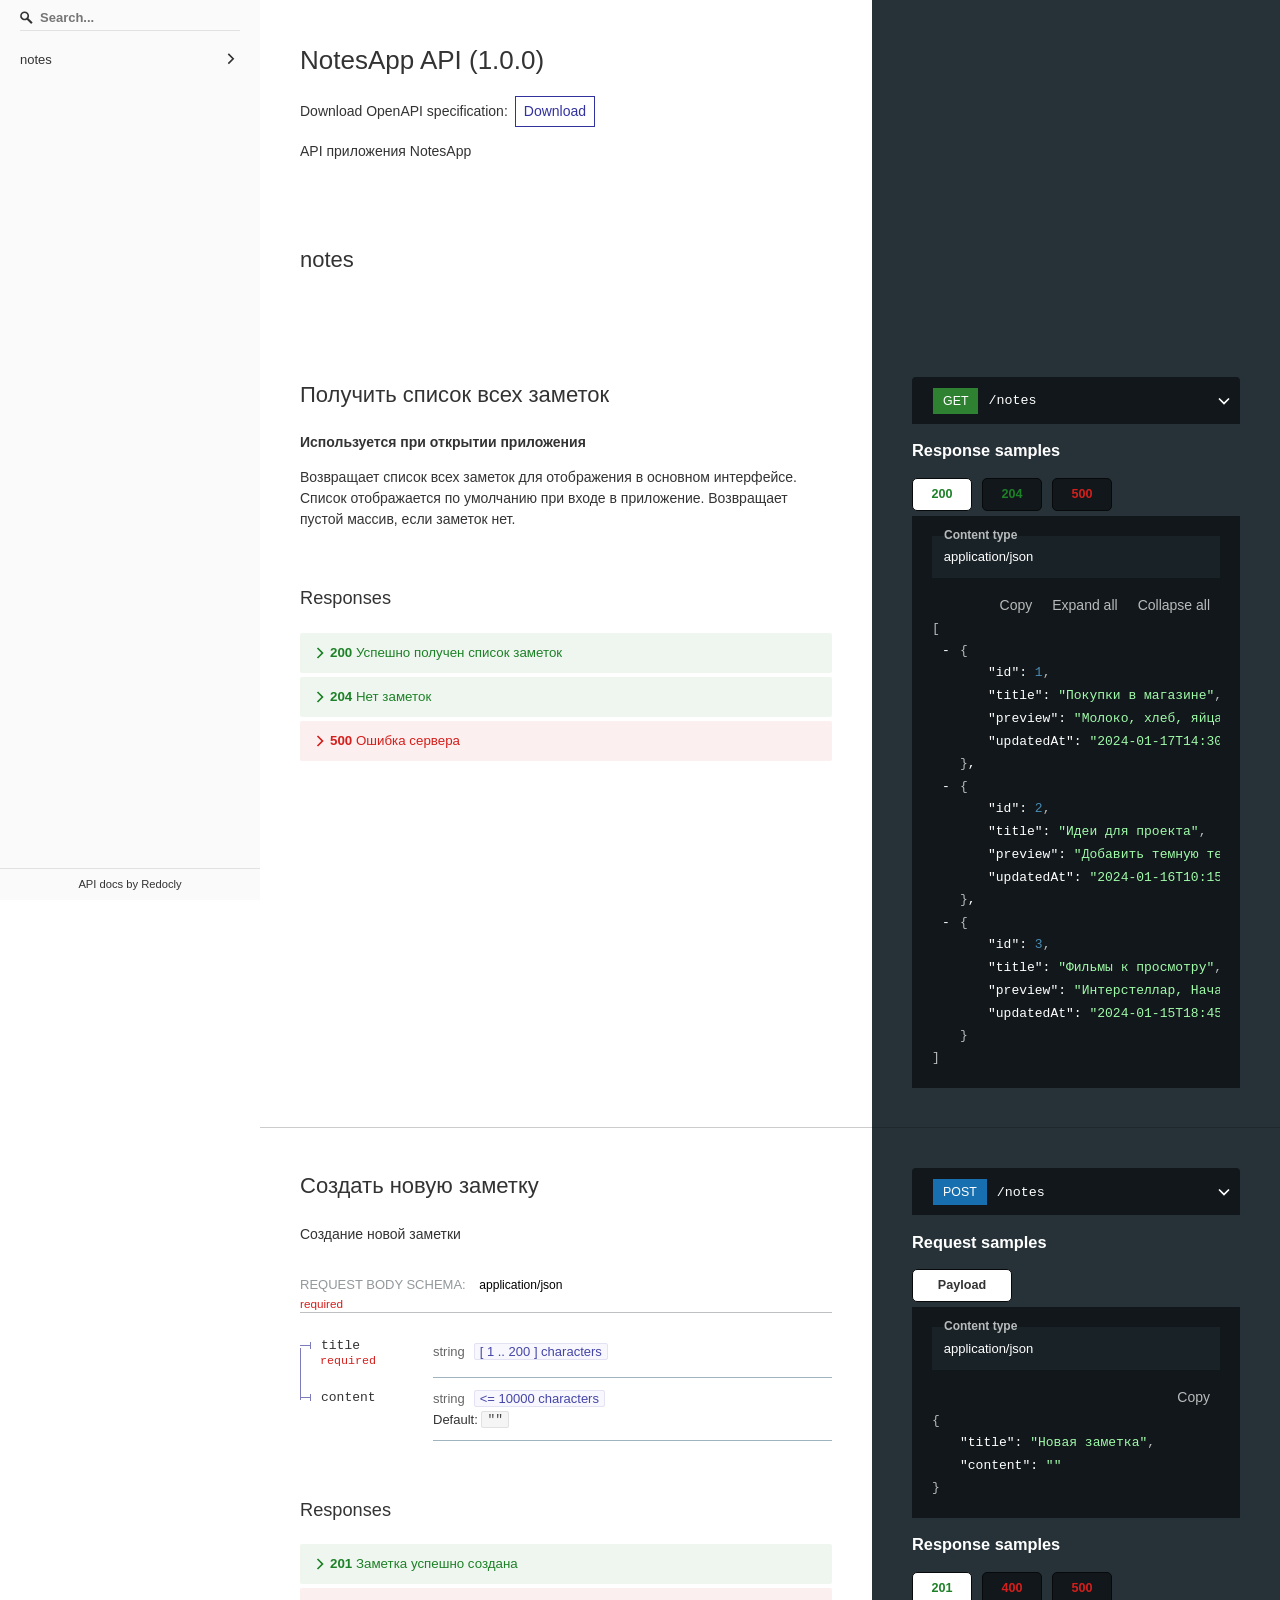
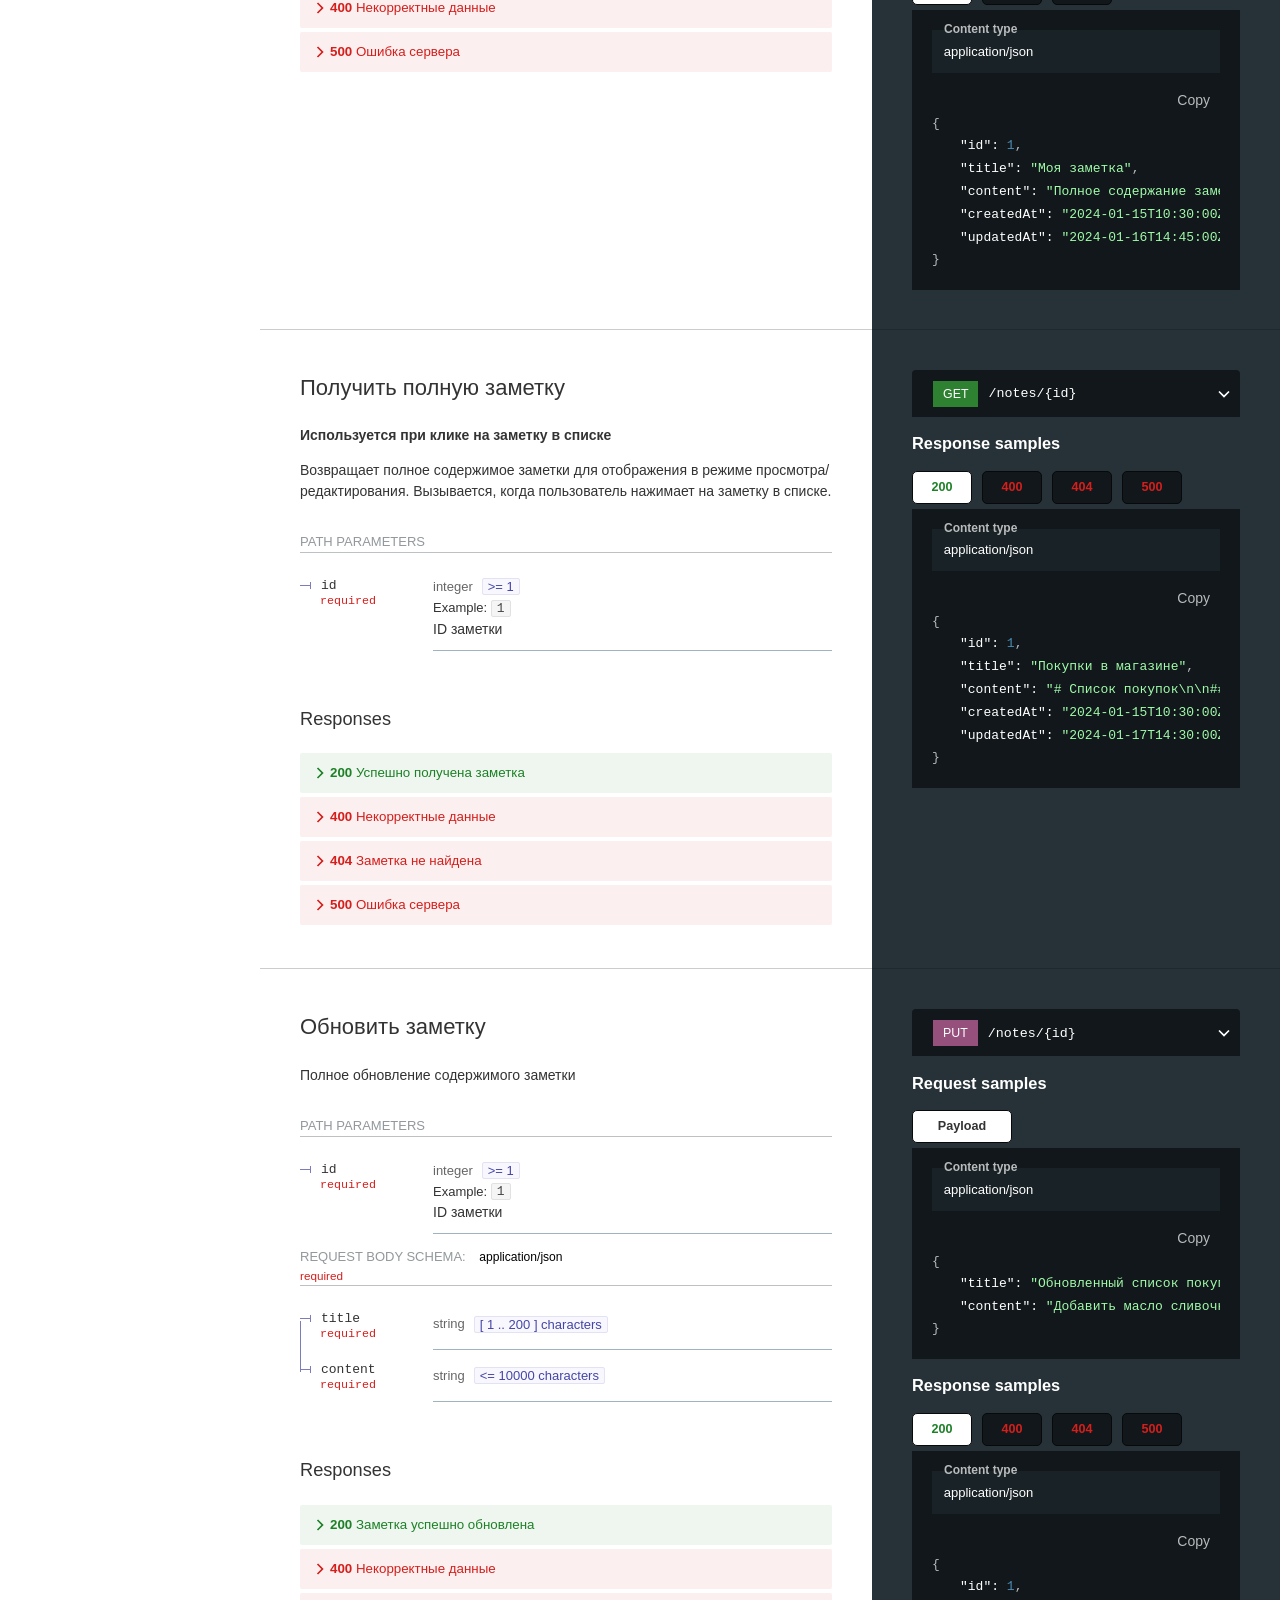
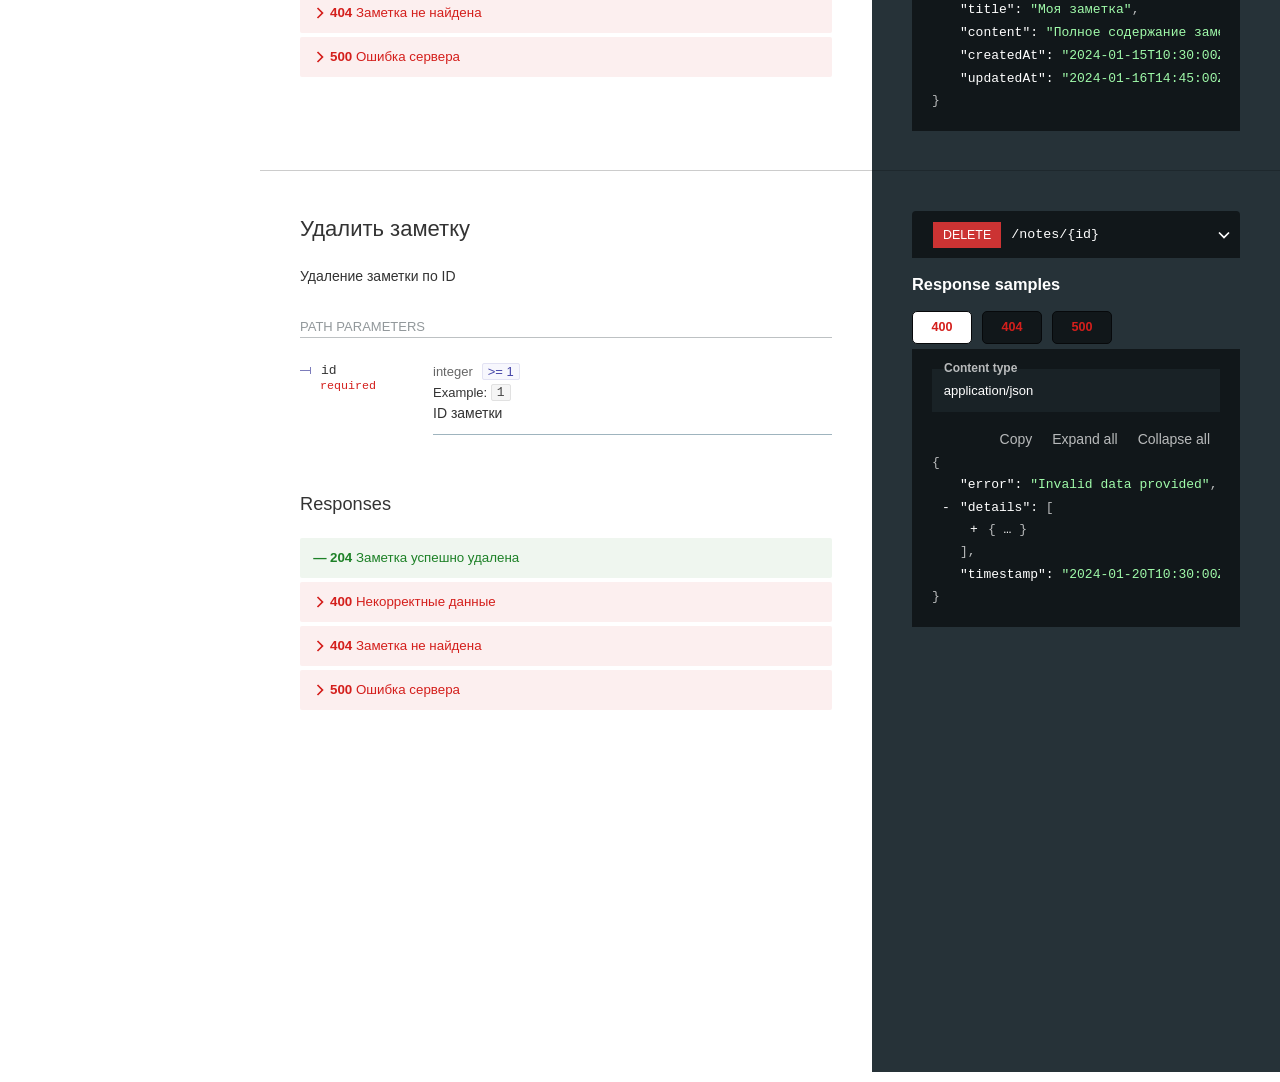
<file: api/redoc/redoc-124345ed.html>
<!DOCTYPE html>
<html lang="en">

<head>
  <meta charset="UTF-8">
  <title>Redoc</title>
  <link rel="stylesheet" type="text/css" id="slate-css" media="none" href="../../assets/stylesheets/redark.css" />
  <script src="../../assets/javascripts/redark.js" charset="UTF-8"> </script>
  <style>
    body {
      margin: 0;
      padding: 0;
    }
  </style>
</head>

<body style="background: ;">
  <div id="redoc-container"></div>
  <script src="../../assets/javascripts/redoc.standalone.js" charset="UTF-8"> </script>
  <script>
    const openapi_spec_url = "../openapi.yml";

    window.onload = function () {
      const parent_scheme = parent.scheme
      if (parent_scheme === "slate") {
        enable_dark_mode();
      } else {
        disable_dark_mode();
      }
    }

    enable_dark_mode = function(){
      document.getElementById("slate-css").media = ""
      Redoc.init(
        openapi_spec_url,
        { theme: redark },
        document.getElementById('redoc-container'),
      );
    }

    disable_dark_mode = function(){
      document.getElementById("slate-css").media = "none"
      Redoc.init(
        openapi_spec_url,
        {},
        document.getElementById('redoc-container'),
      );
    }
  </script>
</body>

</html>
</file>
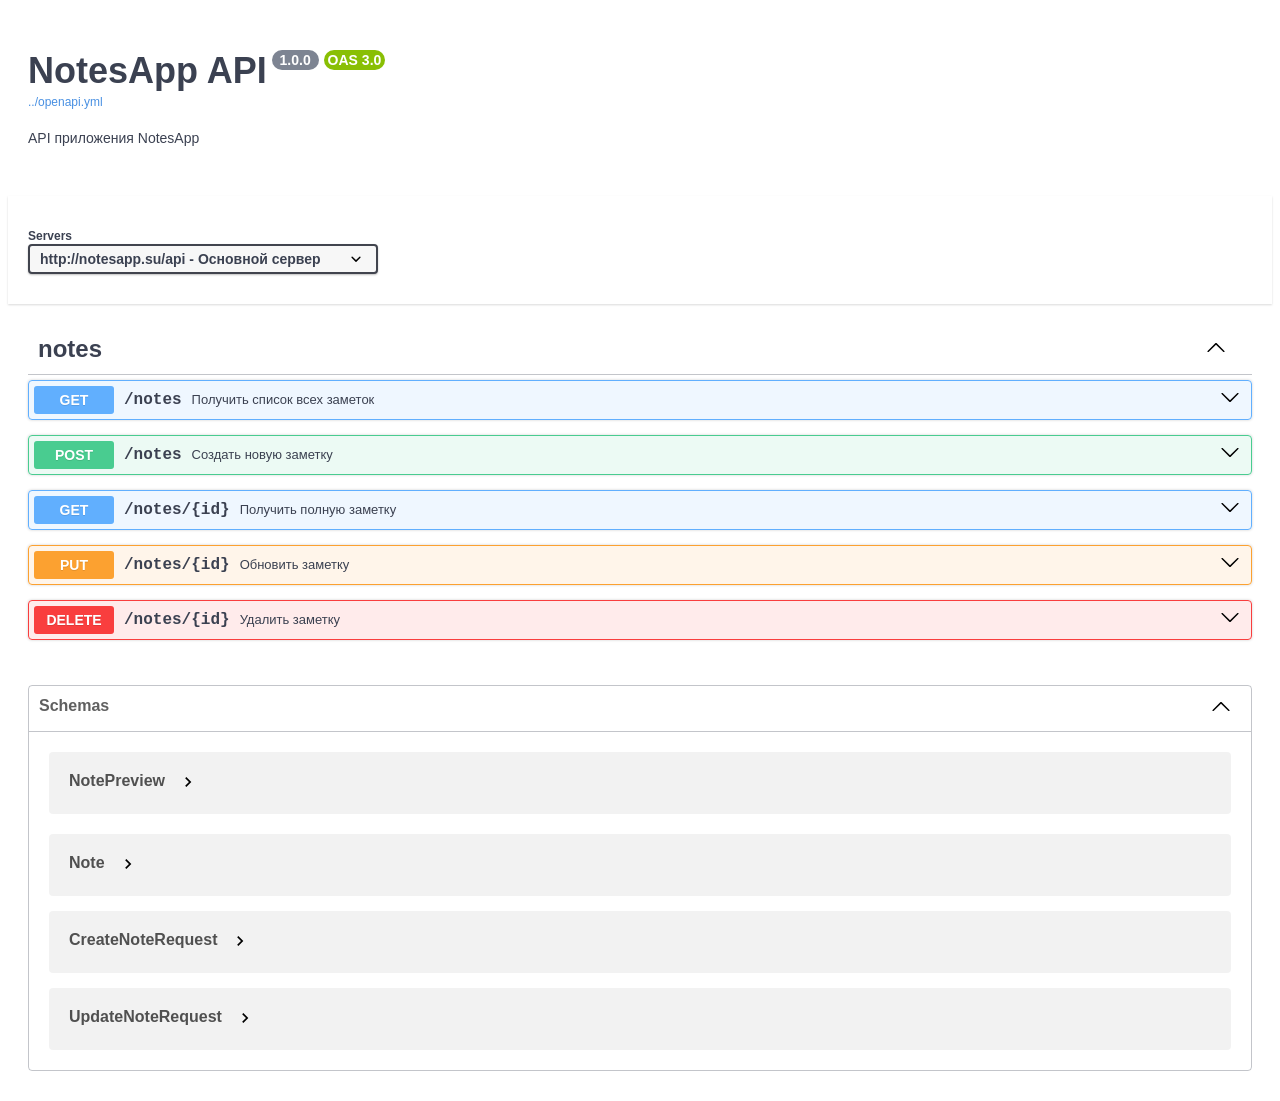
<file: api/swagger/swagger-39518cd5.html>
<!DOCTYPE html>
<html lang="en">

<head>
  <meta charset="UTF-8">
  <title>Swagger UI</title>
  <link rel="stylesheet" type="text/css" href="../../assets/stylesheets/swagger-ui.css" />
  
</head>

<body style="overflow:hidden;">
  <div id="swagger-ui"></div>
  <script src="../../assets/javascripts/swagger-ui-bundle.js" charset="UTF-8"> </script>
  <script src="../../assets/javascripts/swagger-ui-standalone-preset.js" charset="UTF-8"> </script>
  <script>
    window.onload = function () {
      
        var url = "../openapi.yml";
        
      
      window.ui = SwaggerUIBundle({
        dom_id: "#swagger-ui",
        onComplete: onComplete,
        presets: [
          SwaggerUIBundle.presets.apis,
          SwaggerUIStandalonePreset
        ],
        
        url,
        
        
        "oauth2RedirectUrl": new URL("../../assets/swagger-ui/oauth2-redirect.html",window.location.href).href,
        
        "validatorUrl": "none",
        
    "docExpansion": "list",
    "filter": false,
    "tryItOutEnabled": false,
    "supportedSubmitMethods": [
        "get",
        "put",
        "post",
        "delete",
        "options",
        "head",
        "patch",
        "trace"
    ],
    "validatorUrl": "none",
    "extra_css": [],
    "dark_scheme_name": "slate",
    "filter_files": [],
    "syntaxHighlight.theme": "agate"

      })

      

      if (parent.__init_is_dark_mode) {
          enable_dark_mode();
      }
    }

    enable_dark_mode = function(){
      document.documentElement.classList.add("dark-mode");
    }

    disable_dark_mode = function(){
      document.documentElement.classList.remove("dark-mode");
    }

    const resize_ob = new ResizeObserver(function(entries) {
      parent.update_swagger_ui_iframe_height("39518cd5");
    });

    // start observing for resizing
    resize_ob.observe(document.querySelector("body"));

    // authorize modal position
    var modal_top = 0;

    const mutation_ob = new MutationObserver(function (mutations) {
      if(mutations && mutations[0].addedNodes && mutations[0].addedNodes.length > 0){
        update_modal_top()
      }
    });

    onComplete = function(){
      // start observing for auth-wrapper after Swagger UI loaded
      const div = document.querySelector("div.auth-wrapper");
      if(div){
        mutation_ob.observe(div, {
          childList: true,
        });
      }
    }

    update_top_val = function(top){
      modal_top = top
      update_modal_top()
    }

    update_modal_top = function(){
      let modal_list = document.getElementsByClassName('modal-ux')
      if(modal_list.length > 0){
        let modal = modal_list.item(0)
        const modal_height = modal.offsetHeight
        const padding = 60
        min = parseInt(modal_height/2 + padding)
        max = document.body.scrollHeight - min + padding
        if (modal_top < min) {
          modal.style.top = `${min}px`
        } else if (modal_top > max) {
          modal.style.top = `${max}px`
        } else {
          modal.style.top = `${modal_top}px`
        }
      }
    }
  </script>
</body>

</html>
</file>
<file: assets/stylesheets/redark.css>
/* Source: https://github.com/dilanx/redark */

body {
  background-color: #1e2129;
}
  
.react-tabs__tab--selected {
  border: none !important;
  background-color: #3f3f46 !important;
}

:root {
  color-scheme: dark;
}
</file>
<file: assets/stylesheets/swagger-ui.css>
.swagger-ui{color:#3b4151;font-family:sans-serif}.swagger-ui html{line-height:1.15;-ms-text-size-adjust:100%;-webkit-text-size-adjust:100%}.swagger-ui body{margin:0}.swagger-ui article,.swagger-ui aside,.swagger-ui footer,.swagger-ui header,.swagger-ui nav,.swagger-ui section{display:block}.swagger-ui h1{font-size:2em;margin:.67em 0}.swagger-ui figcaption,.swagger-ui figure,.swagger-ui main{display:block}.swagger-ui figure{margin:1em 40px}.swagger-ui hr{box-sizing:content-box;height:0;overflow:visible}.swagger-ui pre{font-family:monospace,monospace;font-size:1em}.swagger-ui a{background-color:transparent;-webkit-text-decoration-skip:objects}.swagger-ui abbr[title]{border-bottom:none;text-decoration:underline;-webkit-text-decoration:underline dotted;text-decoration:underline dotted}.swagger-ui b,.swagger-ui strong{font-weight:inherit;font-weight:bolder}.swagger-ui code,.swagger-ui kbd,.swagger-ui samp{font-family:monospace,monospace;font-size:1em}.swagger-ui dfn{font-style:italic}.swagger-ui mark{background-color:#ff0;color:#000}.swagger-ui small{font-size:80%}.swagger-ui sub,.swagger-ui sup{font-size:75%;line-height:0;position:relative;vertical-align:baseline}.swagger-ui sub{bottom:-.25em}.swagger-ui sup{top:-.5em}.swagger-ui audio,.swagger-ui video{display:inline-block}.swagger-ui audio:not([controls]){display:none;height:0}.swagger-ui img{border-style:none}.swagger-ui svg:not(:root){overflow:hidden}.swagger-ui button,.swagger-ui input,.swagger-ui optgroup,.swagger-ui select,.swagger-ui textarea{font-family:sans-serif;font-size:100%;line-height:1.15;margin:0}.swagger-ui button,.swagger-ui input{overflow:visible}.swagger-ui button,.swagger-ui select{text-transform:none}.swagger-ui [type=reset],.swagger-ui [type=submit],.swagger-ui button,.swagger-ui html [type=button]{-webkit-appearance:button}.swagger-ui [type=button]::-moz-focus-inner,.swagger-ui [type=reset]::-moz-focus-inner,.swagger-ui [type=submit]::-moz-focus-inner,.swagger-ui button::-moz-focus-inner{border-style:none;padding:0}.swagger-ui [type=button]:-moz-focusring,.swagger-ui [type=reset]:-moz-focusring,.swagger-ui [type=submit]:-moz-focusring,.swagger-ui button:-moz-focusring{outline:1px dotted ButtonText}.swagger-ui fieldset{padding:.35em .75em .625em}.swagger-ui legend{box-sizing:border-box;color:inherit;display:table;max-width:100%;padding:0;white-space:normal}.swagger-ui progress{display:inline-block;vertical-align:baseline}.swagger-ui textarea{overflow:auto}.swagger-ui [type=checkbox],.swagger-ui [type=radio]{box-sizing:border-box;padding:0}.swagger-ui [type=number]::-webkit-inner-spin-button,.swagger-ui [type=number]::-webkit-outer-spin-button{height:auto}.swagger-ui [type=search]{-webkit-appearance:textfield;outline-offset:-2px}.swagger-ui [type=search]::-webkit-search-cancel-button,.swagger-ui [type=search]::-webkit-search-decoration{-webkit-appearance:none}.swagger-ui ::-webkit-file-upload-button{-webkit-appearance:button;font:inherit}.swagger-ui details,.swagger-ui menu{display:block}.swagger-ui summary{display:list-item}.swagger-ui canvas{display:inline-block}.swagger-ui [hidden],.swagger-ui template{display:none}.swagger-ui .debug *{outline:1px solid gold}.swagger-ui .debug-white *{outline:1px solid #fff}.swagger-ui .debug-black *{outline:1px solid #000}.swagger-ui .debug-grid{background:transparent url([data-uri]) repeat 0 0}.swagger-ui .debug-grid-16{background:transparent url([data-uri]) repeat 0 0}.swagger-ui .debug-grid-8-solid{background:#fff url([data-uri]) repeat 0 0}.swagger-ui .debug-grid-16-solid{background:#fff url([data-uri]) repeat 0 0}.swagger-ui .border-box,.swagger-ui a,.swagger-ui article,.swagger-ui body,.swagger-ui code,.swagger-ui dd,.swagger-ui div,.swagger-ui dl,.swagger-ui dt,.swagger-ui fieldset,.swagger-ui footer,.swagger-ui form,.swagger-ui h1,.swagger-ui h2,.swagger-ui h3,.swagger-ui h4,.swagger-ui h5,.swagger-ui h6,.swagger-ui header,.swagger-ui html,.swagger-ui input[type=email],.swagger-ui input[type=number],.swagger-ui input[type=password],.swagger-ui input[type=tel],.swagger-ui input[type=text],.swagger-ui input[type=url],.swagger-ui legend,.swagger-ui li,.swagger-ui main,.swagger-ui ol,.swagger-ui p,.swagger-ui pre,.swagger-ui section,.swagger-ui table,.swagger-ui td,.swagger-ui textarea,.swagger-ui th,.swagger-ui tr,.swagger-ui ul{box-sizing:border-box}.swagger-ui .aspect-ratio{height:0;position:relative}.swagger-ui .aspect-ratio--16x9{padding-bottom:56.25%}.swagger-ui .aspect-ratio--9x16{padding-bottom:177.77%}.swagger-ui .aspect-ratio--4x3{padding-bottom:75%}.swagger-ui .aspect-ratio--3x4{padding-bottom:133.33%}.swagger-ui .aspect-ratio--6x4{padding-bottom:66.6%}.swagger-ui .aspect-ratio--4x6{padding-bottom:150%}.swagger-ui .aspect-ratio--8x5{padding-bottom:62.5%}.swagger-ui .aspect-ratio--5x8{padding-bottom:160%}.swagger-ui .aspect-ratio--7x5{padding-bottom:71.42%}.swagger-ui .aspect-ratio--5x7{padding-bottom:140%}.swagger-ui .aspect-ratio--1x1{padding-bottom:100%}.swagger-ui .aspect-ratio--object{bottom:0;height:100%;left:0;position:absolute;right:0;top:0;width:100%;z-index:100}@media screen and (min-width:30em){.swagger-ui .aspect-ratio-ns{height:0;position:relative}.swagger-ui .aspect-ratio--16x9-ns{padding-bottom:56.25%}.swagger-ui .aspect-ratio--9x16-ns{padding-bottom:177.77%}.swagger-ui .aspect-ratio--4x3-ns{padding-bottom:75%}.swagger-ui .aspect-ratio--3x4-ns{padding-bottom:133.33%}.swagger-ui .aspect-ratio--6x4-ns{padding-bottom:66.6%}.swagger-ui .aspect-ratio--4x6-ns{padding-bottom:150%}.swagger-ui .aspect-ratio--8x5-ns{padding-bottom:62.5%}.swagger-ui .aspect-ratio--5x8-ns{padding-bottom:160%}.swagger-ui .aspect-ratio--7x5-ns{padding-bottom:71.42%}.swagger-ui .aspect-ratio--5x7-ns{padding-bottom:140%}.swagger-ui .aspect-ratio--1x1-ns{padding-bottom:100%}.swagger-ui .aspect-ratio--object-ns{bottom:0;height:100%;left:0;position:absolute;right:0;top:0;width:100%;z-index:100}}@media screen and (min-width:30em)and (max-width:60em){.swagger-ui .aspect-ratio-m{height:0;position:relative}.swagger-ui .aspect-ratio--16x9-m{padding-bottom:56.25%}.swagger-ui .aspect-ratio--9x16-m{padding-bottom:177.77%}.swagger-ui .aspect-ratio--4x3-m{padding-bottom:75%}.swagger-ui .aspect-ratio--3x4-m{padding-bottom:133.33%}.swagger-ui .aspect-ratio--6x4-m{padding-bottom:66.6%}.swagger-ui .aspect-ratio--4x6-m{padding-bottom:150%}.swagger-ui .aspect-ratio--8x5-m{padding-bottom:62.5%}.swagger-ui .aspect-ratio--5x8-m{padding-bottom:160%}.swagger-ui .aspect-ratio--7x5-m{padding-bottom:71.42%}.swagger-ui .aspect-ratio--5x7-m{padding-bottom:140%}.swagger-ui .aspect-ratio--1x1-m{padding-bottom:100%}.swagger-ui .aspect-ratio--object-m{bottom:0;height:100%;left:0;position:absolute;right:0;top:0;width:100%;z-index:100}}@media screen and (min-width:60em){.swagger-ui .aspect-ratio-l{height:0;position:relative}.swagger-ui .aspect-ratio--16x9-l{padding-bottom:56.25%}.swagger-ui .aspect-ratio--9x16-l{padding-bottom:177.77%}.swagger-ui .aspect-ratio--4x3-l{padding-bottom:75%}.swagger-ui .aspect-ratio--3x4-l{padding-bottom:133.33%}.swagger-ui .aspect-ratio--6x4-l{padding-bottom:66.6%}.swagger-ui .aspect-ratio--4x6-l{padding-bottom:150%}.swagger-ui .aspect-ratio--8x5-l{padding-bottom:62.5%}.swagger-ui .aspect-ratio--5x8-l{padding-bottom:160%}.swagger-ui .aspect-ratio--7x5-l{padding-bottom:71.42%}.swagger-ui .aspect-ratio--5x7-l{padding-bottom:140%}.swagger-ui .aspect-ratio--1x1-l{padding-bottom:100%}.swagger-ui .aspect-ratio--object-l{bottom:0;height:100%;left:0;position:absolute;right:0;top:0;width:100%;z-index:100}}.swagger-ui img{max-width:100%}.swagger-ui .cover{background-size:cover!important}.swagger-ui .contain{background-size:contain!important}@media screen and (min-width:30em){.swagger-ui .cover-ns{background-size:cover!important}.swagger-ui .contain-ns{background-size:contain!important}}@media screen and (min-width:30em)and (max-width:60em){.swagger-ui .cover-m{background-size:cover!important}.swagger-ui .contain-m{background-size:contain!important}}@media screen and (min-width:60em){.swagger-ui .cover-l{background-size:cover!important}.swagger-ui .contain-l{background-size:contain!important}}.swagger-ui .bg-center{background-position:50%;background-repeat:no-repeat}.swagger-ui .bg-top{background-position:top;background-repeat:no-repeat}.swagger-ui .bg-right{background-position:100%;background-repeat:no-repeat}.swagger-ui .bg-bottom{background-position:bottom;background-repeat:no-repeat}.swagger-ui .bg-left{background-position:0;background-repeat:no-repeat}@media screen and (min-width:30em){.swagger-ui .bg-center-ns{background-position:50%;background-repeat:no-repeat}.swagger-ui .bg-top-ns{background-position:top;background-repeat:no-repeat}.swagger-ui .bg-right-ns{background-position:100%;background-repeat:no-repeat}.swagger-ui .bg-bottom-ns{background-position:bottom;background-repeat:no-repeat}.swagger-ui .bg-left-ns{background-position:0;background-repeat:no-repeat}}@media screen and (min-width:30em)and (max-width:60em){.swagger-ui .bg-center-m{background-position:50%;background-repeat:no-repeat}.swagger-ui .bg-top-m{background-position:top;background-repeat:no-repeat}.swagger-ui .bg-right-m{background-position:100%;background-repeat:no-repeat}.swagger-ui .bg-bottom-m{background-position:bottom;background-repeat:no-repeat}.swagger-ui .bg-left-m{background-position:0;background-repeat:no-repeat}}@media screen and (min-width:60em){.swagger-ui .bg-center-l{background-position:50%;background-repeat:no-repeat}.swagger-ui .bg-top-l{background-position:top;background-repeat:no-repeat}.swagger-ui .bg-right-l{background-position:100%;background-repeat:no-repeat}.swagger-ui .bg-bottom-l{background-position:bottom;background-repeat:no-repeat}.swagger-ui .bg-left-l{background-position:0;background-repeat:no-repeat}}.swagger-ui .outline{outline:1px solid}.swagger-ui .outline-transparent{outline:1px solid transparent}.swagger-ui .outline-0{outline:0}@media screen and (min-width:30em){.swagger-ui .outline-ns{outline:1px solid}.swagger-ui .outline-transparent-ns{outline:1px solid transparent}.swagger-ui .outline-0-ns{outline:0}}@media screen and (min-width:30em)and (max-width:60em){.swagger-ui .outline-m{outline:1px solid}.swagger-ui .outline-transparent-m{outline:1px solid transparent}.swagger-ui .outline-0-m{outline:0}}@media screen and (min-width:60em){.swagger-ui .outline-l{outline:1px solid}.swagger-ui .outline-transparent-l{outline:1px solid transparent}.swagger-ui .outline-0-l{outline:0}}.swagger-ui .ba{border-style:solid;border-width:1px}.swagger-ui .bt{border-top-style:solid;border-top-width:1px}.swagger-ui .br{border-right-style:solid;border-right-width:1px}.swagger-ui .bb{border-bottom-style:solid;border-bottom-width:1px}.swagger-ui .bl{border-left-style:solid;border-left-width:1px}.swagger-ui .bn{border-style:none;border-width:0}@media screen and (min-width:30em){.swagger-ui .ba-ns{border-style:solid;border-width:1px}.swagger-ui .bt-ns{border-top-style:solid;border-top-width:1px}.swagger-ui .br-ns{border-right-style:solid;border-right-width:1px}.swagger-ui .bb-ns{border-bottom-style:solid;border-bottom-width:1px}.swagger-ui .bl-ns{border-left-style:solid;border-left-width:1px}.swagger-ui .bn-ns{border-style:none;border-width:0}}@media screen and (min-width:30em)and (max-width:60em){.swagger-ui .ba-m{border-style:solid;border-width:1px}.swagger-ui .bt-m{border-top-style:solid;border-top-width:1px}.swagger-ui .br-m{border-right-style:solid;border-right-width:1px}.swagger-ui .bb-m{border-bottom-style:solid;border-bottom-width:1px}.swagger-ui .bl-m{border-left-style:solid;border-left-width:1px}.swagger-ui .bn-m{border-style:none;border-width:0}}@media screen and (min-width:60em){.swagger-ui .ba-l{border-style:solid;border-width:1px}.swagger-ui .bt-l{border-top-style:solid;border-top-width:1px}.swagger-ui .br-l{border-right-style:solid;border-right-width:1px}.swagger-ui .bb-l{border-bottom-style:solid;border-bottom-width:1px}.swagger-ui .bl-l{border-left-style:solid;border-left-width:1px}.swagger-ui .bn-l{border-style:none;border-width:0}}.swagger-ui .b--black{border-color:#000}.swagger-ui .b--near-black{border-color:#111}.swagger-ui .b--dark-gray{border-color:#333}.swagger-ui .b--mid-gray{border-color:#555}.swagger-ui .b--gray{border-color:#777}.swagger-ui .b--silver{border-color:#999}.swagger-ui .b--light-silver{border-color:#aaa}.swagger-ui .b--moon-gray{border-color:#ccc}.swagger-ui .b--light-gray{border-color:#eee}.swagger-ui .b--near-white{border-color:#f4f4f4}.swagger-ui .b--white{border-color:#fff}.swagger-ui .b--white-90{border-color:hsla(0,0%,100%,.9)}.swagger-ui .b--white-80{border-color:hsla(0,0%,100%,.8)}.swagger-ui .b--white-70{border-color:hsla(0,0%,100%,.7)}.swagger-ui .b--white-60{border-color:hsla(0,0%,100%,.6)}.swagger-ui .b--white-50{border-color:hsla(0,0%,100%,.5)}.swagger-ui .b--white-40{border-color:hsla(0,0%,100%,.4)}.swagger-ui .b--white-30{border-color:hsla(0,0%,100%,.3)}.swagger-ui .b--white-20{border-color:hsla(0,0%,100%,.2)}.swagger-ui .b--white-10{border-color:hsla(0,0%,100%,.1)}.swagger-ui .b--white-05{border-color:hsla(0,0%,100%,.05)}.swagger-ui .b--white-025{border-color:hsla(0,0%,100%,.025)}.swagger-ui .b--white-0125{border-color:hsla(0,0%,100%,.013)}.swagger-ui .b--black-90{border-color:rgba(0,0,0,.9)}.swagger-ui .b--black-80{border-color:rgba(0,0,0,.8)}.swagger-ui .b--black-70{border-color:rgba(0,0,0,.7)}.swagger-ui .b--black-60{border-color:rgba(0,0,0,.6)}.swagger-ui .b--black-50{border-color:rgba(0,0,0,.5)}.swagger-ui .b--black-40{border-color:rgba(0,0,0,.4)}.swagger-ui .b--black-30{border-color:rgba(0,0,0,.3)}.swagger-ui .b--black-20{border-color:rgba(0,0,0,.2)}.swagger-ui .b--black-10{border-color:rgba(0,0,0,.1)}.swagger-ui .b--black-05{border-color:rgba(0,0,0,.05)}.swagger-ui .b--black-025{border-color:rgba(0,0,0,.025)}.swagger-ui .b--black-0125{border-color:rgba(0,0,0,.013)}.swagger-ui .b--dark-red{border-color:#e7040f}.swagger-ui .b--red{border-color:#ff4136}.swagger-ui .b--light-red{border-color:#ff725c}.swagger-ui .b--orange{border-color:#ff6300}.swagger-ui .b--gold{border-color:#ffb700}.swagger-ui .b--yellow{border-color:gold}.swagger-ui .b--light-yellow{border-color:#fbf1a9}.swagger-ui .b--purple{border-color:#5e2ca5}.swagger-ui .b--light-purple{border-color:#a463f2}.swagger-ui .b--dark-pink{border-color:#d5008f}.swagger-ui .b--hot-pink{border-color:#ff41b4}.swagger-ui .b--pink{border-color:#ff80cc}.swagger-ui .b--light-pink{border-color:#ffa3d7}.swagger-ui .b--dark-green{border-color:#137752}.swagger-ui .b--green{border-color:#19a974}.swagger-ui .b--light-green{border-color:#9eebcf}.swagger-ui .b--navy{border-color:#001b44}.swagger-ui .b--dark-blue{border-color:#00449e}.swagger-ui .b--blue{border-color:#357edd}.swagger-ui .b--light-blue{border-color:#96ccff}.swagger-ui .b--lightest-blue{border-color:#cdecff}.swagger-ui .b--washed-blue{border-color:#f6fffe}.swagger-ui .b--washed-green{border-color:#e8fdf5}.swagger-ui .b--washed-yellow{border-color:#fffceb}.swagger-ui .b--washed-red{border-color:#ffdfdf}.swagger-ui .b--transparent{border-color:transparent}.swagger-ui .b--inherit{border-color:inherit}.swagger-ui .br0{border-radius:0}.swagger-ui .br1{border-radius:.125rem}.swagger-ui .br2{border-radius:.25rem}.swagger-ui .br3{border-radius:.5rem}.swagger-ui .br4{border-radius:1rem}.swagger-ui .br-100{border-radius:100%}.swagger-ui .br-pill{border-radius:9999px}.swagger-ui .br--bottom{border-top-left-radius:0;border-top-right-radius:0}.swagger-ui .br--top{border-bottom-left-radius:0;border-bottom-right-radius:0}.swagger-ui .br--right{border-bottom-left-radius:0;border-top-left-radius:0}.swagger-ui .br--left{border-bottom-right-radius:0;border-top-right-radius:0}@media screen and (min-width:30em){.swagger-ui .br0-ns{border-radius:0}.swagger-ui .br1-ns{border-radius:.125rem}.swagger-ui .br2-ns{border-radius:.25rem}.swagger-ui .br3-ns{border-radius:.5rem}.swagger-ui .br4-ns{border-radius:1rem}.swagger-ui .br-100-ns{border-radius:100%}.swagger-ui .br-pill-ns{border-radius:9999px}.swagger-ui .br--bottom-ns{border-top-left-radius:0;border-top-right-radius:0}.swagger-ui .br--top-ns{border-bottom-left-radius:0;border-bottom-right-radius:0}.swagger-ui .br--right-ns{border-bottom-left-radius:0;border-top-left-radius:0}.swagger-ui .br--left-ns{border-bottom-right-radius:0;border-top-right-radius:0}}@media screen and (min-width:30em)and (max-width:60em){.swagger-ui .br0-m{border-radius:0}.swagger-ui .br1-m{border-radius:.125rem}.swagger-ui .br2-m{border-radius:.25rem}.swagger-ui .br3-m{border-radius:.5rem}.swagger-ui .br4-m{border-radius:1rem}.swagger-ui .br-100-m{border-radius:100%}.swagger-ui .br-pill-m{border-radius:9999px}.swagger-ui .br--bottom-m{border-top-left-radius:0;border-top-right-radius:0}.swagger-ui .br--top-m{border-bottom-left-radius:0;border-bottom-right-radius:0}.swagger-ui .br--right-m{border-bottom-left-radius:0;border-top-left-radius:0}.swagger-ui .br--left-m{border-bottom-right-radius:0;border-top-right-radius:0}}@media screen and (min-width:60em){.swagger-ui .br0-l{border-radius:0}.swagger-ui .br1-l{border-radius:.125rem}.swagger-ui .br2-l{border-radius:.25rem}.swagger-ui .br3-l{border-radius:.5rem}.swagger-ui .br4-l{border-radius:1rem}.swagger-ui .br-100-l{border-radius:100%}.swagger-ui .br-pill-l{border-radius:9999px}.swagger-ui .br--bottom-l{border-top-left-radius:0;border-top-right-radius:0}.swagger-ui .br--top-l{border-bottom-left-radius:0;border-bottom-right-radius:0}.swagger-ui .br--right-l{border-bottom-left-radius:0;border-top-left-radius:0}.swagger-ui .br--left-l{border-bottom-right-radius:0;border-top-right-radius:0}}.swagger-ui .b--dotted{border-style:dotted}.swagger-ui .b--dashed{border-style:dashed}.swagger-ui .b--solid{border-style:solid}.swagger-ui .b--none{border-style:none}@media screen and (min-width:30em){.swagger-ui .b--dotted-ns{border-style:dotted}.swagger-ui .b--dashed-ns{border-style:dashed}.swagger-ui .b--solid-ns{border-style:solid}.swagger-ui .b--none-ns{border-style:none}}@media screen and (min-width:30em)and (max-width:60em){.swagger-ui .b--dotted-m{border-style:dotted}.swagger-ui .b--dashed-m{border-style:dashed}.swagger-ui .b--solid-m{border-style:solid}.swagger-ui .b--none-m{border-style:none}}@media screen and (min-width:60em){.swagger-ui .b--dotted-l{border-style:dotted}.swagger-ui .b--dashed-l{border-style:dashed}.swagger-ui .b--solid-l{border-style:solid}.swagger-ui .b--none-l{border-style:none}}.swagger-ui .bw0{border-width:0}.swagger-ui .bw1{border-width:.125rem}.swagger-ui .bw2{border-width:.25rem}.swagger-ui .bw3{border-width:.5rem}.swagger-ui .bw4{border-width:1rem}.swagger-ui .bw5{border-width:2rem}.swagger-ui .bt-0{border-top-width:0}.swagger-ui .br-0{border-right-width:0}.swagger-ui .bb-0{border-bottom-width:0}.swagger-ui .bl-0{border-left-width:0}@media screen and (min-width:30em){.swagger-ui .bw0-ns{border-width:0}.swagger-ui .bw1-ns{border-width:.125rem}.swagger-ui .bw2-ns{border-width:.25rem}.swagger-ui .bw3-ns{border-width:.5rem}.swagger-ui .bw4-ns{border-width:1rem}.swagger-ui .bw5-ns{border-width:2rem}.swagger-ui .bt-0-ns{border-top-width:0}.swagger-ui .br-0-ns{border-right-width:0}.swagger-ui .bb-0-ns{border-bottom-width:0}.swagger-ui .bl-0-ns{border-left-width:0}}@media screen and (min-width:30em)and (max-width:60em){.swagger-ui .bw0-m{border-width:0}.swagger-ui .bw1-m{border-width:.125rem}.swagger-ui .bw2-m{border-width:.25rem}.swagger-ui .bw3-m{border-width:.5rem}.swagger-ui .bw4-m{border-width:1rem}.swagger-ui .bw5-m{border-width:2rem}.swagger-ui .bt-0-m{border-top-width:0}.swagger-ui .br-0-m{border-right-width:0}.swagger-ui .bb-0-m{border-bottom-width:0}.swagger-ui .bl-0-m{border-left-width:0}}@media screen and (min-width:60em){.swagger-ui .bw0-l{border-width:0}.swagger-ui .bw1-l{border-width:.125rem}.swagger-ui .bw2-l{border-width:.25rem}.swagger-ui .bw3-l{border-width:.5rem}.swagger-ui .bw4-l{border-width:1rem}.swagger-ui .bw5-l{border-width:2rem}.swagger-ui .bt-0-l{border-top-width:0}.swagger-ui .br-0-l{border-right-width:0}.swagger-ui .bb-0-l{border-bottom-width:0}.swagger-ui .bl-0-l{border-left-width:0}}.swagger-ui .shadow-1{box-shadow:0 0 4px 2px rgba(0,0,0,.2)}.swagger-ui .shadow-2{box-shadow:0 0 8px 2px rgba(0,0,0,.2)}.swagger-ui .shadow-3{box-shadow:2px 2px 4px 2px rgba(0,0,0,.2)}.swagger-ui .shadow-4{box-shadow:2px 2px 8px 0 rgba(0,0,0,.2)}.swagger-ui .shadow-5{box-shadow:4px 4px 8px 0 rgba(0,0,0,.2)}@media screen and (min-width:30em){.swagger-ui .shadow-1-ns{box-shadow:0 0 4px 2px rgba(0,0,0,.2)}.swagger-ui .shadow-2-ns{box-shadow:0 0 8px 2px rgba(0,0,0,.2)}.swagger-ui .shadow-3-ns{box-shadow:2px 2px 4px 2px rgba(0,0,0,.2)}.swagger-ui .shadow-4-ns{box-shadow:2px 2px 8px 0 rgba(0,0,0,.2)}.swagger-ui .shadow-5-ns{box-shadow:4px 4px 8px 0 rgba(0,0,0,.2)}}@media screen and (min-width:30em)and (max-width:60em){.swagger-ui .shadow-1-m{box-shadow:0 0 4px 2px rgba(0,0,0,.2)}.swagger-ui .shadow-2-m{box-shadow:0 0 8px 2px rgba(0,0,0,.2)}.swagger-ui .shadow-3-m{box-shadow:2px 2px 4px 2px rgba(0,0,0,.2)}.swagger-ui .shadow-4-m{box-shadow:2px 2px 8px 0 rgba(0,0,0,.2)}.swagger-ui .shadow-5-m{box-shadow:4px 4px 8px 0 rgba(0,0,0,.2)}}@media screen and (min-width:60em){.swagger-ui .shadow-1-l{box-shadow:0 0 4px 2px rgba(0,0,0,.2)}.swagger-ui .shadow-2-l{box-shadow:0 0 8px 2px rgba(0,0,0,.2)}.swagger-ui .shadow-3-l{box-shadow:2px 2px 4px 2px rgba(0,0,0,.2)}.swagger-ui .shadow-4-l{box-shadow:2px 2px 8px 0 rgba(0,0,0,.2)}.swagger-ui .shadow-5-l{box-shadow:4px 4px 8px 0 rgba(0,0,0,.2)}}.swagger-ui .pre{overflow-x:auto;overflow-y:hidden;overflow:scroll}.swagger-ui .top-0{top:0}.swagger-ui .right-0{right:0}.swagger-ui .bottom-0{bottom:0}.swagger-ui .left-0{left:0}.swagger-ui .top-1{top:1rem}.swagger-ui .right-1{right:1rem}.swagger-ui .bottom-1{bottom:1rem}.swagger-ui .left-1{left:1rem}.swagger-ui .top-2{top:2rem}.swagger-ui .right-2{right:2rem}.swagger-ui .bottom-2{bottom:2rem}.swagger-ui .left-2{left:2rem}.swagger-ui .top--1{top:-1rem}.swagger-ui .right--1{right:-1rem}.swagger-ui .bottom--1{bottom:-1rem}.swagger-ui .left--1{left:-1rem}.swagger-ui .top--2{top:-2rem}.swagger-ui .right--2{right:-2rem}.swagger-ui .bottom--2{bottom:-2rem}.swagger-ui .left--2{left:-2rem}.swagger-ui .absolute--fill{bottom:0;left:0;right:0;top:0}@media screen and (min-width:30em){.swagger-ui .top-0-ns{top:0}.swagger-ui .left-0-ns{left:0}.swagger-ui .right-0-ns{right:0}.swagger-ui .bottom-0-ns{bottom:0}.swagger-ui .top-1-ns{top:1rem}.swagger-ui .left-1-ns{left:1rem}.swagger-ui .right-1-ns{right:1rem}.swagger-ui .bottom-1-ns{bottom:1rem}.swagger-ui .top-2-ns{top:2rem}.swagger-ui .left-2-ns{left:2rem}.swagger-ui .right-2-ns{right:2rem}.swagger-ui .bottom-2-ns{bottom:2rem}.swagger-ui .top--1-ns{top:-1rem}.swagger-ui .right--1-ns{right:-1rem}.swagger-ui .bottom--1-ns{bottom:-1rem}.swagger-ui .left--1-ns{left:-1rem}.swagger-ui .top--2-ns{top:-2rem}.swagger-ui .right--2-ns{right:-2rem}.swagger-ui .bottom--2-ns{bottom:-2rem}.swagger-ui .left--2-ns{left:-2rem}.swagger-ui .absolute--fill-ns{bottom:0;left:0;right:0;top:0}}@media screen and (min-width:30em)and (max-width:60em){.swagger-ui .top-0-m{top:0}.swagger-ui .left-0-m{left:0}.swagger-ui .right-0-m{right:0}.swagger-ui .bottom-0-m{bottom:0}.swagger-ui .top-1-m{top:1rem}.swagger-ui .left-1-m{left:1rem}.swagger-ui .right-1-m{right:1rem}.swagger-ui .bottom-1-m{bottom:1rem}.swagger-ui .top-2-m{top:2rem}.swagger-ui .left-2-m{left:2rem}.swagger-ui .right-2-m{right:2rem}.swagger-ui .bottom-2-m{bottom:2rem}.swagger-ui .top--1-m{top:-1rem}.swagger-ui .right--1-m{right:-1rem}.swagger-ui .bottom--1-m{bottom:-1rem}.swagger-ui .left--1-m{left:-1rem}.swagger-ui .top--2-m{top:-2rem}.swagger-ui .right--2-m{right:-2rem}.swagger-ui .bottom--2-m{bottom:-2rem}.swagger-ui .left--2-m{left:-2rem}.swagger-ui .absolute--fill-m{bottom:0;left:0;right:0;top:0}}@media screen and (min-width:60em){.swagger-ui .top-0-l{top:0}.swagger-ui .left-0-l{left:0}.swagger-ui .right-0-l{right:0}.swagger-ui .bottom-0-l{bottom:0}.swagger-ui .top-1-l{top:1rem}.swagger-ui .left-1-l{left:1rem}.swagger-ui .right-1-l{right:1rem}.swagger-ui .bottom-1-l{bottom:1rem}.swagger-ui .top-2-l{top:2rem}.swagger-ui .left-2-l{left:2rem}.swagger-ui .right-2-l{right:2rem}.swagger-ui .bottom-2-l{bottom:2rem}.swagger-ui .top--1-l{top:-1rem}.swagger-ui .right--1-l{right:-1rem}.swagger-ui .bottom--1-l{bottom:-1rem}.swagger-ui .left--1-l{left:-1rem}.swagger-ui .top--2-l{top:-2rem}.swagger-ui .right--2-l{right:-2rem}.swagger-ui .bottom--2-l{bottom:-2rem}.swagger-ui .left--2-l{left:-2rem}.swagger-ui .absolute--fill-l{bottom:0;left:0;right:0;top:0}}.swagger-ui .cf:after,.swagger-ui .cf:before{content:" ";display:table}.swagger-ui .cf:after{clear:both}.swagger-ui .cf{zoom:1}.swagger-ui .cl{clear:left}.swagger-ui .cr{clear:right}.swagger-ui .cb{clear:both}.swagger-ui .cn{clear:none}@media screen and (min-width:30em){.swagger-ui .cl-ns{clear:left}.swagger-ui .cr-ns{clear:right}.swagger-ui .cb-ns{clear:both}.swagger-ui .cn-ns{clear:none}}@media screen and (min-width:30em)and (max-width:60em){.swagger-ui .cl-m{clear:left}.swagger-ui .cr-m{clear:right}.swagger-ui .cb-m{clear:both}.swagger-ui .cn-m{clear:none}}@media screen and (min-width:60em){.swagger-ui .cl-l{clear:left}.swagger-ui .cr-l{clear:right}.swagger-ui .cb-l{clear:both}.swagger-ui .cn-l{clear:none}}.swagger-ui .flex{display:flex}.swagger-ui .inline-flex{display:inline-flex}.swagger-ui .flex-auto{flex:1 1 auto;min-height:0;min-width:0}.swagger-ui .flex-none{flex:none}.swagger-ui .flex-column{flex-direction:column}.swagger-ui .flex-row{flex-direction:row}.swagger-ui .flex-wrap{flex-wrap:wrap}.swagger-ui .flex-nowrap{flex-wrap:nowrap}.swagger-ui .flex-wrap-reverse{flex-wrap:wrap-reverse}.swagger-ui .flex-column-reverse{flex-direction:column-reverse}.swagger-ui .flex-row-reverse{flex-direction:row-reverse}.swagger-ui .items-start{align-items:flex-start}.swagger-ui .items-end{align-items:flex-end}.swagger-ui .items-center{align-items:center}.swagger-ui .items-baseline{align-items:baseline}.swagger-ui .items-stretch{align-items:stretch}.swagger-ui .self-start{align-self:flex-start}.swagger-ui .self-end{align-self:flex-end}.swagger-ui .self-center{align-self:center}.swagger-ui .self-baseline{align-self:baseline}.swagger-ui .self-stretch{align-self:stretch}.swagger-ui .justify-start{justify-content:flex-start}.swagger-ui .justify-end{justify-content:flex-end}.swagger-ui .justify-center{justify-content:center}.swagger-ui .justify-between{justify-content:space-between}.swagger-ui .justify-around{justify-content:space-around}.swagger-ui .content-start{align-content:flex-start}.swagger-ui .content-end{align-content:flex-end}.swagger-ui .content-center{align-content:center}.swagger-ui .content-between{align-content:space-between}.swagger-ui .content-around{align-content:space-around}.swagger-ui .content-stretch{align-content:stretch}.swagger-ui .order-0{order:0}.swagger-ui .order-1{order:1}.swagger-ui .order-2{order:2}.swagger-ui .order-3{order:3}.swagger-ui .order-4{order:4}.swagger-ui .order-5{order:5}.swagger-ui .order-6{order:6}.swagger-ui .order-7{order:7}.swagger-ui .order-8{order:8}.swagger-ui .order-last{order:99999}.swagger-ui .flex-grow-0{flex-grow:0}.swagger-ui .flex-grow-1{flex-grow:1}.swagger-ui .flex-shrink-0{flex-shrink:0}.swagger-ui .flex-shrink-1{flex-shrink:1}@media screen and (min-width:30em){.swagger-ui .flex-ns{display:flex}.swagger-ui .inline-flex-ns{display:inline-flex}.swagger-ui .flex-auto-ns{flex:1 1 auto;min-height:0;min-width:0}.swagger-ui .flex-none-ns{flex:none}.swagger-ui .flex-column-ns{flex-direction:column}.swagger-ui .flex-row-ns{flex-direction:row}.swagger-ui .flex-wrap-ns{flex-wrap:wrap}.swagger-ui .flex-nowrap-ns{flex-wrap:nowrap}.swagger-ui .flex-wrap-reverse-ns{flex-wrap:wrap-reverse}.swagger-ui .flex-column-reverse-ns{flex-direction:column-reverse}.swagger-ui .flex-row-reverse-ns{flex-direction:row-reverse}.swagger-ui .items-start-ns{align-items:flex-start}.swagger-ui .items-end-ns{align-items:flex-end}.swagger-ui .items-center-ns{align-items:center}.swagger-ui .items-baseline-ns{align-items:baseline}.swagger-ui .items-stretch-ns{align-items:stretch}.swagger-ui .self-start-ns{align-self:flex-start}.swagger-ui .self-end-ns{align-self:flex-end}.swagger-ui .self-center-ns{align-self:center}.swagger-ui .self-baseline-ns{align-self:baseline}.swagger-ui .self-stretch-ns{align-self:stretch}.swagger-ui .justify-start-ns{justify-content:flex-start}.swagger-ui .justify-end-ns{justify-content:flex-end}.swagger-ui .justify-center-ns{justify-content:center}.swagger-ui .justify-between-ns{justify-content:space-between}.swagger-ui .justify-around-ns{justify-content:space-around}.swagger-ui .content-start-ns{align-content:flex-start}.swagger-ui .content-end-ns{align-content:flex-end}.swagger-ui .content-center-ns{align-content:center}.swagger-ui .content-between-ns{align-content:space-between}.swagger-ui .content-around-ns{align-content:space-around}.swagger-ui .content-stretch-ns{align-content:stretch}.swagger-ui .order-0-ns{order:0}.swagger-ui .order-1-ns{order:1}.swagger-ui .order-2-ns{order:2}.swagger-ui .order-3-ns{order:3}.swagger-ui .order-4-ns{order:4}.swagger-ui .order-5-ns{order:5}.swagger-ui .order-6-ns{order:6}.swagger-ui .order-7-ns{order:7}.swagger-ui .order-8-ns{order:8}.swagger-ui .order-last-ns{order:99999}.swagger-ui .flex-grow-0-ns{flex-grow:0}.swagger-ui .flex-grow-1-ns{flex-grow:1}.swagger-ui .flex-shrink-0-ns{flex-shrink:0}.swagger-ui .flex-shrink-1-ns{flex-shrink:1}}@media screen and (min-width:30em)and (max-width:60em){.swagger-ui .flex-m{display:flex}.swagger-ui .inline-flex-m{display:inline-flex}.swagger-ui .flex-auto-m{flex:1 1 auto;min-height:0;min-width:0}.swagger-ui .flex-none-m{flex:none}.swagger-ui .flex-column-m{flex-direction:column}.swagger-ui .flex-row-m{flex-direction:row}.swagger-ui .flex-wrap-m{flex-wrap:wrap}.swagger-ui .flex-nowrap-m{flex-wrap:nowrap}.swagger-ui .flex-wrap-reverse-m{flex-wrap:wrap-reverse}.swagger-ui .flex-column-reverse-m{flex-direction:column-reverse}.swagger-ui .flex-row-reverse-m{flex-direction:row-reverse}.swagger-ui .items-start-m{align-items:flex-start}.swagger-ui .items-end-m{align-items:flex-end}.swagger-ui .items-center-m{align-items:center}.swagger-ui .items-baseline-m{align-items:baseline}.swagger-ui .items-stretch-m{align-items:stretch}.swagger-ui .self-start-m{align-self:flex-start}.swagger-ui .self-end-m{align-self:flex-end}.swagger-ui .self-center-m{align-self:center}.swagger-ui .self-baseline-m{align-self:baseline}.swagger-ui .self-stretch-m{align-self:stretch}.swagger-ui .justify-start-m{justify-content:flex-start}.swagger-ui .justify-end-m{justify-content:flex-end}.swagger-ui .justify-center-m{justify-content:center}.swagger-ui .justify-between-m{justify-content:space-between}.swagger-ui .justify-around-m{justify-content:space-around}.swagger-ui .content-start-m{align-content:flex-start}.swagger-ui .content-end-m{align-content:flex-end}.swagger-ui .content-center-m{align-content:center}.swagger-ui .content-between-m{align-content:space-between}.swagger-ui .content-around-m{align-content:space-around}.swagger-ui .content-stretch-m{align-content:stretch}.swagger-ui .order-0-m{order:0}.swagger-ui .order-1-m{order:1}.swagger-ui .order-2-m{order:2}.swagger-ui .order-3-m{order:3}.swagger-ui .order-4-m{order:4}.swagger-ui .order-5-m{order:5}.swagger-ui .order-6-m{order:6}.swagger-ui .order-7-m{order:7}.swagger-ui .order-8-m{order:8}.swagger-ui .order-last-m{order:99999}.swagger-ui .flex-grow-0-m{flex-grow:0}.swagger-ui .flex-grow-1-m{flex-grow:1}.swagger-ui .flex-shrink-0-m{flex-shrink:0}.swagger-ui .flex-shrink-1-m{flex-shrink:1}}@media screen and (min-width:60em){.swagger-ui .flex-l{display:flex}.swagger-ui .inline-flex-l{display:inline-flex}.swagger-ui .flex-auto-l{flex:1 1 auto;min-height:0;min-width:0}.swagger-ui .flex-none-l{flex:none}.swagger-ui .flex-column-l{flex-direction:column}.swagger-ui .flex-row-l{flex-direction:row}.swagger-ui .flex-wrap-l{flex-wrap:wrap}.swagger-ui .flex-nowrap-l{flex-wrap:nowrap}.swagger-ui .flex-wrap-reverse-l{flex-wrap:wrap-reverse}.swagger-ui .flex-column-reverse-l{flex-direction:column-reverse}.swagger-ui .flex-row-reverse-l{flex-direction:row-reverse}.swagger-ui .items-start-l{align-items:flex-start}.swagger-ui .items-end-l{align-items:flex-end}.swagger-ui .items-center-l{align-items:center}.swagger-ui .items-baseline-l{align-items:baseline}.swagger-ui .items-stretch-l{align-items:stretch}.swagger-ui .self-start-l{align-self:flex-start}.swagger-ui .self-end-l{align-self:flex-end}.swagger-ui .self-center-l{align-self:center}.swagger-ui .self-baseline-l{align-self:baseline}.swagger-ui .self-stretch-l{align-self:stretch}.swagger-ui .justify-start-l{justify-content:flex-start}.swagger-ui .justify-end-l{justify-content:flex-end}.swagger-ui .justify-center-l{justify-content:center}.swagger-ui .justify-between-l{justify-content:space-between}.swagger-ui .justify-around-l{justify-content:space-around}.swagger-ui .content-start-l{align-content:flex-start}.swagger-ui .content-end-l{align-content:flex-end}.swagger-ui .content-center-l{align-content:center}.swagger-ui .content-between-l{align-content:space-between}.swagger-ui .content-around-l{align-content:space-around}.swagger-ui .content-stretch-l{align-content:stretch}.swagger-ui .order-0-l{order:0}.swagger-ui .order-1-l{order:1}.swagger-ui .order-2-l{order:2}.swagger-ui .order-3-l{order:3}.swagger-ui .order-4-l{order:4}.swagger-ui .order-5-l{order:5}.swagger-ui .order-6-l{order:6}.swagger-ui .order-7-l{order:7}.swagger-ui .order-8-l{order:8}.swagger-ui .order-last-l{order:99999}.swagger-ui .flex-grow-0-l{flex-grow:0}.swagger-ui .flex-grow-1-l{flex-grow:1}.swagger-ui .flex-shrink-0-l{flex-shrink:0}.swagger-ui .flex-shrink-1-l{flex-shrink:1}}.swagger-ui .dn{display:none}.swagger-ui .di{display:inline}.swagger-ui .db{display:block}.swagger-ui .dib{display:inline-block}.swagger-ui .dit{display:inline-table}.swagger-ui .dt{display:table}.swagger-ui .dtc{display:table-cell}.swagger-ui .dt-row{display:table-row}.swagger-ui .dt-row-group{display:table-row-group}.swagger-ui .dt-column{display:table-column}.swagger-ui .dt-column-group{display:table-column-group}.swagger-ui .dt--fixed{table-layout:fixed;width:100%}@media screen and (min-width:30em){.swagger-ui .dn-ns{display:none}.swagger-ui .di-ns{display:inline}.swagger-ui .db-ns{display:block}.swagger-ui .dib-ns{display:inline-block}.swagger-ui .dit-ns{display:inline-table}.swagger-ui .dt-ns{display:table}.swagger-ui .dtc-ns{display:table-cell}.swagger-ui .dt-row-ns{display:table-row}.swagger-ui .dt-row-group-ns{display:table-row-group}.swagger-ui .dt-column-ns{display:table-column}.swagger-ui .dt-column-group-ns{display:table-column-group}.swagger-ui .dt--fixed-ns{table-layout:fixed;width:100%}}@media screen and (min-width:30em)and (max-width:60em){.swagger-ui .dn-m{display:none}.swagger-ui .di-m{display:inline}.swagger-ui .db-m{display:block}.swagger-ui .dib-m{display:inline-block}.swagger-ui .dit-m{display:inline-table}.swagger-ui .dt-m{display:table}.swagger-ui .dtc-m{display:table-cell}.swagger-ui .dt-row-m{display:table-row}.swagger-ui .dt-row-group-m{display:table-row-group}.swagger-ui .dt-column-m{display:table-column}.swagger-ui .dt-column-group-m{display:table-column-group}.swagger-ui .dt--fixed-m{table-layout:fixed;width:100%}}@media screen and (min-width:60em){.swagger-ui .dn-l{display:none}.swagger-ui .di-l{display:inline}.swagger-ui .db-l{display:block}.swagger-ui .dib-l{display:inline-block}.swagger-ui .dit-l{display:inline-table}.swagger-ui .dt-l{display:table}.swagger-ui .dtc-l{display:table-cell}.swagger-ui .dt-row-l{display:table-row}.swagger-ui .dt-row-group-l{display:table-row-group}.swagger-ui .dt-column-l{display:table-column}.swagger-ui .dt-column-group-l{display:table-column-group}.swagger-ui .dt--fixed-l{table-layout:fixed;width:100%}}.swagger-ui .fl{_display:inline;float:left}.swagger-ui .fr{_display:inline;float:right}.swagger-ui .fn{float:none}@media screen and (min-width:30em){.swagger-ui .fl-ns{_display:inline;float:left}.swagger-ui .fr-ns{_display:inline;float:right}.swagger-ui .fn-ns{float:none}}@media screen and (min-width:30em)and (max-width:60em){.swagger-ui .fl-m{_display:inline;float:left}.swagger-ui .fr-m{_display:inline;float:right}.swagger-ui .fn-m{float:none}}@media screen and (min-width:60em){.swagger-ui .fl-l{_display:inline;float:left}.swagger-ui .fr-l{_display:inline;float:right}.swagger-ui .fn-l{float:none}}.swagger-ui .sans-serif{font-family:-apple-system,BlinkMacSystemFont,avenir next,avenir,helvetica,helvetica neue,ubuntu,roboto,noto,segoe ui,arial,sans-serif}.swagger-ui .serif{font-family:georgia,serif}.swagger-ui .system-sans-serif{font-family:sans-serif}.swagger-ui .system-serif{font-family:serif}.swagger-ui .code,.swagger-ui code{font-family:Consolas,monaco,monospace}.swagger-ui .courier{font-family:Courier Next,courier,monospace}.swagger-ui .helvetica{font-family:helvetica neue,helvetica,sans-serif}.swagger-ui .avenir{font-family:avenir next,avenir,sans-serif}.swagger-ui .athelas{font-family:athelas,georgia,serif}.swagger-ui .georgia{font-family:georgia,serif}.swagger-ui .times{font-family:times,serif}.swagger-ui .bodoni{font-family:Bodoni MT,serif}.swagger-ui .calisto{font-family:Calisto MT,serif}.swagger-ui .garamond{font-family:garamond,serif}.swagger-ui .baskerville{font-family:baskerville,serif}.swagger-ui .i{font-style:italic}.swagger-ui .fs-normal{font-style:normal}@media screen and (min-width:30em){.swagger-ui .i-ns{font-style:italic}.swagger-ui .fs-normal-ns{font-style:normal}}@media screen and (min-width:30em)and (max-width:60em){.swagger-ui .i-m{font-style:italic}.swagger-ui .fs-normal-m{font-style:normal}}@media screen and (min-width:60em){.swagger-ui .i-l{font-style:italic}.swagger-ui .fs-normal-l{font-style:normal}}.swagger-ui .normal{font-weight:400}.swagger-ui .b{font-weight:700}.swagger-ui .fw1{font-weight:100}.swagger-ui .fw2{font-weight:200}.swagger-ui .fw3{font-weight:300}.swagger-ui .fw4{font-weight:400}.swagger-ui .fw5{font-weight:500}.swagger-ui .fw6{font-weight:600}.swagger-ui .fw7{font-weight:700}.swagger-ui .fw8{font-weight:800}.swagger-ui .fw9{font-weight:900}@media screen and (min-width:30em){.swagger-ui .normal-ns{font-weight:400}.swagger-ui .b-ns{font-weight:700}.swagger-ui .fw1-ns{font-weight:100}.swagger-ui .fw2-ns{font-weight:200}.swagger-ui .fw3-ns{font-weight:300}.swagger-ui .fw4-ns{font-weight:400}.swagger-ui .fw5-ns{font-weight:500}.swagger-ui .fw6-ns{font-weight:600}.swagger-ui .fw7-ns{font-weight:700}.swagger-ui .fw8-ns{font-weight:800}.swagger-ui .fw9-ns{font-weight:900}}@media screen and (min-width:30em)and (max-width:60em){.swagger-ui .normal-m{font-weight:400}.swagger-ui .b-m{font-weight:700}.swagger-ui .fw1-m{font-weight:100}.swagger-ui .fw2-m{font-weight:200}.swagger-ui .fw3-m{font-weight:300}.swagger-ui .fw4-m{font-weight:400}.swagger-ui .fw5-m{font-weight:500}.swagger-ui .fw6-m{font-weight:600}.swagger-ui .fw7-m{font-weight:700}.swagger-ui .fw8-m{font-weight:800}.swagger-ui .fw9-m{font-weight:900}}@media screen and (min-width:60em){.swagger-ui .normal-l{font-weight:400}.swagger-ui .b-l{font-weight:700}.swagger-ui .fw1-l{font-weight:100}.swagger-ui .fw2-l{font-weight:200}.swagger-ui .fw3-l{font-weight:300}.swagger-ui .fw4-l{font-weight:400}.swagger-ui .fw5-l{font-weight:500}.swagger-ui .fw6-l{font-weight:600}.swagger-ui .fw7-l{font-weight:700}.swagger-ui .fw8-l{font-weight:800}.swagger-ui .fw9-l{font-weight:900}}.swagger-ui .input-reset{-webkit-appearance:none;-moz-appearance:none}.swagger-ui .button-reset::-moz-focus-inner,.swagger-ui .input-reset::-moz-focus-inner{border:0;padding:0}.swagger-ui .h1{height:1rem}.swagger-ui .h2{height:2rem}.swagger-ui .h3{height:4rem}.swagger-ui .h4{height:8rem}.swagger-ui .h5{height:16rem}.swagger-ui .h-25{height:25%}.swagger-ui .h-50{height:50%}.swagger-ui .h-75{height:75%}.swagger-ui .h-100{height:100%}.swagger-ui .min-h-100{min-height:100%}.swagger-ui .vh-25{height:25vh}.swagger-ui .vh-50{height:50vh}.swagger-ui .vh-75{height:75vh}.swagger-ui .vh-100{height:100vh}.swagger-ui .min-vh-100{min-height:100vh}.swagger-ui .h-auto{height:auto}.swagger-ui .h-inherit{height:inherit}@media screen and (min-width:30em){.swagger-ui .h1-ns{height:1rem}.swagger-ui .h2-ns{height:2rem}.swagger-ui .h3-ns{height:4rem}.swagger-ui .h4-ns{height:8rem}.swagger-ui .h5-ns{height:16rem}.swagger-ui .h-25-ns{height:25%}.swagger-ui .h-50-ns{height:50%}.swagger-ui .h-75-ns{height:75%}.swagger-ui .h-100-ns{height:100%}.swagger-ui .min-h-100-ns{min-height:100%}.swagger-ui .vh-25-ns{height:25vh}.swagger-ui .vh-50-ns{height:50vh}.swagger-ui .vh-75-ns{height:75vh}.swagger-ui .vh-100-ns{height:100vh}.swagger-ui .min-vh-100-ns{min-height:100vh}.swagger-ui .h-auto-ns{height:auto}.swagger-ui .h-inherit-ns{height:inherit}}@media screen and (min-width:30em)and (max-width:60em){.swagger-ui .h1-m{height:1rem}.swagger-ui .h2-m{height:2rem}.swagger-ui .h3-m{height:4rem}.swagger-ui .h4-m{height:8rem}.swagger-ui .h5-m{height:16rem}.swagger-ui .h-25-m{height:25%}.swagger-ui .h-50-m{height:50%}.swagger-ui .h-75-m{height:75%}.swagger-ui .h-100-m{height:100%}.swagger-ui .min-h-100-m{min-height:100%}.swagger-ui .vh-25-m{height:25vh}.swagger-ui .vh-50-m{height:50vh}.swagger-ui .vh-75-m{height:75vh}.swagger-ui .vh-100-m{height:100vh}.swagger-ui .min-vh-100-m{min-height:100vh}.swagger-ui .h-auto-m{height:auto}.swagger-ui .h-inherit-m{height:inherit}}@media screen and (min-width:60em){.swagger-ui .h1-l{height:1rem}.swagger-ui .h2-l{height:2rem}.swagger-ui .h3-l{height:4rem}.swagger-ui .h4-l{height:8rem}.swagger-ui .h5-l{height:16rem}.swagger-ui .h-25-l{height:25%}.swagger-ui .h-50-l{height:50%}.swagger-ui .h-75-l{height:75%}.swagger-ui .h-100-l{height:100%}.swagger-ui .min-h-100-l{min-height:100%}.swagger-ui .vh-25-l{height:25vh}.swagger-ui .vh-50-l{height:50vh}.swagger-ui .vh-75-l{height:75vh}.swagger-ui .vh-100-l{height:100vh}.swagger-ui .min-vh-100-l{min-height:100vh}.swagger-ui .h-auto-l{height:auto}.swagger-ui .h-inherit-l{height:inherit}}.swagger-ui .tracked{letter-spacing:.1em}.swagger-ui .tracked-tight{letter-spacing:-.05em}.swagger-ui .tracked-mega{letter-spacing:.25em}@media screen and (min-width:30em){.swagger-ui .tracked-ns{letter-spacing:.1em}.swagger-ui .tracked-tight-ns{letter-spacing:-.05em}.swagger-ui .tracked-mega-ns{letter-spacing:.25em}}@media screen and (min-width:30em)and (max-width:60em){.swagger-ui .tracked-m{letter-spacing:.1em}.swagger-ui .tracked-tight-m{letter-spacing:-.05em}.swagger-ui .tracked-mega-m{letter-spacing:.25em}}@media screen and (min-width:60em){.swagger-ui .tracked-l{letter-spacing:.1em}.swagger-ui .tracked-tight-l{letter-spacing:-.05em}.swagger-ui .tracked-mega-l{letter-spacing:.25em}}.swagger-ui .lh-solid{line-height:1}.swagger-ui .lh-title{line-height:1.25}.swagger-ui .lh-copy{line-height:1.5}@media screen and (min-width:30em){.swagger-ui .lh-solid-ns{line-height:1}.swagger-ui .lh-title-ns{line-height:1.25}.swagger-ui .lh-copy-ns{line-height:1.5}}@media screen and (min-width:30em)and (max-width:60em){.swagger-ui .lh-solid-m{line-height:1}.swagger-ui .lh-title-m{line-height:1.25}.swagger-ui .lh-copy-m{line-height:1.5}}@media screen and (min-width:60em){.swagger-ui .lh-solid-l{line-height:1}.swagger-ui .lh-title-l{line-height:1.25}.swagger-ui .lh-copy-l{line-height:1.5}}.swagger-ui .link{-webkit-text-decoration:none;text-decoration:none}.swagger-ui .link,.swagger-ui .link:active,.swagger-ui .link:focus,.swagger-ui .link:hover,.swagger-ui .link:link,.swagger-ui .link:visited{transition:color .15s ease-in}.swagger-ui .link:focus{outline:1px dotted currentColor}.swagger-ui .list{list-style-type:none}.swagger-ui .mw-100{max-width:100%}.swagger-ui .mw1{max-width:1rem}.swagger-ui .mw2{max-width:2rem}.swagger-ui .mw3{max-width:4rem}.swagger-ui .mw4{max-width:8rem}.swagger-ui .mw5{max-width:16rem}.swagger-ui .mw6{max-width:32rem}.swagger-ui .mw7{max-width:48rem}.swagger-ui .mw8{max-width:64rem}.swagger-ui .mw9{max-width:96rem}.swagger-ui .mw-none{max-width:none}@media screen and (min-width:30em){.swagger-ui .mw-100-ns{max-width:100%}.swagger-ui .mw1-ns{max-width:1rem}.swagger-ui .mw2-ns{max-width:2rem}.swagger-ui .mw3-ns{max-width:4rem}.swagger-ui .mw4-ns{max-width:8rem}.swagger-ui .mw5-ns{max-width:16rem}.swagger-ui .mw6-ns{max-width:32rem}.swagger-ui .mw7-ns{max-width:48rem}.swagger-ui .mw8-ns{max-width:64rem}.swagger-ui .mw9-ns{max-width:96rem}.swagger-ui .mw-none-ns{max-width:none}}@media screen and (min-width:30em)and (max-width:60em){.swagger-ui .mw-100-m{max-width:100%}.swagger-ui .mw1-m{max-width:1rem}.swagger-ui .mw2-m{max-width:2rem}.swagger-ui .mw3-m{max-width:4rem}.swagger-ui .mw4-m{max-width:8rem}.swagger-ui .mw5-m{max-width:16rem}.swagger-ui .mw6-m{max-width:32rem}.swagger-ui .mw7-m{max-width:48rem}.swagger-ui .mw8-m{max-width:64rem}.swagger-ui .mw9-m{max-width:96rem}.swagger-ui .mw-none-m{max-width:none}}@media screen and (min-width:60em){.swagger-ui .mw-100-l{max-width:100%}.swagger-ui .mw1-l{max-width:1rem}.swagger-ui .mw2-l{max-width:2rem}.swagger-ui .mw3-l{max-width:4rem}.swagger-ui .mw4-l{max-width:8rem}.swagger-ui .mw5-l{max-width:16rem}.swagger-ui .mw6-l{max-width:32rem}.swagger-ui .mw7-l{max-width:48rem}.swagger-ui .mw8-l{max-width:64rem}.swagger-ui .mw9-l{max-width:96rem}.swagger-ui .mw-none-l{max-width:none}}.swagger-ui .w1{width:1rem}.swagger-ui .w2{width:2rem}.swagger-ui .w3{width:4rem}.swagger-ui .w4{width:8rem}.swagger-ui .w5{width:16rem}.swagger-ui .w-10{width:10%}.swagger-ui .w-20{width:20%}.swagger-ui .w-25{width:25%}.swagger-ui .w-30{width:30%}.swagger-ui .w-33{width:33%}.swagger-ui .w-34{width:34%}.swagger-ui .w-40{width:40%}.swagger-ui .w-50{width:50%}.swagger-ui .w-60{width:60%}.swagger-ui .w-70{width:70%}.swagger-ui .w-75{width:75%}.swagger-ui .w-80{width:80%}.swagger-ui .w-90{width:90%}.swagger-ui .w-100{width:100%}.swagger-ui .w-third{width:33.3333333333%}.swagger-ui .w-two-thirds{width:66.6666666667%}.swagger-ui .w-auto{width:auto}@media screen and (min-width:30em){.swagger-ui .w1-ns{width:1rem}.swagger-ui .w2-ns{width:2rem}.swagger-ui .w3-ns{width:4rem}.swagger-ui .w4-ns{width:8rem}.swagger-ui .w5-ns{width:16rem}.swagger-ui .w-10-ns{width:10%}.swagger-ui .w-20-ns{width:20%}.swagger-ui .w-25-ns{width:25%}.swagger-ui .w-30-ns{width:30%}.swagger-ui .w-33-ns{width:33%}.swagger-ui .w-34-ns{width:34%}.swagger-ui .w-40-ns{width:40%}.swagger-ui .w-50-ns{width:50%}.swagger-ui .w-60-ns{width:60%}.swagger-ui .w-70-ns{width:70%}.swagger-ui .w-75-ns{width:75%}.swagger-ui .w-80-ns{width:80%}.swagger-ui .w-90-ns{width:90%}.swagger-ui .w-100-ns{width:100%}.swagger-ui .w-third-ns{width:33.3333333333%}.swagger-ui .w-two-thirds-ns{width:66.6666666667%}.swagger-ui .w-auto-ns{width:auto}}@media screen and (min-width:30em)and (max-width:60em){.swagger-ui .w1-m{width:1rem}.swagger-ui .w2-m{width:2rem}.swagger-ui .w3-m{width:4rem}.swagger-ui .w4-m{width:8rem}.swagger-ui .w5-m{width:16rem}.swagger-ui .w-10-m{width:10%}.swagger-ui .w-20-m{width:20%}.swagger-ui .w-25-m{width:25%}.swagger-ui .w-30-m{width:30%}.swagger-ui .w-33-m{width:33%}.swagger-ui .w-34-m{width:34%}.swagger-ui .w-40-m{width:40%}.swagger-ui .w-50-m{width:50%}.swagger-ui .w-60-m{width:60%}.swagger-ui .w-70-m{width:70%}.swagger-ui .w-75-m{width:75%}.swagger-ui .w-80-m{width:80%}.swagger-ui .w-90-m{width:90%}.swagger-ui .w-100-m{width:100%}.swagger-ui .w-third-m{width:33.3333333333%}.swagger-ui .w-two-thirds-m{width:66.6666666667%}.swagger-ui .w-auto-m{width:auto}}@media screen and (min-width:60em){.swagger-ui .w1-l{width:1rem}.swagger-ui .w2-l{width:2rem}.swagger-ui .w3-l{width:4rem}.swagger-ui .w4-l{width:8rem}.swagger-ui .w5-l{width:16rem}.swagger-ui .w-10-l{width:10%}.swagger-ui .w-20-l{width:20%}.swagger-ui .w-25-l{width:25%}.swagger-ui .w-30-l{width:30%}.swagger-ui .w-33-l{width:33%}.swagger-ui .w-34-l{width:34%}.swagger-ui .w-40-l{width:40%}.swagger-ui .w-50-l{width:50%}.swagger-ui .w-60-l{width:60%}.swagger-ui .w-70-l{width:70%}.swagger-ui .w-75-l{width:75%}.swagger-ui .w-80-l{width:80%}.swagger-ui .w-90-l{width:90%}.swagger-ui .w-100-l{width:100%}.swagger-ui .w-third-l{width:33.3333333333%}.swagger-ui .w-two-thirds-l{width:66.6666666667%}.swagger-ui .w-auto-l{width:auto}}.swagger-ui .overflow-visible{overflow:visible}.swagger-ui .overflow-hidden{overflow:hidden}.swagger-ui .overflow-scroll{overflow:scroll}.swagger-ui .overflow-auto{overflow:auto}.swagger-ui .overflow-x-visible{overflow-x:visible}.swagger-ui .overflow-x-hidden{overflow-x:hidden}.swagger-ui .overflow-x-scroll{overflow-x:scroll}.swagger-ui .overflow-x-auto{overflow-x:auto}.swagger-ui .overflow-y-visible{overflow-y:visible}.swagger-ui .overflow-y-hidden{overflow-y:hidden}.swagger-ui .overflow-y-scroll{overflow-y:scroll}.swagger-ui .overflow-y-auto{overflow-y:auto}@media screen and (min-width:30em){.swagger-ui .overflow-visible-ns{overflow:visible}.swagger-ui .overflow-hidden-ns{overflow:hidden}.swagger-ui .overflow-scroll-ns{overflow:scroll}.swagger-ui .overflow-auto-ns{overflow:auto}.swagger-ui .overflow-x-visible-ns{overflow-x:visible}.swagger-ui .overflow-x-hidden-ns{overflow-x:hidden}.swagger-ui .overflow-x-scroll-ns{overflow-x:scroll}.swagger-ui .overflow-x-auto-ns{overflow-x:auto}.swagger-ui .overflow-y-visible-ns{overflow-y:visible}.swagger-ui .overflow-y-hidden-ns{overflow-y:hidden}.swagger-ui .overflow-y-scroll-ns{overflow-y:scroll}.swagger-ui .overflow-y-auto-ns{overflow-y:auto}}@media screen and (min-width:30em)and (max-width:60em){.swagger-ui .overflow-visible-m{overflow:visible}.swagger-ui .overflow-hidden-m{overflow:hidden}.swagger-ui .overflow-scroll-m{overflow:scroll}.swagger-ui .overflow-auto-m{overflow:auto}.swagger-ui .overflow-x-visible-m{overflow-x:visible}.swagger-ui .overflow-x-hidden-m{overflow-x:hidden}.swagger-ui .overflow-x-scroll-m{overflow-x:scroll}.swagger-ui .overflow-x-auto-m{overflow-x:auto}.swagger-ui .overflow-y-visible-m{overflow-y:visible}.swagger-ui .overflow-y-hidden-m{overflow-y:hidden}.swagger-ui .overflow-y-scroll-m{overflow-y:scroll}.swagger-ui .overflow-y-auto-m{overflow-y:auto}}@media screen and (min-width:60em){.swagger-ui .overflow-visible-l{overflow:visible}.swagger-ui .overflow-hidden-l{overflow:hidden}.swagger-ui .overflow-scroll-l{overflow:scroll}.swagger-ui .overflow-auto-l{overflow:auto}.swagger-ui .overflow-x-visible-l{overflow-x:visible}.swagger-ui .overflow-x-hidden-l{overflow-x:hidden}.swagger-ui .overflow-x-scroll-l{overflow-x:scroll}.swagger-ui .overflow-x-auto-l{overflow-x:auto}.swagger-ui .overflow-y-visible-l{overflow-y:visible}.swagger-ui .overflow-y-hidden-l{overflow-y:hidden}.swagger-ui .overflow-y-scroll-l{overflow-y:scroll}.swagger-ui .overflow-y-auto-l{overflow-y:auto}}.swagger-ui .static{position:static}.swagger-ui .relative{position:relative}.swagger-ui .absolute{position:absolute}.swagger-ui .fixed{position:fixed}@media screen and (min-width:30em){.swagger-ui .static-ns{position:static}.swagger-ui .relative-ns{position:relative}.swagger-ui .absolute-ns{position:absolute}.swagger-ui .fixed-ns{position:fixed}}@media screen and (min-width:30em)and (max-width:60em){.swagger-ui .static-m{position:static}.swagger-ui .relative-m{position:relative}.swagger-ui .absolute-m{position:absolute}.swagger-ui .fixed-m{position:fixed}}@media screen and (min-width:60em){.swagger-ui .static-l{position:static}.swagger-ui .relative-l{position:relative}.swagger-ui .absolute-l{position:absolute}.swagger-ui .fixed-l{position:fixed}}.swagger-ui .o-100{opacity:1}.swagger-ui .o-90{opacity:.9}.swagger-ui .o-80{opacity:.8}.swagger-ui .o-70{opacity:.7}.swagger-ui .o-60{opacity:.6}.swagger-ui .o-50{opacity:.5}.swagger-ui .o-40{opacity:.4}.swagger-ui .o-30{opacity:.3}.swagger-ui .o-20{opacity:.2}.swagger-ui .o-10{opacity:.1}.swagger-ui .o-05{opacity:.05}.swagger-ui .o-025{opacity:.025}.swagger-ui .o-0{opacity:0}.swagger-ui .rotate-45{transform:rotate(45deg)}.swagger-ui .rotate-90{transform:rotate(90deg)}.swagger-ui .rotate-135{transform:rotate(135deg)}.swagger-ui .rotate-180{transform:rotate(180deg)}.swagger-ui .rotate-225{transform:rotate(225deg)}.swagger-ui .rotate-270{transform:rotate(270deg)}.swagger-ui .rotate-315{transform:rotate(315deg)}@media screen and (min-width:30em){.swagger-ui .rotate-45-ns{transform:rotate(45deg)}.swagger-ui .rotate-90-ns{transform:rotate(90deg)}.swagger-ui .rotate-135-ns{transform:rotate(135deg)}.swagger-ui .rotate-180-ns{transform:rotate(180deg)}.swagger-ui .rotate-225-ns{transform:rotate(225deg)}.swagger-ui .rotate-270-ns{transform:rotate(270deg)}.swagger-ui .rotate-315-ns{transform:rotate(315deg)}}@media screen and (min-width:30em)and (max-width:60em){.swagger-ui .rotate-45-m{transform:rotate(45deg)}.swagger-ui .rotate-90-m{transform:rotate(90deg)}.swagger-ui .rotate-135-m{transform:rotate(135deg)}.swagger-ui .rotate-180-m{transform:rotate(180deg)}.swagger-ui .rotate-225-m{transform:rotate(225deg)}.swagger-ui .rotate-270-m{transform:rotate(270deg)}.swagger-ui .rotate-315-m{transform:rotate(315deg)}}@media screen and (min-width:60em){.swagger-ui .rotate-45-l{transform:rotate(45deg)}.swagger-ui .rotate-90-l{transform:rotate(90deg)}.swagger-ui .rotate-135-l{transform:rotate(135deg)}.swagger-ui .rotate-180-l{transform:rotate(180deg)}.swagger-ui .rotate-225-l{transform:rotate(225deg)}.swagger-ui .rotate-270-l{transform:rotate(270deg)}.swagger-ui .rotate-315-l{transform:rotate(315deg)}}.swagger-ui .black-90{color:rgba(0,0,0,.9)}.swagger-ui .black-80{color:rgba(0,0,0,.8)}.swagger-ui .black-70{color:rgba(0,0,0,.7)}.swagger-ui .black-60{color:rgba(0,0,0,.6)}.swagger-ui .black-50{color:rgba(0,0,0,.5)}.swagger-ui .black-40{color:rgba(0,0,0,.4)}.swagger-ui .black-30{color:rgba(0,0,0,.3)}.swagger-ui .black-20{color:rgba(0,0,0,.2)}.swagger-ui .black-10{color:rgba(0,0,0,.1)}.swagger-ui .black-05{color:rgba(0,0,0,.05)}.swagger-ui .white-90{color:hsla(0,0%,100%,.9)}.swagger-ui .white-80{color:hsla(0,0%,100%,.8)}.swagger-ui .white-70{color:hsla(0,0%,100%,.7)}.swagger-ui .white-60{color:hsla(0,0%,100%,.6)}.swagger-ui .white-50{color:hsla(0,0%,100%,.5)}.swagger-ui .white-40{color:hsla(0,0%,100%,.4)}.swagger-ui .white-30{color:hsla(0,0%,100%,.3)}.swagger-ui .white-20{color:hsla(0,0%,100%,.2)}.swagger-ui .white-10{color:hsla(0,0%,100%,.1)}.swagger-ui .black{color:#000}.swagger-ui .near-black{color:#111}.swagger-ui .dark-gray{color:#333}.swagger-ui .mid-gray{color:#555}.swagger-ui .gray{color:#777}.swagger-ui .silver{color:#999}.swagger-ui .light-silver{color:#aaa}.swagger-ui .moon-gray{color:#ccc}.swagger-ui .light-gray{color:#eee}.swagger-ui .near-white{color:#f4f4f4}.swagger-ui .white{color:#fff}.swagger-ui .dark-red{color:#e7040f}.swagger-ui .red{color:#ff4136}.swagger-ui .light-red{color:#ff725c}.swagger-ui .orange{color:#ff6300}.swagger-ui .gold{color:#ffb700}.swagger-ui .yellow{color:gold}.swagger-ui .light-yellow{color:#fbf1a9}.swagger-ui .purple{color:#5e2ca5}.swagger-ui .light-purple{color:#a463f2}.swagger-ui .dark-pink{color:#d5008f}.swagger-ui .hot-pink{color:#ff41b4}.swagger-ui .pink{color:#ff80cc}.swagger-ui .light-pink{color:#ffa3d7}.swagger-ui .dark-green{color:#137752}.swagger-ui .green{color:#19a974}.swagger-ui .light-green{color:#9eebcf}.swagger-ui .navy{color:#001b44}.swagger-ui .dark-blue{color:#00449e}.swagger-ui .blue{color:#357edd}.swagger-ui .light-blue{color:#96ccff}.swagger-ui .lightest-blue{color:#cdecff}.swagger-ui .washed-blue{color:#f6fffe}.swagger-ui .washed-green{color:#e8fdf5}.swagger-ui .washed-yellow{color:#fffceb}.swagger-ui .washed-red{color:#ffdfdf}.swagger-ui .color-inherit{color:inherit}.swagger-ui .bg-black-90{background-color:rgba(0,0,0,.9)}.swagger-ui .bg-black-80{background-color:rgba(0,0,0,.8)}.swagger-ui .bg-black-70{background-color:rgba(0,0,0,.7)}.swagger-ui .bg-black-60{background-color:rgba(0,0,0,.6)}.swagger-ui .bg-black-50{background-color:rgba(0,0,0,.5)}.swagger-ui .bg-black-40{background-color:rgba(0,0,0,.4)}.swagger-ui .bg-black-30{background-color:rgba(0,0,0,.3)}.swagger-ui .bg-black-20{background-color:rgba(0,0,0,.2)}.swagger-ui .bg-black-10{background-color:rgba(0,0,0,.1)}.swagger-ui .bg-black-05{background-color:rgba(0,0,0,.05)}.swagger-ui .bg-white-90{background-color:hsla(0,0%,100%,.9)}.swagger-ui .bg-white-80{background-color:hsla(0,0%,100%,.8)}.swagger-ui .bg-white-70{background-color:hsla(0,0%,100%,.7)}.swagger-ui .bg-white-60{background-color:hsla(0,0%,100%,.6)}.swagger-ui .bg-white-50{background-color:hsla(0,0%,100%,.5)}.swagger-ui .bg-white-40{background-color:hsla(0,0%,100%,.4)}.swagger-ui .bg-white-30{background-color:hsla(0,0%,100%,.3)}.swagger-ui .bg-white-20{background-color:hsla(0,0%,100%,.2)}.swagger-ui .bg-white-10{background-color:hsla(0,0%,100%,.1)}.swagger-ui .bg-black{background-color:#000}.swagger-ui .bg-near-black{background-color:#111}.swagger-ui .bg-dark-gray{background-color:#333}.swagger-ui .bg-mid-gray{background-color:#555}.swagger-ui .bg-gray{background-color:#777}.swagger-ui .bg-silver{background-color:#999}.swagger-ui .bg-light-silver{background-color:#aaa}.swagger-ui .bg-moon-gray{background-color:#ccc}.swagger-ui .bg-light-gray{background-color:#eee}.swagger-ui .bg-near-white{background-color:#f4f4f4}.swagger-ui .bg-white{background-color:#fff}.swagger-ui .bg-transparent{background-color:transparent}.swagger-ui .bg-dark-red{background-color:#e7040f}.swagger-ui .bg-red{background-color:#ff4136}.swagger-ui .bg-light-red{background-color:#ff725c}.swagger-ui .bg-orange{background-color:#ff6300}.swagger-ui .bg-gold{background-color:#ffb700}.swagger-ui .bg-yellow{background-color:gold}.swagger-ui .bg-light-yellow{background-color:#fbf1a9}.swagger-ui .bg-purple{background-color:#5e2ca5}.swagger-ui .bg-light-purple{background-color:#a463f2}.swagger-ui .bg-dark-pink{background-color:#d5008f}.swagger-ui .bg-hot-pink{background-color:#ff41b4}.swagger-ui .bg-pink{background-color:#ff80cc}.swagger-ui .bg-light-pink{background-color:#ffa3d7}.swagger-ui .bg-dark-green{background-color:#137752}.swagger-ui .bg-green{background-color:#19a974}.swagger-ui .bg-light-green{background-color:#9eebcf}.swagger-ui .bg-navy{background-color:#001b44}.swagger-ui .bg-dark-blue{background-color:#00449e}.swagger-ui .bg-blue{background-color:#357edd}.swagger-ui .bg-light-blue{background-color:#96ccff}.swagger-ui .bg-lightest-blue{background-color:#cdecff}.swagger-ui .bg-washed-blue{background-color:#f6fffe}.swagger-ui .bg-washed-green{background-color:#e8fdf5}.swagger-ui .bg-washed-yellow{background-color:#fffceb}.swagger-ui .bg-washed-red{background-color:#ffdfdf}.swagger-ui .bg-inherit{background-color:inherit}.swagger-ui .hover-black:focus,.swagger-ui .hover-black:hover{color:#000}.swagger-ui .hover-near-black:focus,.swagger-ui .hover-near-black:hover{color:#111}.swagger-ui .hover-dark-gray:focus,.swagger-ui .hover-dark-gray:hover{color:#333}.swagger-ui .hover-mid-gray:focus,.swagger-ui .hover-mid-gray:hover{color:#555}.swagger-ui .hover-gray:focus,.swagger-ui .hover-gray:hover{color:#777}.swagger-ui .hover-silver:focus,.swagger-ui .hover-silver:hover{color:#999}.swagger-ui .hover-light-silver:focus,.swagger-ui .hover-light-silver:hover{color:#aaa}.swagger-ui .hover-moon-gray:focus,.swagger-ui .hover-moon-gray:hover{color:#ccc}.swagger-ui .hover-light-gray:focus,.swagger-ui .hover-light-gray:hover{color:#eee}.swagger-ui .hover-near-white:focus,.swagger-ui .hover-near-white:hover{color:#f4f4f4}.swagger-ui .hover-white:focus,.swagger-ui .hover-white:hover{color:#fff}.swagger-ui .hover-black-90:focus,.swagger-ui .hover-black-90:hover{color:rgba(0,0,0,.9)}.swagger-ui .hover-black-80:focus,.swagger-ui .hover-black-80:hover{color:rgba(0,0,0,.8)}.swagger-ui .hover-black-70:focus,.swagger-ui .hover-black-70:hover{color:rgba(0,0,0,.7)}.swagger-ui .hover-black-60:focus,.swagger-ui .hover-black-60:hover{color:rgba(0,0,0,.6)}.swagger-ui .hover-black-50:focus,.swagger-ui .hover-black-50:hover{color:rgba(0,0,0,.5)}.swagger-ui .hover-black-40:focus,.swagger-ui .hover-black-40:hover{color:rgba(0,0,0,.4)}.swagger-ui .hover-black-30:focus,.swagger-ui .hover-black-30:hover{color:rgba(0,0,0,.3)}.swagger-ui .hover-black-20:focus,.swagger-ui .hover-black-20:hover{color:rgba(0,0,0,.2)}.swagger-ui .hover-black-10:focus,.swagger-ui .hover-black-10:hover{color:rgba(0,0,0,.1)}.swagger-ui .hover-white-90:focus,.swagger-ui .hover-white-90:hover{color:hsla(0,0%,100%,.9)}.swagger-ui .hover-white-80:focus,.swagger-ui .hover-white-80:hover{color:hsla(0,0%,100%,.8)}.swagger-ui .hover-white-70:focus,.swagger-ui .hover-white-70:hover{color:hsla(0,0%,100%,.7)}.swagger-ui .hover-white-60:focus,.swagger-ui .hover-white-60:hover{color:hsla(0,0%,100%,.6)}.swagger-ui .hover-white-50:focus,.swagger-ui .hover-white-50:hover{color:hsla(0,0%,100%,.5)}.swagger-ui .hover-white-40:focus,.swagger-ui .hover-white-40:hover{color:hsla(0,0%,100%,.4)}.swagger-ui .hover-white-30:focus,.swagger-ui .hover-white-30:hover{color:hsla(0,0%,100%,.3)}.swagger-ui .hover-white-20:focus,.swagger-ui .hover-white-20:hover{color:hsla(0,0%,100%,.2)}.swagger-ui .hover-white-10:focus,.swagger-ui .hover-white-10:hover{color:hsla(0,0%,100%,.1)}.swagger-ui .hover-inherit:focus,.swagger-ui .hover-inherit:hover{color:inherit}.swagger-ui .hover-bg-black:focus,.swagger-ui .hover-bg-black:hover{background-color:#000}.swagger-ui .hover-bg-near-black:focus,.swagger-ui .hover-bg-near-black:hover{background-color:#111}.swagger-ui .hover-bg-dark-gray:focus,.swagger-ui .hover-bg-dark-gray:hover{background-color:#333}.swagger-ui .hover-bg-mid-gray:focus,.swagger-ui .hover-bg-mid-gray:hover{background-color:#555}.swagger-ui .hover-bg-gray:focus,.swagger-ui .hover-bg-gray:hover{background-color:#777}.swagger-ui .hover-bg-silver:focus,.swagger-ui .hover-bg-silver:hover{background-color:#999}.swagger-ui .hover-bg-light-silver:focus,.swagger-ui .hover-bg-light-silver:hover{background-color:#aaa}.swagger-ui .hover-bg-moon-gray:focus,.swagger-ui .hover-bg-moon-gray:hover{background-color:#ccc}.swagger-ui .hover-bg-light-gray:focus,.swagger-ui .hover-bg-light-gray:hover{background-color:#eee}.swagger-ui .hover-bg-near-white:focus,.swagger-ui .hover-bg-near-white:hover{background-color:#f4f4f4}.swagger-ui .hover-bg-white:focus,.swagger-ui .hover-bg-white:hover{background-color:#fff}.swagger-ui .hover-bg-transparent:focus,.swagger-ui .hover-bg-transparent:hover{background-color:transparent}.swagger-ui .hover-bg-black-90:focus,.swagger-ui .hover-bg-black-90:hover{background-color:rgba(0,0,0,.9)}.swagger-ui .hover-bg-black-80:focus,.swagger-ui .hover-bg-black-80:hover{background-color:rgba(0,0,0,.8)}.swagger-ui .hover-bg-black-70:focus,.swagger-ui .hover-bg-black-70:hover{background-color:rgba(0,0,0,.7)}.swagger-ui .hover-bg-black-60:focus,.swagger-ui .hover-bg-black-60:hover{background-color:rgba(0,0,0,.6)}.swagger-ui .hover-bg-black-50:focus,.swagger-ui .hover-bg-black-50:hover{background-color:rgba(0,0,0,.5)}.swagger-ui .hover-bg-black-40:focus,.swagger-ui .hover-bg-black-40:hover{background-color:rgba(0,0,0,.4)}.swagger-ui .hover-bg-black-30:focus,.swagger-ui .hover-bg-black-30:hover{background-color:rgba(0,0,0,.3)}.swagger-ui .hover-bg-black-20:focus,.swagger-ui .hover-bg-black-20:hover{background-color:rgba(0,0,0,.2)}.swagger-ui .hover-bg-black-10:focus,.swagger-ui .hover-bg-black-10:hover{background-color:rgba(0,0,0,.1)}.swagger-ui .hover-bg-white-90:focus,.swagger-ui .hover-bg-white-90:hover{background-color:hsla(0,0%,100%,.9)}.swagger-ui .hover-bg-white-80:focus,.swagger-ui .hover-bg-white-80:hover{background-color:hsla(0,0%,100%,.8)}.swagger-ui .hover-bg-white-70:focus,.swagger-ui .hover-bg-white-70:hover{background-color:hsla(0,0%,100%,.7)}.swagger-ui .hover-bg-white-60:focus,.swagger-ui .hover-bg-white-60:hover{background-color:hsla(0,0%,100%,.6)}.swagger-ui .hover-bg-white-50:focus,.swagger-ui .hover-bg-white-50:hover{background-color:hsla(0,0%,100%,.5)}.swagger-ui .hover-bg-white-40:focus,.swagger-ui .hover-bg-white-40:hover{background-color:hsla(0,0%,100%,.4)}.swagger-ui .hover-bg-white-30:focus,.swagger-ui .hover-bg-white-30:hover{background-color:hsla(0,0%,100%,.3)}.swagger-ui .hover-bg-white-20:focus,.swagger-ui .hover-bg-white-20:hover{background-color:hsla(0,0%,100%,.2)}.swagger-ui .hover-bg-white-10:focus,.swagger-ui .hover-bg-white-10:hover{background-color:hsla(0,0%,100%,.1)}.swagger-ui .hover-dark-red:focus,.swagger-ui .hover-dark-red:hover{color:#e7040f}.swagger-ui .hover-red:focus,.swagger-ui .hover-red:hover{color:#ff4136}.swagger-ui .hover-light-red:focus,.swagger-ui .hover-light-red:hover{color:#ff725c}.swagger-ui .hover-orange:focus,.swagger-ui .hover-orange:hover{color:#ff6300}.swagger-ui .hover-gold:focus,.swagger-ui .hover-gold:hover{color:#ffb700}.swagger-ui .hover-yellow:focus,.swagger-ui .hover-yellow:hover{color:gold}.swagger-ui .hover-light-yellow:focus,.swagger-ui .hover-light-yellow:hover{color:#fbf1a9}.swagger-ui .hover-purple:focus,.swagger-ui .hover-purple:hover{color:#5e2ca5}.swagger-ui .hover-light-purple:focus,.swagger-ui .hover-light-purple:hover{color:#a463f2}.swagger-ui .hover-dark-pink:focus,.swagger-ui .hover-dark-pink:hover{color:#d5008f}.swagger-ui .hover-hot-pink:focus,.swagger-ui .hover-hot-pink:hover{color:#ff41b4}.swagger-ui .hover-pink:focus,.swagger-ui .hover-pink:hover{color:#ff80cc}.swagger-ui .hover-light-pink:focus,.swagger-ui .hover-light-pink:hover{color:#ffa3d7}.swagger-ui .hover-dark-green:focus,.swagger-ui .hover-dark-green:hover{color:#137752}.swagger-ui .hover-green:focus,.swagger-ui .hover-green:hover{color:#19a974}.swagger-ui .hover-light-green:focus,.swagger-ui .hover-light-green:hover{color:#9eebcf}.swagger-ui .hover-navy:focus,.swagger-ui .hover-navy:hover{color:#001b44}.swagger-ui .hover-dark-blue:focus,.swagger-ui .hover-dark-blue:hover{color:#00449e}.swagger-ui .hover-blue:focus,.swagger-ui .hover-blue:hover{color:#357edd}.swagger-ui .hover-light-blue:focus,.swagger-ui .hover-light-blue:hover{color:#96ccff}.swagger-ui .hover-lightest-blue:focus,.swagger-ui .hover-lightest-blue:hover{color:#cdecff}.swagger-ui .hover-washed-blue:focus,.swagger-ui .hover-washed-blue:hover{color:#f6fffe}.swagger-ui .hover-washed-green:focus,.swagger-ui .hover-washed-green:hover{color:#e8fdf5}.swagger-ui .hover-washed-yellow:focus,.swagger-ui .hover-washed-yellow:hover{color:#fffceb}.swagger-ui .hover-washed-red:focus,.swagger-ui .hover-washed-red:hover{color:#ffdfdf}.swagger-ui .hover-bg-dark-red:focus,.swagger-ui .hover-bg-dark-red:hover{background-color:#e7040f}.swagger-ui .hover-bg-red:focus,.swagger-ui .hover-bg-red:hover{background-color:#ff4136}.swagger-ui .hover-bg-light-red:focus,.swagger-ui .hover-bg-light-red:hover{background-color:#ff725c}.swagger-ui .hover-bg-orange:focus,.swagger-ui .hover-bg-orange:hover{background-color:#ff6300}.swagger-ui .hover-bg-gold:focus,.swagger-ui .hover-bg-gold:hover{background-color:#ffb700}.swagger-ui .hover-bg-yellow:focus,.swagger-ui .hover-bg-yellow:hover{background-color:gold}.swagger-ui .hover-bg-light-yellow:focus,.swagger-ui .hover-bg-light-yellow:hover{background-color:#fbf1a9}.swagger-ui .hover-bg-purple:focus,.swagger-ui .hover-bg-purple:hover{background-color:#5e2ca5}.swagger-ui .hover-bg-light-purple:focus,.swagger-ui .hover-bg-light-purple:hover{background-color:#a463f2}.swagger-ui .hover-bg-dark-pink:focus,.swagger-ui .hover-bg-dark-pink:hover{background-color:#d5008f}.swagger-ui .hover-bg-hot-pink:focus,.swagger-ui .hover-bg-hot-pink:hover{background-color:#ff41b4}.swagger-ui .hover-bg-pink:focus,.swagger-ui .hover-bg-pink:hover{background-color:#ff80cc}.swagger-ui .hover-bg-light-pink:focus,.swagger-ui .hover-bg-light-pink:hover{background-color:#ffa3d7}.swagger-ui .hover-bg-dark-green:focus,.swagger-ui .hover-bg-dark-green:hover{background-color:#137752}.swagger-ui .hover-bg-green:focus,.swagger-ui .hover-bg-green:hover{background-color:#19a974}.swagger-ui .hover-bg-light-green:focus,.swagger-ui .hover-bg-light-green:hover{background-color:#9eebcf}.swagger-ui .hover-bg-navy:focus,.swagger-ui .hover-bg-navy:hover{background-color:#001b44}.swagger-ui .hover-bg-dark-blue:focus,.swagger-ui .hover-bg-dark-blue:hover{background-color:#00449e}.swagger-ui .hover-bg-blue:focus,.swagger-ui .hover-bg-blue:hover{background-color:#357edd}.swagger-ui .hover-bg-light-blue:focus,.swagger-ui .hover-bg-light-blue:hover{background-color:#96ccff}.swagger-ui .hover-bg-lightest-blue:focus,.swagger-ui .hover-bg-lightest-blue:hover{background-color:#cdecff}.swagger-ui .hover-bg-washed-blue:focus,.swagger-ui .hover-bg-washed-blue:hover{background-color:#f6fffe}.swagger-ui .hover-bg-washed-green:focus,.swagger-ui .hover-bg-washed-green:hover{background-color:#e8fdf5}.swagger-ui .hover-bg-washed-yellow:focus,.swagger-ui .hover-bg-washed-yellow:hover{background-color:#fffceb}.swagger-ui .hover-bg-washed-red:focus,.swagger-ui .hover-bg-washed-red:hover{background-color:#ffdfdf}.swagger-ui .hover-bg-inherit:focus,.swagger-ui .hover-bg-inherit:hover{background-color:inherit}.swagger-ui .pa0{padding:0}.swagger-ui .pa1{padding:.25rem}.swagger-ui .pa2{padding:.5rem}.swagger-ui .pa3{padding:1rem}.swagger-ui .pa4{padding:2rem}.swagger-ui .pa5{padding:4rem}.swagger-ui .pa6{padding:8rem}.swagger-ui .pa7{padding:16rem}.swagger-ui .pl0{padding-left:0}.swagger-ui .pl1{padding-left:.25rem}.swagger-ui .pl2{padding-left:.5rem}.swagger-ui .pl3{padding-left:1rem}.swagger-ui .pl4{padding-left:2rem}.swagger-ui .pl5{padding-left:4rem}.swagger-ui .pl6{padding-left:8rem}.swagger-ui .pl7{padding-left:16rem}.swagger-ui .pr0{padding-right:0}.swagger-ui .pr1{padding-right:.25rem}.swagger-ui .pr2{padding-right:.5rem}.swagger-ui .pr3{padding-right:1rem}.swagger-ui .pr4{padding-right:2rem}.swagger-ui .pr5{padding-right:4rem}.swagger-ui .pr6{padding-right:8rem}.swagger-ui .pr7{padding-right:16rem}.swagger-ui .pb0{padding-bottom:0}.swagger-ui .pb1{padding-bottom:.25rem}.swagger-ui .pb2{padding-bottom:.5rem}.swagger-ui .pb3{padding-bottom:1rem}.swagger-ui .pb4{padding-bottom:2rem}.swagger-ui .pb5{padding-bottom:4rem}.swagger-ui .pb6{padding-bottom:8rem}.swagger-ui .pb7{padding-bottom:16rem}.swagger-ui .pt0{padding-top:0}.swagger-ui .pt1{padding-top:.25rem}.swagger-ui .pt2{padding-top:.5rem}.swagger-ui .pt3{padding-top:1rem}.swagger-ui .pt4{padding-top:2rem}.swagger-ui .pt5{padding-top:4rem}.swagger-ui .pt6{padding-top:8rem}.swagger-ui .pt7{padding-top:16rem}.swagger-ui .pv0{padding-bottom:0;padding-top:0}.swagger-ui .pv1{padding-bottom:.25rem;padding-top:.25rem}.swagger-ui .pv2{padding-bottom:.5rem;padding-top:.5rem}.swagger-ui .pv3{padding-bottom:1rem;padding-top:1rem}.swagger-ui .pv4{padding-bottom:2rem;padding-top:2rem}.swagger-ui .pv5{padding-bottom:4rem;padding-top:4rem}.swagger-ui .pv6{padding-bottom:8rem;padding-top:8rem}.swagger-ui .pv7{padding-bottom:16rem;padding-top:16rem}.swagger-ui .ph0{padding-left:0;padding-right:0}.swagger-ui .ph1{padding-left:.25rem;padding-right:.25rem}.swagger-ui .ph2{padding-left:.5rem;padding-right:.5rem}.swagger-ui .ph3{padding-left:1rem;padding-right:1rem}.swagger-ui .ph4{padding-left:2rem;padding-right:2rem}.swagger-ui .ph5{padding-left:4rem;padding-right:4rem}.swagger-ui .ph6{padding-left:8rem;padding-right:8rem}.swagger-ui .ph7{padding-left:16rem;padding-right:16rem}.swagger-ui .ma0{margin:0}.swagger-ui .ma1{margin:.25rem}.swagger-ui .ma2{margin:.5rem}.swagger-ui .ma3{margin:1rem}.swagger-ui .ma4{margin:2rem}.swagger-ui .ma5{margin:4rem}.swagger-ui .ma6{margin:8rem}.swagger-ui .ma7{margin:16rem}.swagger-ui .ml0{margin-left:0}.swagger-ui .ml1{margin-left:.25rem}.swagger-ui .ml2{margin-left:.5rem}.swagger-ui .ml3{margin-left:1rem}.swagger-ui .ml4{margin-left:2rem}.swagger-ui .ml5{margin-left:4rem}.swagger-ui .ml6{margin-left:8rem}.swagger-ui .ml7{margin-left:16rem}.swagger-ui .mr0{margin-right:0}.swagger-ui .mr1{margin-right:.25rem}.swagger-ui .mr2{margin-right:.5rem}.swagger-ui .mr3{margin-right:1rem}.swagger-ui .mr4{margin-right:2rem}.swagger-ui .mr5{margin-right:4rem}.swagger-ui .mr6{margin-right:8rem}.swagger-ui .mr7{margin-right:16rem}.swagger-ui .mb0{margin-bottom:0}.swagger-ui .mb1{margin-bottom:.25rem}.swagger-ui .mb2{margin-bottom:.5rem}.swagger-ui .mb3{margin-bottom:1rem}.swagger-ui .mb4{margin-bottom:2rem}.swagger-ui .mb5{margin-bottom:4rem}.swagger-ui .mb6{margin-bottom:8rem}.swagger-ui .mb7{margin-bottom:16rem}.swagger-ui .mt0{margin-top:0}.swagger-ui .mt1{margin-top:.25rem}.swagger-ui .mt2{margin-top:.5rem}.swagger-ui .mt3{margin-top:1rem}.swagger-ui .mt4{margin-top:2rem}.swagger-ui .mt5{margin-top:4rem}.swagger-ui .mt6{margin-top:8rem}.swagger-ui .mt7{margin-top:16rem}.swagger-ui .mv0{margin-bottom:0;margin-top:0}.swagger-ui .mv1{margin-bottom:.25rem;margin-top:.25rem}.swagger-ui .mv2{margin-bottom:.5rem;margin-top:.5rem}.swagger-ui .mv3{margin-bottom:1rem;margin-top:1rem}.swagger-ui .mv4{margin-bottom:2rem;margin-top:2rem}.swagger-ui .mv5{margin-bottom:4rem;margin-top:4rem}.swagger-ui .mv6{margin-bottom:8rem;margin-top:8rem}.swagger-ui .mv7{margin-bottom:16rem;margin-top:16rem}.swagger-ui .mh0{margin-left:0;margin-right:0}.swagger-ui .mh1{margin-left:.25rem;margin-right:.25rem}.swagger-ui .mh2{margin-left:.5rem;margin-right:.5rem}.swagger-ui .mh3{margin-left:1rem;margin-right:1rem}.swagger-ui .mh4{margin-left:2rem;margin-right:2rem}.swagger-ui .mh5{margin-left:4rem;margin-right:4rem}.swagger-ui .mh6{margin-left:8rem;margin-right:8rem}.swagger-ui .mh7{margin-left:16rem;margin-right:16rem}@media screen and (min-width:30em){.swagger-ui .pa0-ns{padding:0}.swagger-ui .pa1-ns{padding:.25rem}.swagger-ui .pa2-ns{padding:.5rem}.swagger-ui .pa3-ns{padding:1rem}.swagger-ui .pa4-ns{padding:2rem}.swagger-ui .pa5-ns{padding:4rem}.swagger-ui .pa6-ns{padding:8rem}.swagger-ui .pa7-ns{padding:16rem}.swagger-ui .pl0-ns{padding-left:0}.swagger-ui .pl1-ns{padding-left:.25rem}.swagger-ui .pl2-ns{padding-left:.5rem}.swagger-ui .pl3-ns{padding-left:1rem}.swagger-ui .pl4-ns{padding-left:2rem}.swagger-ui .pl5-ns{padding-left:4rem}.swagger-ui .pl6-ns{padding-left:8rem}.swagger-ui .pl7-ns{padding-left:16rem}.swagger-ui .pr0-ns{padding-right:0}.swagger-ui .pr1-ns{padding-right:.25rem}.swagger-ui .pr2-ns{padding-right:.5rem}.swagger-ui .pr3-ns{padding-right:1rem}.swagger-ui .pr4-ns{padding-right:2rem}.swagger-ui .pr5-ns{padding-right:4rem}.swagger-ui .pr6-ns{padding-right:8rem}.swagger-ui .pr7-ns{padding-right:16rem}.swagger-ui .pb0-ns{padding-bottom:0}.swagger-ui .pb1-ns{padding-bottom:.25rem}.swagger-ui .pb2-ns{padding-bottom:.5rem}.swagger-ui .pb3-ns{padding-bottom:1rem}.swagger-ui .pb4-ns{padding-bottom:2rem}.swagger-ui .pb5-ns{padding-bottom:4rem}.swagger-ui .pb6-ns{padding-bottom:8rem}.swagger-ui .pb7-ns{padding-bottom:16rem}.swagger-ui .pt0-ns{padding-top:0}.swagger-ui .pt1-ns{padding-top:.25rem}.swagger-ui .pt2-ns{padding-top:.5rem}.swagger-ui .pt3-ns{padding-top:1rem}.swagger-ui .pt4-ns{padding-top:2rem}.swagger-ui .pt5-ns{padding-top:4rem}.swagger-ui .pt6-ns{padding-top:8rem}.swagger-ui .pt7-ns{padding-top:16rem}.swagger-ui .pv0-ns{padding-bottom:0;padding-top:0}.swagger-ui .pv1-ns{padding-bottom:.25rem;padding-top:.25rem}.swagger-ui .pv2-ns{padding-bottom:.5rem;padding-top:.5rem}.swagger-ui .pv3-ns{padding-bottom:1rem;padding-top:1rem}.swagger-ui .pv4-ns{padding-bottom:2rem;padding-top:2rem}.swagger-ui .pv5-ns{padding-bottom:4rem;padding-top:4rem}.swagger-ui .pv6-ns{padding-bottom:8rem;padding-top:8rem}.swagger-ui .pv7-ns{padding-bottom:16rem;padding-top:16rem}.swagger-ui .ph0-ns{padding-left:0;padding-right:0}.swagger-ui .ph1-ns{padding-left:.25rem;padding-right:.25rem}.swagger-ui .ph2-ns{padding-left:.5rem;padding-right:.5rem}.swagger-ui .ph3-ns{padding-left:1rem;padding-right:1rem}.swagger-ui .ph4-ns{padding-left:2rem;padding-right:2rem}.swagger-ui .ph5-ns{padding-left:4rem;padding-right:4rem}.swagger-ui .ph6-ns{padding-left:8rem;padding-right:8rem}.swagger-ui .ph7-ns{padding-left:16rem;padding-right:16rem}.swagger-ui .ma0-ns{margin:0}.swagger-ui .ma1-ns{margin:.25rem}.swagger-ui .ma2-ns{margin:.5rem}.swagger-ui .ma3-ns{margin:1rem}.swagger-ui .ma4-ns{margin:2rem}.swagger-ui .ma5-ns{margin:4rem}.swagger-ui .ma6-ns{margin:8rem}.swagger-ui .ma7-ns{margin:16rem}.swagger-ui .ml0-ns{margin-left:0}.swagger-ui .ml1-ns{margin-left:.25rem}.swagger-ui .ml2-ns{margin-left:.5rem}.swagger-ui .ml3-ns{margin-left:1rem}.swagger-ui .ml4-ns{margin-left:2rem}.swagger-ui .ml5-ns{margin-left:4rem}.swagger-ui .ml6-ns{margin-left:8rem}.swagger-ui .ml7-ns{margin-left:16rem}.swagger-ui .mr0-ns{margin-right:0}.swagger-ui .mr1-ns{margin-right:.25rem}.swagger-ui .mr2-ns{margin-right:.5rem}.swagger-ui .mr3-ns{margin-right:1rem}.swagger-ui .mr4-ns{margin-right:2rem}.swagger-ui .mr5-ns{margin-right:4rem}.swagger-ui .mr6-ns{margin-right:8rem}.swagger-ui .mr7-ns{margin-right:16rem}.swagger-ui .mb0-ns{margin-bottom:0}.swagger-ui .mb1-ns{margin-bottom:.25rem}.swagger-ui .mb2-ns{margin-bottom:.5rem}.swagger-ui .mb3-ns{margin-bottom:1rem}.swagger-ui .mb4-ns{margin-bottom:2rem}.swagger-ui .mb5-ns{margin-bottom:4rem}.swagger-ui .mb6-ns{margin-bottom:8rem}.swagger-ui .mb7-ns{margin-bottom:16rem}.swagger-ui .mt0-ns{margin-top:0}.swagger-ui .mt1-ns{margin-top:.25rem}.swagger-ui .mt2-ns{margin-top:.5rem}.swagger-ui .mt3-ns{margin-top:1rem}.swagger-ui .mt4-ns{margin-top:2rem}.swagger-ui .mt5-ns{margin-top:4rem}.swagger-ui .mt6-ns{margin-top:8rem}.swagger-ui .mt7-ns{margin-top:16rem}.swagger-ui .mv0-ns{margin-bottom:0;margin-top:0}.swagger-ui .mv1-ns{margin-bottom:.25rem;margin-top:.25rem}.swagger-ui .mv2-ns{margin-bottom:.5rem;margin-top:.5rem}.swagger-ui .mv3-ns{margin-bottom:1rem;margin-top:1rem}.swagger-ui .mv4-ns{margin-bottom:2rem;margin-top:2rem}.swagger-ui .mv5-ns{margin-bottom:4rem;margin-top:4rem}.swagger-ui .mv6-ns{margin-bottom:8rem;margin-top:8rem}.swagger-ui .mv7-ns{margin-bottom:16rem;margin-top:16rem}.swagger-ui .mh0-ns{margin-left:0;margin-right:0}.swagger-ui .mh1-ns{margin-left:.25rem;margin-right:.25rem}.swagger-ui .mh2-ns{margin-left:.5rem;margin-right:.5rem}.swagger-ui .mh3-ns{margin-left:1rem;margin-right:1rem}.swagger-ui .mh4-ns{margin-left:2rem;margin-right:2rem}.swagger-ui .mh5-ns{margin-left:4rem;margin-right:4rem}.swagger-ui .mh6-ns{margin-left:8rem;margin-right:8rem}.swagger-ui .mh7-ns{margin-left:16rem;margin-right:16rem}}@media screen and (min-width:30em)and (max-width:60em){.swagger-ui .pa0-m{padding:0}.swagger-ui .pa1-m{padding:.25rem}.swagger-ui .pa2-m{padding:.5rem}.swagger-ui .pa3-m{padding:1rem}.swagger-ui .pa4-m{padding:2rem}.swagger-ui .pa5-m{padding:4rem}.swagger-ui .pa6-m{padding:8rem}.swagger-ui .pa7-m{padding:16rem}.swagger-ui .pl0-m{padding-left:0}.swagger-ui .pl1-m{padding-left:.25rem}.swagger-ui .pl2-m{padding-left:.5rem}.swagger-ui .pl3-m{padding-left:1rem}.swagger-ui .pl4-m{padding-left:2rem}.swagger-ui .pl5-m{padding-left:4rem}.swagger-ui .pl6-m{padding-left:8rem}.swagger-ui .pl7-m{padding-left:16rem}.swagger-ui .pr0-m{padding-right:0}.swagger-ui .pr1-m{padding-right:.25rem}.swagger-ui .pr2-m{padding-right:.5rem}.swagger-ui .pr3-m{padding-right:1rem}.swagger-ui .pr4-m{padding-right:2rem}.swagger-ui .pr5-m{padding-right:4rem}.swagger-ui .pr6-m{padding-right:8rem}.swagger-ui .pr7-m{padding-right:16rem}.swagger-ui .pb0-m{padding-bottom:0}.swagger-ui .pb1-m{padding-bottom:.25rem}.swagger-ui .pb2-m{padding-bottom:.5rem}.swagger-ui .pb3-m{padding-bottom:1rem}.swagger-ui .pb4-m{padding-bottom:2rem}.swagger-ui .pb5-m{padding-bottom:4rem}.swagger-ui .pb6-m{padding-bottom:8rem}.swagger-ui .pb7-m{padding-bottom:16rem}.swagger-ui .pt0-m{padding-top:0}.swagger-ui .pt1-m{padding-top:.25rem}.swagger-ui .pt2-m{padding-top:.5rem}.swagger-ui .pt3-m{padding-top:1rem}.swagger-ui .pt4-m{padding-top:2rem}.swagger-ui .pt5-m{padding-top:4rem}.swagger-ui .pt6-m{padding-top:8rem}.swagger-ui .pt7-m{padding-top:16rem}.swagger-ui .pv0-m{padding-bottom:0;padding-top:0}.swagger-ui .pv1-m{padding-bottom:.25rem;padding-top:.25rem}.swagger-ui .pv2-m{padding-bottom:.5rem;padding-top:.5rem}.swagger-ui .pv3-m{padding-bottom:1rem;padding-top:1rem}.swagger-ui .pv4-m{padding-bottom:2rem;padding-top:2rem}.swagger-ui .pv5-m{padding-bottom:4rem;padding-top:4rem}.swagger-ui .pv6-m{padding-bottom:8rem;padding-top:8rem}.swagger-ui .pv7-m{padding-bottom:16rem;padding-top:16rem}.swagger-ui .ph0-m{padding-left:0;padding-right:0}.swagger-ui .ph1-m{padding-left:.25rem;padding-right:.25rem}.swagger-ui .ph2-m{padding-left:.5rem;padding-right:.5rem}.swagger-ui .ph3-m{padding-left:1rem;padding-right:1rem}.swagger-ui .ph4-m{padding-left:2rem;padding-right:2rem}.swagger-ui .ph5-m{padding-left:4rem;padding-right:4rem}.swagger-ui .ph6-m{padding-left:8rem;padding-right:8rem}.swagger-ui .ph7-m{padding-left:16rem;padding-right:16rem}.swagger-ui .ma0-m{margin:0}.swagger-ui .ma1-m{margin:.25rem}.swagger-ui .ma2-m{margin:.5rem}.swagger-ui .ma3-m{margin:1rem}.swagger-ui .ma4-m{margin:2rem}.swagger-ui .ma5-m{margin:4rem}.swagger-ui .ma6-m{margin:8rem}.swagger-ui .ma7-m{margin:16rem}.swagger-ui .ml0-m{margin-left:0}.swagger-ui .ml1-m{margin-left:.25rem}.swagger-ui .ml2-m{margin-left:.5rem}.swagger-ui .ml3-m{margin-left:1rem}.swagger-ui .ml4-m{margin-left:2rem}.swagger-ui .ml5-m{margin-left:4rem}.swagger-ui .ml6-m{margin-left:8rem}.swagger-ui .ml7-m{margin-left:16rem}.swagger-ui .mr0-m{margin-right:0}.swagger-ui .mr1-m{margin-right:.25rem}.swagger-ui .mr2-m{margin-right:.5rem}.swagger-ui .mr3-m{margin-right:1rem}.swagger-ui .mr4-m{margin-right:2rem}.swagger-ui .mr5-m{margin-right:4rem}.swagger-ui .mr6-m{margin-right:8rem}.swagger-ui .mr7-m{margin-right:16rem}.swagger-ui .mb0-m{margin-bottom:0}.swagger-ui .mb1-m{margin-bottom:.25rem}.swagger-ui .mb2-m{margin-bottom:.5rem}.swagger-ui .mb3-m{margin-bottom:1rem}.swagger-ui .mb4-m{margin-bottom:2rem}.swagger-ui .mb5-m{margin-bottom:4rem}.swagger-ui .mb6-m{margin-bottom:8rem}.swagger-ui .mb7-m{margin-bottom:16rem}.swagger-ui .mt0-m{margin-top:0}.swagger-ui .mt1-m{margin-top:.25rem}.swagger-ui .mt2-m{margin-top:.5rem}.swagger-ui .mt3-m{margin-top:1rem}.swagger-ui .mt4-m{margin-top:2rem}.swagger-ui .mt5-m{margin-top:4rem}.swagger-ui .mt6-m{margin-top:8rem}.swagger-ui .mt7-m{margin-top:16rem}.swagger-ui .mv0-m{margin-bottom:0;margin-top:0}.swagger-ui .mv1-m{margin-bottom:.25rem;margin-top:.25rem}.swagger-ui .mv2-m{margin-bottom:.5rem;margin-top:.5rem}.swagger-ui .mv3-m{margin-bottom:1rem;margin-top:1rem}.swagger-ui .mv4-m{margin-bottom:2rem;margin-top:2rem}.swagger-ui .mv5-m{margin-bottom:4rem;margin-top:4rem}.swagger-ui .mv6-m{margin-bottom:8rem;margin-top:8rem}.swagger-ui .mv7-m{margin-bottom:16rem;margin-top:16rem}.swagger-ui .mh0-m{margin-left:0;margin-right:0}.swagger-ui .mh1-m{margin-left:.25rem;margin-right:.25rem}.swagger-ui .mh2-m{margin-left:.5rem;margin-right:.5rem}.swagger-ui .mh3-m{margin-left:1rem;margin-right:1rem}.swagger-ui .mh4-m{margin-left:2rem;margin-right:2rem}.swagger-ui .mh5-m{margin-left:4rem;margin-right:4rem}.swagger-ui .mh6-m{margin-left:8rem;margin-right:8rem}.swagger-ui .mh7-m{margin-left:16rem;margin-right:16rem}}@media screen and (min-width:60em){.swagger-ui .pa0-l{padding:0}.swagger-ui .pa1-l{padding:.25rem}.swagger-ui .pa2-l{padding:.5rem}.swagger-ui .pa3-l{padding:1rem}.swagger-ui .pa4-l{padding:2rem}.swagger-ui .pa5-l{padding:4rem}.swagger-ui .pa6-l{padding:8rem}.swagger-ui .pa7-l{padding:16rem}.swagger-ui .pl0-l{padding-left:0}.swagger-ui .pl1-l{padding-left:.25rem}.swagger-ui .pl2-l{padding-left:.5rem}.swagger-ui .pl3-l{padding-left:1rem}.swagger-ui .pl4-l{padding-left:2rem}.swagger-ui .pl5-l{padding-left:4rem}.swagger-ui .pl6-l{padding-left:8rem}.swagger-ui .pl7-l{padding-left:16rem}.swagger-ui .pr0-l{padding-right:0}.swagger-ui .pr1-l{padding-right:.25rem}.swagger-ui .pr2-l{padding-right:.5rem}.swagger-ui .pr3-l{padding-right:1rem}.swagger-ui .pr4-l{padding-right:2rem}.swagger-ui .pr5-l{padding-right:4rem}.swagger-ui .pr6-l{padding-right:8rem}.swagger-ui .pr7-l{padding-right:16rem}.swagger-ui .pb0-l{padding-bottom:0}.swagger-ui .pb1-l{padding-bottom:.25rem}.swagger-ui .pb2-l{padding-bottom:.5rem}.swagger-ui .pb3-l{padding-bottom:1rem}.swagger-ui .pb4-l{padding-bottom:2rem}.swagger-ui .pb5-l{padding-bottom:4rem}.swagger-ui .pb6-l{padding-bottom:8rem}.swagger-ui .pb7-l{padding-bottom:16rem}.swagger-ui .pt0-l{padding-top:0}.swagger-ui .pt1-l{padding-top:.25rem}.swagger-ui .pt2-l{padding-top:.5rem}.swagger-ui .pt3-l{padding-top:1rem}.swagger-ui .pt4-l{padding-top:2rem}.swagger-ui .pt5-l{padding-top:4rem}.swagger-ui .pt6-l{padding-top:8rem}.swagger-ui .pt7-l{padding-top:16rem}.swagger-ui .pv0-l{padding-bottom:0;padding-top:0}.swagger-ui .pv1-l{padding-bottom:.25rem;padding-top:.25rem}.swagger-ui .pv2-l{padding-bottom:.5rem;padding-top:.5rem}.swagger-ui .pv3-l{padding-bottom:1rem;padding-top:1rem}.swagger-ui .pv4-l{padding-bottom:2rem;padding-top:2rem}.swagger-ui .pv5-l{padding-bottom:4rem;padding-top:4rem}.swagger-ui .pv6-l{padding-bottom:8rem;padding-top:8rem}.swagger-ui .pv7-l{padding-bottom:16rem;padding-top:16rem}.swagger-ui .ph0-l{padding-left:0;padding-right:0}.swagger-ui .ph1-l{padding-left:.25rem;padding-right:.25rem}.swagger-ui .ph2-l{padding-left:.5rem;padding-right:.5rem}.swagger-ui .ph3-l{padding-left:1rem;padding-right:1rem}.swagger-ui .ph4-l{padding-left:2rem;padding-right:2rem}.swagger-ui .ph5-l{padding-left:4rem;padding-right:4rem}.swagger-ui .ph6-l{padding-left:8rem;padding-right:8rem}.swagger-ui .ph7-l{padding-left:16rem;padding-right:16rem}.swagger-ui .ma0-l{margin:0}.swagger-ui .ma1-l{margin:.25rem}.swagger-ui .ma2-l{margin:.5rem}.swagger-ui .ma3-l{margin:1rem}.swagger-ui .ma4-l{margin:2rem}.swagger-ui .ma5-l{margin:4rem}.swagger-ui .ma6-l{margin:8rem}.swagger-ui .ma7-l{margin:16rem}.swagger-ui .ml0-l{margin-left:0}.swagger-ui .ml1-l{margin-left:.25rem}.swagger-ui .ml2-l{margin-left:.5rem}.swagger-ui .ml3-l{margin-left:1rem}.swagger-ui .ml4-l{margin-left:2rem}.swagger-ui .ml5-l{margin-left:4rem}.swagger-ui .ml6-l{margin-left:8rem}.swagger-ui .ml7-l{margin-left:16rem}.swagger-ui .mr0-l{margin-right:0}.swagger-ui .mr1-l{margin-right:.25rem}.swagger-ui .mr2-l{margin-right:.5rem}.swagger-ui .mr3-l{margin-right:1rem}.swagger-ui .mr4-l{margin-right:2rem}.swagger-ui .mr5-l{margin-right:4rem}.swagger-ui .mr6-l{margin-right:8rem}.swagger-ui .mr7-l{margin-right:16rem}.swagger-ui .mb0-l{margin-bottom:0}.swagger-ui .mb1-l{margin-bottom:.25rem}.swagger-ui .mb2-l{margin-bottom:.5rem}.swagger-ui .mb3-l{margin-bottom:1rem}.swagger-ui .mb4-l{margin-bottom:2rem}.swagger-ui .mb5-l{margin-bottom:4rem}.swagger-ui .mb6-l{margin-bottom:8rem}.swagger-ui .mb7-l{margin-bottom:16rem}.swagger-ui .mt0-l{margin-top:0}.swagger-ui .mt1-l{margin-top:.25rem}.swagger-ui .mt2-l{margin-top:.5rem}.swagger-ui .mt3-l{margin-top:1rem}.swagger-ui .mt4-l{margin-top:2rem}.swagger-ui .mt5-l{margin-top:4rem}.swagger-ui .mt6-l{margin-top:8rem}.swagger-ui .mt7-l{margin-top:16rem}.swagger-ui .mv0-l{margin-bottom:0;margin-top:0}.swagger-ui .mv1-l{margin-bottom:.25rem;margin-top:.25rem}.swagger-ui .mv2-l{margin-bottom:.5rem;margin-top:.5rem}.swagger-ui .mv3-l{margin-bottom:1rem;margin-top:1rem}.swagger-ui .mv4-l{margin-bottom:2rem;margin-top:2rem}.swagger-ui .mv5-l{margin-bottom:4rem;margin-top:4rem}.swagger-ui .mv6-l{margin-bottom:8rem;margin-top:8rem}.swagger-ui .mv7-l{margin-bottom:16rem;margin-top:16rem}.swagger-ui .mh0-l{margin-left:0;margin-right:0}.swagger-ui .mh1-l{margin-left:.25rem;margin-right:.25rem}.swagger-ui .mh2-l{margin-left:.5rem;margin-right:.5rem}.swagger-ui .mh3-l{margin-left:1rem;margin-right:1rem}.swagger-ui .mh4-l{margin-left:2rem;margin-right:2rem}.swagger-ui .mh5-l{margin-left:4rem;margin-right:4rem}.swagger-ui .mh6-l{margin-left:8rem;margin-right:8rem}.swagger-ui .mh7-l{margin-left:16rem;margin-right:16rem}}.swagger-ui .na1{margin:-.25rem}.swagger-ui .na2{margin:-.5rem}.swagger-ui .na3{margin:-1rem}.swagger-ui .na4{margin:-2rem}.swagger-ui .na5{margin:-4rem}.swagger-ui .na6{margin:-8rem}.swagger-ui .na7{margin:-16rem}.swagger-ui .nl1{margin-left:-.25rem}.swagger-ui .nl2{margin-left:-.5rem}.swagger-ui .nl3{margin-left:-1rem}.swagger-ui .nl4{margin-left:-2rem}.swagger-ui .nl5{margin-left:-4rem}.swagger-ui .nl6{margin-left:-8rem}.swagger-ui .nl7{margin-left:-16rem}.swagger-ui .nr1{margin-right:-.25rem}.swagger-ui .nr2{margin-right:-.5rem}.swagger-ui .nr3{margin-right:-1rem}.swagger-ui .nr4{margin-right:-2rem}.swagger-ui .nr5{margin-right:-4rem}.swagger-ui .nr6{margin-right:-8rem}.swagger-ui .nr7{margin-right:-16rem}.swagger-ui .nb1{margin-bottom:-.25rem}.swagger-ui .nb2{margin-bottom:-.5rem}.swagger-ui .nb3{margin-bottom:-1rem}.swagger-ui .nb4{margin-bottom:-2rem}.swagger-ui .nb5{margin-bottom:-4rem}.swagger-ui .nb6{margin-bottom:-8rem}.swagger-ui .nb7{margin-bottom:-16rem}.swagger-ui .nt1{margin-top:-.25rem}.swagger-ui .nt2{margin-top:-.5rem}.swagger-ui .nt3{margin-top:-1rem}.swagger-ui .nt4{margin-top:-2rem}.swagger-ui .nt5{margin-top:-4rem}.swagger-ui .nt6{margin-top:-8rem}.swagger-ui .nt7{margin-top:-16rem}@media screen and (min-width:30em){.swagger-ui .na1-ns{margin:-.25rem}.swagger-ui .na2-ns{margin:-.5rem}.swagger-ui .na3-ns{margin:-1rem}.swagger-ui .na4-ns{margin:-2rem}.swagger-ui .na5-ns{margin:-4rem}.swagger-ui .na6-ns{margin:-8rem}.swagger-ui .na7-ns{margin:-16rem}.swagger-ui .nl1-ns{margin-left:-.25rem}.swagger-ui .nl2-ns{margin-left:-.5rem}.swagger-ui .nl3-ns{margin-left:-1rem}.swagger-ui .nl4-ns{margin-left:-2rem}.swagger-ui .nl5-ns{margin-left:-4rem}.swagger-ui .nl6-ns{margin-left:-8rem}.swagger-ui .nl7-ns{margin-left:-16rem}.swagger-ui .nr1-ns{margin-right:-.25rem}.swagger-ui .nr2-ns{margin-right:-.5rem}.swagger-ui .nr3-ns{margin-right:-1rem}.swagger-ui .nr4-ns{margin-right:-2rem}.swagger-ui .nr5-ns{margin-right:-4rem}.swagger-ui .nr6-ns{margin-right:-8rem}.swagger-ui .nr7-ns{margin-right:-16rem}.swagger-ui .nb1-ns{margin-bottom:-.25rem}.swagger-ui .nb2-ns{margin-bottom:-.5rem}.swagger-ui .nb3-ns{margin-bottom:-1rem}.swagger-ui .nb4-ns{margin-bottom:-2rem}.swagger-ui .nb5-ns{margin-bottom:-4rem}.swagger-ui .nb6-ns{margin-bottom:-8rem}.swagger-ui .nb7-ns{margin-bottom:-16rem}.swagger-ui .nt1-ns{margin-top:-.25rem}.swagger-ui .nt2-ns{margin-top:-.5rem}.swagger-ui .nt3-ns{margin-top:-1rem}.swagger-ui .nt4-ns{margin-top:-2rem}.swagger-ui .nt5-ns{margin-top:-4rem}.swagger-ui .nt6-ns{margin-top:-8rem}.swagger-ui .nt7-ns{margin-top:-16rem}}@media screen and (min-width:30em)and (max-width:60em){.swagger-ui .na1-m{margin:-.25rem}.swagger-ui .na2-m{margin:-.5rem}.swagger-ui .na3-m{margin:-1rem}.swagger-ui .na4-m{margin:-2rem}.swagger-ui .na5-m{margin:-4rem}.swagger-ui .na6-m{margin:-8rem}.swagger-ui .na7-m{margin:-16rem}.swagger-ui .nl1-m{margin-left:-.25rem}.swagger-ui .nl2-m{margin-left:-.5rem}.swagger-ui .nl3-m{margin-left:-1rem}.swagger-ui .nl4-m{margin-left:-2rem}.swagger-ui .nl5-m{margin-left:-4rem}.swagger-ui .nl6-m{margin-left:-8rem}.swagger-ui .nl7-m{margin-left:-16rem}.swagger-ui .nr1-m{margin-right:-.25rem}.swagger-ui .nr2-m{margin-right:-.5rem}.swagger-ui .nr3-m{margin-right:-1rem}.swagger-ui .nr4-m{margin-right:-2rem}.swagger-ui .nr5-m{margin-right:-4rem}.swagger-ui .nr6-m{margin-right:-8rem}.swagger-ui .nr7-m{margin-right:-16rem}.swagger-ui .nb1-m{margin-bottom:-.25rem}.swagger-ui .nb2-m{margin-bottom:-.5rem}.swagger-ui .nb3-m{margin-bottom:-1rem}.swagger-ui .nb4-m{margin-bottom:-2rem}.swagger-ui .nb5-m{margin-bottom:-4rem}.swagger-ui .nb6-m{margin-bottom:-8rem}.swagger-ui .nb7-m{margin-bottom:-16rem}.swagger-ui .nt1-m{margin-top:-.25rem}.swagger-ui .nt2-m{margin-top:-.5rem}.swagger-ui .nt3-m{margin-top:-1rem}.swagger-ui .nt4-m{margin-top:-2rem}.swagger-ui .nt5-m{margin-top:-4rem}.swagger-ui .nt6-m{margin-top:-8rem}.swagger-ui .nt7-m{margin-top:-16rem}}@media screen and (min-width:60em){.swagger-ui .na1-l{margin:-.25rem}.swagger-ui .na2-l{margin:-.5rem}.swagger-ui .na3-l{margin:-1rem}.swagger-ui .na4-l{margin:-2rem}.swagger-ui .na5-l{margin:-4rem}.swagger-ui .na6-l{margin:-8rem}.swagger-ui .na7-l{margin:-16rem}.swagger-ui .nl1-l{margin-left:-.25rem}.swagger-ui .nl2-l{margin-left:-.5rem}.swagger-ui .nl3-l{margin-left:-1rem}.swagger-ui .nl4-l{margin-left:-2rem}.swagger-ui .nl5-l{margin-left:-4rem}.swagger-ui .nl6-l{margin-left:-8rem}.swagger-ui .nl7-l{margin-left:-16rem}.swagger-ui .nr1-l{margin-right:-.25rem}.swagger-ui .nr2-l{margin-right:-.5rem}.swagger-ui .nr3-l{margin-right:-1rem}.swagger-ui .nr4-l{margin-right:-2rem}.swagger-ui .nr5-l{margin-right:-4rem}.swagger-ui .nr6-l{margin-right:-8rem}.swagger-ui .nr7-l{margin-right:-16rem}.swagger-ui .nb1-l{margin-bottom:-.25rem}.swagger-ui .nb2-l{margin-bottom:-.5rem}.swagger-ui .nb3-l{margin-bottom:-1rem}.swagger-ui .nb4-l{margin-bottom:-2rem}.swagger-ui .nb5-l{margin-bottom:-4rem}.swagger-ui .nb6-l{margin-bottom:-8rem}.swagger-ui .nb7-l{margin-bottom:-16rem}.swagger-ui .nt1-l{margin-top:-.25rem}.swagger-ui .nt2-l{margin-top:-.5rem}.swagger-ui .nt3-l{margin-top:-1rem}.swagger-ui .nt4-l{margin-top:-2rem}.swagger-ui .nt5-l{margin-top:-4rem}.swagger-ui .nt6-l{margin-top:-8rem}.swagger-ui .nt7-l{margin-top:-16rem}}.swagger-ui .collapse{border-collapse:collapse;border-spacing:0}.swagger-ui .striped--light-silver:nth-child(odd){background-color:#aaa}.swagger-ui .striped--moon-gray:nth-child(odd){background-color:#ccc}.swagger-ui .striped--light-gray:nth-child(odd){background-color:#eee}.swagger-ui .striped--near-white:nth-child(odd){background-color:#f4f4f4}.swagger-ui .stripe-light:nth-child(odd){background-color:hsla(0,0%,100%,.1)}.swagger-ui .stripe-dark:nth-child(odd){background-color:rgba(0,0,0,.1)}.swagger-ui .strike{-webkit-text-decoration:line-through;text-decoration:line-through}.swagger-ui .underline{-webkit-text-decoration:underline;text-decoration:underline}.swagger-ui .no-underline{-webkit-text-decoration:none;text-decoration:none}@media screen and (min-width:30em){.swagger-ui .strike-ns{-webkit-text-decoration:line-through;text-decoration:line-through}.swagger-ui .underline-ns{-webkit-text-decoration:underline;text-decoration:underline}.swagger-ui .no-underline-ns{-webkit-text-decoration:none;text-decoration:none}}@media screen and (min-width:30em)and (max-width:60em){.swagger-ui .strike-m{-webkit-text-decoration:line-through;text-decoration:line-through}.swagger-ui .underline-m{-webkit-text-decoration:underline;text-decoration:underline}.swagger-ui .no-underline-m{-webkit-text-decoration:none;text-decoration:none}}@media screen and (min-width:60em){.swagger-ui .strike-l{-webkit-text-decoration:line-through;text-decoration:line-through}.swagger-ui .underline-l{-webkit-text-decoration:underline;text-decoration:underline}.swagger-ui .no-underline-l{-webkit-text-decoration:none;text-decoration:none}}.swagger-ui .tl{text-align:left}.swagger-ui .tr{text-align:right}.swagger-ui .tc{text-align:center}.swagger-ui .tj{text-align:justify}@media screen and (min-width:30em){.swagger-ui .tl-ns{text-align:left}.swagger-ui .tr-ns{text-align:right}.swagger-ui .tc-ns{text-align:center}.swagger-ui .tj-ns{text-align:justify}}@media screen and (min-width:30em)and (max-width:60em){.swagger-ui .tl-m{text-align:left}.swagger-ui .tr-m{text-align:right}.swagger-ui .tc-m{text-align:center}.swagger-ui .tj-m{text-align:justify}}@media screen and (min-width:60em){.swagger-ui .tl-l{text-align:left}.swagger-ui .tr-l{text-align:right}.swagger-ui .tc-l{text-align:center}.swagger-ui .tj-l{text-align:justify}}.swagger-ui .ttc{text-transform:capitalize}.swagger-ui .ttl{text-transform:lowercase}.swagger-ui .ttu{text-transform:uppercase}.swagger-ui .ttn{text-transform:none}@media screen and (min-width:30em){.swagger-ui .ttc-ns{text-transform:capitalize}.swagger-ui .ttl-ns{text-transform:lowercase}.swagger-ui .ttu-ns{text-transform:uppercase}.swagger-ui .ttn-ns{text-transform:none}}@media screen and (min-width:30em)and (max-width:60em){.swagger-ui .ttc-m{text-transform:capitalize}.swagger-ui .ttl-m{text-transform:lowercase}.swagger-ui .ttu-m{text-transform:uppercase}.swagger-ui .ttn-m{text-transform:none}}@media screen and (min-width:60em){.swagger-ui .ttc-l{text-transform:capitalize}.swagger-ui .ttl-l{text-transform:lowercase}.swagger-ui .ttu-l{text-transform:uppercase}.swagger-ui .ttn-l{text-transform:none}}.swagger-ui .f-6,.swagger-ui .f-headline{font-size:6rem}.swagger-ui .f-5,.swagger-ui .f-subheadline{font-size:5rem}.swagger-ui .f1{font-size:3rem}.swagger-ui .f2{font-size:2.25rem}.swagger-ui .f3{font-size:1.5rem}.swagger-ui .f4{font-size:1.25rem}.swagger-ui .f5{font-size:1rem}.swagger-ui .f6{font-size:.875rem}.swagger-ui .f7{font-size:.75rem}@media screen and (min-width:30em){.swagger-ui .f-6-ns,.swagger-ui .f-headline-ns{font-size:6rem}.swagger-ui .f-5-ns,.swagger-ui .f-subheadline-ns{font-size:5rem}.swagger-ui .f1-ns{font-size:3rem}.swagger-ui .f2-ns{font-size:2.25rem}.swagger-ui .f3-ns{font-size:1.5rem}.swagger-ui .f4-ns{font-size:1.25rem}.swagger-ui .f5-ns{font-size:1rem}.swagger-ui .f6-ns{font-size:.875rem}.swagger-ui .f7-ns{font-size:.75rem}}@media screen and (min-width:30em)and (max-width:60em){.swagger-ui .f-6-m,.swagger-ui .f-headline-m{font-size:6rem}.swagger-ui .f-5-m,.swagger-ui .f-subheadline-m{font-size:5rem}.swagger-ui .f1-m{font-size:3rem}.swagger-ui .f2-m{font-size:2.25rem}.swagger-ui .f3-m{font-size:1.5rem}.swagger-ui .f4-m{font-size:1.25rem}.swagger-ui .f5-m{font-size:1rem}.swagger-ui .f6-m{font-size:.875rem}.swagger-ui .f7-m{font-size:.75rem}}@media screen and (min-width:60em){.swagger-ui .f-6-l,.swagger-ui .f-headline-l{font-size:6rem}.swagger-ui .f-5-l,.swagger-ui .f-subheadline-l{font-size:5rem}.swagger-ui .f1-l{font-size:3rem}.swagger-ui .f2-l{font-size:2.25rem}.swagger-ui .f3-l{font-size:1.5rem}.swagger-ui .f4-l{font-size:1.25rem}.swagger-ui .f5-l{font-size:1rem}.swagger-ui .f6-l{font-size:.875rem}.swagger-ui .f7-l{font-size:.75rem}}.swagger-ui .measure{max-width:30em}.swagger-ui .measure-wide{max-width:34em}.swagger-ui .measure-narrow{max-width:20em}.swagger-ui .indent{margin-bottom:0;margin-top:0;text-indent:1em}.swagger-ui .small-caps{font-feature-settings:"smcp";font-variant:small-caps}.swagger-ui .truncate{overflow:hidden;text-overflow:ellipsis;white-space:nowrap}@media screen and (min-width:30em){.swagger-ui .measure-ns{max-width:30em}.swagger-ui .measure-wide-ns{max-width:34em}.swagger-ui .measure-narrow-ns{max-width:20em}.swagger-ui .indent-ns{margin-bottom:0;margin-top:0;text-indent:1em}.swagger-ui .small-caps-ns{font-feature-settings:"smcp";font-variant:small-caps}.swagger-ui .truncate-ns{overflow:hidden;text-overflow:ellipsis;white-space:nowrap}}@media screen and (min-width:30em)and (max-width:60em){.swagger-ui .measure-m{max-width:30em}.swagger-ui .measure-wide-m{max-width:34em}.swagger-ui .measure-narrow-m{max-width:20em}.swagger-ui .indent-m{margin-bottom:0;margin-top:0;text-indent:1em}.swagger-ui .small-caps-m{font-feature-settings:"smcp";font-variant:small-caps}.swagger-ui .truncate-m{overflow:hidden;text-overflow:ellipsis;white-space:nowrap}}@media screen and (min-width:60em){.swagger-ui .measure-l{max-width:30em}.swagger-ui .measure-wide-l{max-width:34em}.swagger-ui .measure-narrow-l{max-width:20em}.swagger-ui .indent-l{margin-bottom:0;margin-top:0;text-indent:1em}.swagger-ui .small-caps-l{font-feature-settings:"smcp";font-variant:small-caps}.swagger-ui .truncate-l{overflow:hidden;text-overflow:ellipsis;white-space:nowrap}}.swagger-ui .overflow-container{overflow-y:scroll}.swagger-ui .center{margin-left:auto;margin-right:auto}.swagger-ui .mr-auto{margin-right:auto}.swagger-ui .ml-auto{margin-left:auto}@media screen and (min-width:30em){.swagger-ui .center-ns{margin-left:auto;margin-right:auto}.swagger-ui .mr-auto-ns{margin-right:auto}.swagger-ui .ml-auto-ns{margin-left:auto}}@media screen and (min-width:30em)and (max-width:60em){.swagger-ui .center-m{margin-left:auto;margin-right:auto}.swagger-ui .mr-auto-m{margin-right:auto}.swagger-ui .ml-auto-m{margin-left:auto}}@media screen and (min-width:60em){.swagger-ui .center-l{margin-left:auto;margin-right:auto}.swagger-ui .mr-auto-l{margin-right:auto}.swagger-ui .ml-auto-l{margin-left:auto}}.swagger-ui .clip{position:fixed!important;_position:absolute!important;clip:rect(1px 1px 1px 1px);clip:rect(1px,1px,1px,1px)}@media screen and (min-width:30em){.swagger-ui .clip-ns{position:fixed!important;_position:absolute!important;clip:rect(1px 1px 1px 1px);clip:rect(1px,1px,1px,1px)}}@media screen and (min-width:30em)and (max-width:60em){.swagger-ui .clip-m{position:fixed!important;_position:absolute!important;clip:rect(1px 1px 1px 1px);clip:rect(1px,1px,1px,1px)}}@media screen and (min-width:60em){.swagger-ui .clip-l{position:fixed!important;_position:absolute!important;clip:rect(1px 1px 1px 1px);clip:rect(1px,1px,1px,1px)}}.swagger-ui .ws-normal{white-space:normal}.swagger-ui .nowrap{white-space:nowrap}.swagger-ui .pre{white-space:pre}@media screen and (min-width:30em){.swagger-ui .ws-normal-ns{white-space:normal}.swagger-ui .nowrap-ns{white-space:nowrap}.swagger-ui .pre-ns{white-space:pre}}@media screen and (min-width:30em)and (max-width:60em){.swagger-ui .ws-normal-m{white-space:normal}.swagger-ui .nowrap-m{white-space:nowrap}.swagger-ui .pre-m{white-space:pre}}@media screen and (min-width:60em){.swagger-ui .ws-normal-l{white-space:normal}.swagger-ui .nowrap-l{white-space:nowrap}.swagger-ui .pre-l{white-space:pre}}.swagger-ui .v-base{vertical-align:baseline}.swagger-ui .v-mid{vertical-align:middle}.swagger-ui .v-top{vertical-align:top}.swagger-ui .v-btm{vertical-align:bottom}@media screen and (min-width:30em){.swagger-ui .v-base-ns{vertical-align:baseline}.swagger-ui .v-mid-ns{vertical-align:middle}.swagger-ui .v-top-ns{vertical-align:top}.swagger-ui .v-btm-ns{vertical-align:bottom}}@media screen and (min-width:30em)and (max-width:60em){.swagger-ui .v-base-m{vertical-align:baseline}.swagger-ui .v-mid-m{vertical-align:middle}.swagger-ui .v-top-m{vertical-align:top}.swagger-ui .v-btm-m{vertical-align:bottom}}@media screen and (min-width:60em){.swagger-ui .v-base-l{vertical-align:baseline}.swagger-ui .v-mid-l{vertical-align:middle}.swagger-ui .v-top-l{vertical-align:top}.swagger-ui .v-btm-l{vertical-align:bottom}}.swagger-ui .dim{opacity:1;transition:opacity .15s ease-in}.swagger-ui .dim:focus,.swagger-ui .dim:hover{opacity:.5;transition:opacity .15s ease-in}.swagger-ui .dim:active{opacity:.8;transition:opacity .15s ease-out}.swagger-ui .glow{transition:opacity .15s ease-in}.swagger-ui .glow:focus,.swagger-ui .glow:hover{opacity:1;transition:opacity .15s ease-in}.swagger-ui .hide-child .child{opacity:0;transition:opacity .15s ease-in}.swagger-ui .hide-child:active .child,.swagger-ui .hide-child:focus .child,.swagger-ui .hide-child:hover .child{opacity:1;transition:opacity .15s ease-in}.swagger-ui .underline-hover:focus,.swagger-ui .underline-hover:hover{-webkit-text-decoration:underline;text-decoration:underline}.swagger-ui .grow{-moz-osx-font-smoothing:grayscale;backface-visibility:hidden;transform:translateZ(0);transition:transform .25s ease-out}.swagger-ui .grow:focus,.swagger-ui .grow:hover{transform:scale(1.05)}.swagger-ui .grow:active{transform:scale(.9)}.swagger-ui .grow-large{-moz-osx-font-smoothing:grayscale;backface-visibility:hidden;transform:translateZ(0);transition:transform .25s ease-in-out}.swagger-ui .grow-large:focus,.swagger-ui .grow-large:hover{transform:scale(1.2)}.swagger-ui .grow-large:active{transform:scale(.95)}.swagger-ui .pointer:hover{cursor:pointer}.swagger-ui .shadow-hover{cursor:pointer;position:relative;transition:all .5s cubic-bezier(.165,.84,.44,1)}.swagger-ui .shadow-hover:after{border-radius:inherit;box-shadow:0 0 16px 2px rgba(0,0,0,.2);content:"";height:100%;left:0;opacity:0;position:absolute;top:0;transition:opacity .5s cubic-bezier(.165,.84,.44,1);width:100%;z-index:-1}.swagger-ui .shadow-hover:focus:after,.swagger-ui .shadow-hover:hover:after{opacity:1}.swagger-ui .bg-animate,.swagger-ui .bg-animate:focus,.swagger-ui .bg-animate:hover{transition:background-color .15s ease-in-out}.swagger-ui .z-0{z-index:0}.swagger-ui .z-1{z-index:1}.swagger-ui .z-2{z-index:2}.swagger-ui .z-3{z-index:3}.swagger-ui .z-4{z-index:4}.swagger-ui .z-5{z-index:5}.swagger-ui .z-999{z-index:999}.swagger-ui .z-9999{z-index:9999}.swagger-ui .z-max{z-index:2147483647}.swagger-ui .z-inherit{z-index:inherit}.swagger-ui .z-initial,.swagger-ui .z-unset{z-index:auto}.swagger-ui .nested-copy-line-height ol,.swagger-ui .nested-copy-line-height p,.swagger-ui .nested-copy-line-height ul{line-height:1.5}.swagger-ui .nested-headline-line-height h1,.swagger-ui .nested-headline-line-height h2,.swagger-ui .nested-headline-line-height h3,.swagger-ui .nested-headline-line-height h4,.swagger-ui .nested-headline-line-height h5,.swagger-ui .nested-headline-line-height h6{line-height:1.25}.swagger-ui .nested-list-reset ol,.swagger-ui .nested-list-reset ul{list-style-type:none;margin-left:0;padding-left:0}.swagger-ui .nested-copy-indent p+p{margin-bottom:0;margin-top:0;text-indent:.1em}.swagger-ui .nested-copy-seperator p+p{margin-top:1.5em}.swagger-ui .nested-img img{display:block;max-width:100%;width:100%}.swagger-ui .nested-links a{color:#357edd;transition:color .15s ease-in}.swagger-ui .nested-links a:focus,.swagger-ui .nested-links a:hover{color:#96ccff;transition:color .15s ease-in}.swagger-ui .wrapper{box-sizing:border-box;margin:0 auto;max-width:1460px;padding:0 20px;width:100%}.swagger-ui .opblock-tag-section{display:flex;flex-direction:column}.swagger-ui .try-out.btn-group{display:flex;flex:.1 2 auto;padding:0}.swagger-ui .try-out__btn{margin-left:1.25rem}.swagger-ui .opblock-tag{align-items:center;border-bottom:1px solid rgba(59,65,81,.3);cursor:pointer;display:flex;padding:10px 20px 10px 10px;transition:all .2s}.swagger-ui .opblock-tag:hover{background:rgba(0,0,0,.02)}.swagger-ui .opblock-tag{color:#3b4151;font-family:sans-serif;font-size:24px;margin:0 0 5px}.swagger-ui .opblock-tag.no-desc span{flex:1}.swagger-ui .opblock-tag svg{transition:all .4s}.swagger-ui .opblock-tag small{color:#3b4151;flex:2;font-family:sans-serif;font-size:14px;font-weight:400;padding:0 10px}.swagger-ui .opblock-tag>div{flex:1 1 150px;font-weight:400;overflow:hidden;text-overflow:ellipsis;white-space:nowrap}@media(max-width:640px){.swagger-ui .opblock-tag small,.swagger-ui .opblock-tag>div{flex:1}}.swagger-ui .opblock-tag .info__externaldocs{text-align:right}.swagger-ui .parameter__type{color:#3b4151;font-family:monospace;font-size:12px;font-weight:600;padding:5px 0}.swagger-ui .parameter-controls{margin-top:.75em}.swagger-ui .examples__title{display:block;font-size:1.1em;font-weight:700;margin-bottom:.75em}.swagger-ui .examples__section{margin-top:1.5em}.swagger-ui .examples__section-header{font-size:.9rem;font-weight:700;margin-bottom:.5rem}.swagger-ui .examples-select{display:inline-block;margin-bottom:.75em}.swagger-ui .examples-select .examples-select-element{width:100%}.swagger-ui .examples-select__section-label{font-size:.9rem;font-weight:700;margin-right:.5rem}.swagger-ui .example__section{margin-top:1.5em}.swagger-ui .example__section-header{font-size:.9rem;font-weight:700;margin-bottom:.5rem}.swagger-ui .view-line-link{cursor:pointer;margin:0 5px;position:relative;top:3px;transition:all .5s;width:20px}.swagger-ui .opblock{border:1px solid #000;border-radius:4px;box-shadow:0 0 3px rgba(0,0,0,.19);margin:0 0 15px}.swagger-ui .opblock .tab-header{display:flex;flex:1}.swagger-ui .opblock .tab-header .tab-item{cursor:pointer;padding:0 40px}.swagger-ui .opblock .tab-header .tab-item:first-of-type{padding:0 40px 0 0}.swagger-ui .opblock .tab-header .tab-item.active h4 span{position:relative}.swagger-ui .opblock .tab-header .tab-item.active h4 span:after{background:grey;bottom:-15px;content:"";height:4px;left:50%;position:absolute;transform:translateX(-50%);width:120%}.swagger-ui .opblock.is-open .opblock-summary{border-bottom:1px solid #000}.swagger-ui .opblock .opblock-section-header{align-items:center;background:hsla(0,0%,100%,.8);box-shadow:0 1px 2px rgba(0,0,0,.1);display:flex;min-height:50px;padding:8px 20px}.swagger-ui .opblock .opblock-section-header>label{align-items:center;color:#3b4151;display:flex;font-family:sans-serif;font-size:12px;font-weight:700;margin:0 0 0 auto}.swagger-ui .opblock .opblock-section-header>label>span{padding:0 10px 0 0}.swagger-ui .opblock .opblock-section-header h4{color:#3b4151;flex:1;font-family:sans-serif;font-size:14px;margin:0}.swagger-ui .opblock .opblock-summary-method{background:#000;border-radius:3px;color:#fff;font-family:sans-serif;font-size:14px;font-weight:700;min-width:80px;padding:6px 0;text-align:center;text-shadow:0 1px 0 rgba(0,0,0,.1)}@media(max-width:768px){.swagger-ui .opblock .opblock-summary-method{font-size:12px}}.swagger-ui .opblock .opblock-summary-operation-id,.swagger-ui .opblock .opblock-summary-path,.swagger-ui .opblock .opblock-summary-path__deprecated{align-items:center;color:#3b4151;display:flex;font-family:monospace;font-size:16px;font-weight:600;word-break:break-word}@media(max-width:768px){.swagger-ui .opblock .opblock-summary-operation-id,.swagger-ui .opblock .opblock-summary-path,.swagger-ui .opblock .opblock-summary-path__deprecated{font-size:12px}}.swagger-ui .opblock .opblock-summary-path{flex-shrink:1}@media(max-width:640px){.swagger-ui .opblock .opblock-summary-path{max-width:100%}}.swagger-ui .opblock .opblock-summary-path__deprecated{-webkit-text-decoration:line-through;text-decoration:line-through}.swagger-ui .opblock .opblock-summary-operation-id{font-size:14px}.swagger-ui .opblock .opblock-summary-description{color:#3b4151;font-family:sans-serif;font-size:13px;word-break:break-word}.swagger-ui .opblock .opblock-summary-path-description-wrapper{align-items:center;display:flex;flex-direction:row;flex-grow:1;flex-wrap:wrap;gap:0 10px;padding:0 10px}@media(max-width:550px){.swagger-ui .opblock .opblock-summary-path-description-wrapper{align-items:flex-start;flex-direction:column}}.swagger-ui .opblock .opblock-summary{align-items:center;cursor:pointer;display:flex;padding:5px}.swagger-ui .opblock .opblock-summary .view-line-link{cursor:pointer;margin:0;position:relative;top:2px;transition:all .5s;width:0}.swagger-ui .opblock .opblock-summary:hover .view-line-link{margin:0 5px;width:18px}.swagger-ui .opblock .opblock-summary:hover .view-line-link.copy-to-clipboard{width:24px}.swagger-ui .opblock.opblock-post{background:rgba(73,204,144,.1);border-color:#49cc90}.swagger-ui .opblock.opblock-post .opblock-summary-method{background:#49cc90}.swagger-ui .opblock.opblock-post .opblock-summary{border-color:#49cc90}.swagger-ui .opblock.opblock-post .tab-header .tab-item.active h4 span:after{background:#49cc90}.swagger-ui .opblock.opblock-put{background:rgba(252,161,48,.1);border-color:#fca130}.swagger-ui .opblock.opblock-put .opblock-summary-method{background:#fca130}.swagger-ui .opblock.opblock-put .opblock-summary{border-color:#fca130}.swagger-ui .opblock.opblock-put .tab-header .tab-item.active h4 span:after{background:#fca130}.swagger-ui .opblock.opblock-delete{background:rgba(249,62,62,.1);border-color:#f93e3e}.swagger-ui .opblock.opblock-delete .opblock-summary-method{background:#f93e3e}.swagger-ui .opblock.opblock-delete .opblock-summary{border-color:#f93e3e}.swagger-ui .opblock.opblock-delete .tab-header .tab-item.active h4 span:after{background:#f93e3e}.swagger-ui .opblock.opblock-get{background:rgba(97,175,254,.1);border-color:#61affe}.swagger-ui .opblock.opblock-get .opblock-summary-method{background:#61affe}.swagger-ui .opblock.opblock-get .opblock-summary{border-color:#61affe}.swagger-ui .opblock.opblock-get .tab-header .tab-item.active h4 span:after{background:#61affe}.swagger-ui .opblock.opblock-patch{background:rgba(80,227,194,.1);border-color:#50e3c2}.swagger-ui .opblock.opblock-patch .opblock-summary-method{background:#50e3c2}.swagger-ui .opblock.opblock-patch .opblock-summary{border-color:#50e3c2}.swagger-ui .opblock.opblock-patch .tab-header .tab-item.active h4 span:after{background:#50e3c2}.swagger-ui .opblock.opblock-head{background:rgba(144,18,254,.1);border-color:#9012fe}.swagger-ui .opblock.opblock-head .opblock-summary-method{background:#9012fe}.swagger-ui .opblock.opblock-head .opblock-summary{border-color:#9012fe}.swagger-ui .opblock.opblock-head .tab-header .tab-item.active h4 span:after{background:#9012fe}.swagger-ui .opblock.opblock-options{background:rgba(13,90,167,.1);border-color:#0d5aa7}.swagger-ui .opblock.opblock-options .opblock-summary-method{background:#0d5aa7}.swagger-ui .opblock.opblock-options .opblock-summary{border-color:#0d5aa7}.swagger-ui .opblock.opblock-options .tab-header .tab-item.active h4 span:after{background:#0d5aa7}.swagger-ui .opblock.opblock-deprecated{background:hsla(0,0%,92%,.1);border-color:#ebebeb;opacity:.6}.swagger-ui .opblock.opblock-deprecated .opblock-summary-method{background:#ebebeb}.swagger-ui .opblock.opblock-deprecated .opblock-summary{border-color:#ebebeb}.swagger-ui .opblock.opblock-deprecated .tab-header .tab-item.active h4 span:after{background:#ebebeb}.swagger-ui .opblock .opblock-schemes{padding:8px 20px}.swagger-ui .opblock .opblock-schemes .schemes-title{padding:0 10px 0 0}.swagger-ui .filter .operation-filter-input{border:2px solid #d8dde7;margin:20px 0;padding:10px;width:100%}.swagger-ui .download-url-wrapper .failed,.swagger-ui .filter .failed{color:red}.swagger-ui .download-url-wrapper .loading,.swagger-ui .filter .loading{color:#aaa}.swagger-ui .model-example{margin-top:1em}.swagger-ui .model-example .model-container{overflow-x:auto;width:100%}.swagger-ui .model-example .model-container .model-hint:not(.model-hint--embedded){top:-1.15em}.swagger-ui .tab{display:flex;list-style:none;padding:0}.swagger-ui .tab li{color:#3b4151;cursor:pointer;font-family:sans-serif;font-size:12px;min-width:60px;padding:0}.swagger-ui .tab li:first-of-type{padding-left:0;padding-right:12px;position:relative}.swagger-ui .tab li:first-of-type:after{background:rgba(0,0,0,.2);content:"";height:100%;position:absolute;right:6px;top:0;width:1px}.swagger-ui .tab li.active{font-weight:700}.swagger-ui .tab li button.tablinks{background:none;border:0;color:inherit;font-family:inherit;font-weight:inherit;padding:0}.swagger-ui .opblock-description-wrapper,.swagger-ui .opblock-external-docs-wrapper,.swagger-ui .opblock-title_normal{color:#3b4151;font-family:sans-serif;font-size:12px;margin:0 0 5px;padding:15px 20px}.swagger-ui .opblock-description-wrapper h4,.swagger-ui .opblock-external-docs-wrapper h4,.swagger-ui .opblock-title_normal h4{color:#3b4151;font-family:sans-serif;font-size:12px;margin:0 0 5px}.swagger-ui .opblock-description-wrapper p,.swagger-ui .opblock-external-docs-wrapper p,.swagger-ui .opblock-title_normal p{color:#3b4151;font-family:sans-serif;font-size:14px;margin:0}.swagger-ui .opblock-external-docs-wrapper h4{padding-left:0}.swagger-ui .execute-wrapper{padding:20px;text-align:right}.swagger-ui .execute-wrapper .btn{padding:8px 40px;width:100%}.swagger-ui .body-param-options{display:flex;flex-direction:column}.swagger-ui .body-param-options .body-param-edit{padding:10px 0}.swagger-ui .body-param-options label{padding:8px 0}.swagger-ui .body-param-options label select{margin:3px 0 0}.swagger-ui .responses-inner{padding:20px}.swagger-ui .responses-inner h4,.swagger-ui .responses-inner h5{color:#3b4151;font-family:sans-serif;font-size:12px;margin:10px 0 5px}.swagger-ui .responses-inner .curl{max-height:400px;min-height:6em;overflow-y:auto}.swagger-ui .response-col_status{color:#3b4151;font-family:sans-serif;font-size:14px}.swagger-ui .response-col_status .response-undocumented{color:#909090;font-family:monospace;font-size:11px;font-weight:600}.swagger-ui .response-col_links{color:#3b4151;font-family:sans-serif;font-size:14px;max-width:40em;padding-left:2em}.swagger-ui .response-col_links .response-undocumented{color:#909090;font-family:monospace;font-size:11px;font-weight:600}.swagger-ui .response-col_links .operation-link{margin-bottom:1.5em}.swagger-ui .response-col_links .operation-link .description{margin-bottom:.5em}.swagger-ui .opblock-body .opblock-loading-animation{display:block;margin:3em auto}.swagger-ui .opblock-body pre.microlight{background:#333;border-radius:4px;font-size:12px;hyphens:auto;margin:0;padding:10px;white-space:pre-wrap;word-break:break-all;word-break:break-word;word-wrap:break-word;color:#fff;font-family:monospace;font-weight:600}.swagger-ui .opblock-body pre.microlight .headerline{display:block}.swagger-ui .highlight-code{position:relative}.swagger-ui .highlight-code>.microlight{max-height:400px;min-height:6em;overflow-y:auto}.swagger-ui .highlight-code>.microlight code{white-space:pre-wrap!important;word-break:break-all}.swagger-ui .curl-command{position:relative}.swagger-ui .download-contents{align-items:center;background:#7d8293;border:none;border-radius:4px;bottom:10px;color:#fff;display:flex;font-family:sans-serif;font-size:14px;font-weight:600;height:30px;justify-content:center;padding:5px;position:absolute;right:10px;text-align:center}.swagger-ui .scheme-container{background:#fff;box-shadow:0 1px 2px 0 rgba(0,0,0,.15);margin:0 0 20px;padding:30px 0}.swagger-ui .scheme-container .schemes{align-items:flex-end;display:flex;flex-wrap:wrap;gap:10px;justify-content:space-between}.swagger-ui .scheme-container .schemes>.schemes-server-container{display:flex;flex-wrap:wrap;gap:10px}.swagger-ui .scheme-container .schemes>.schemes-server-container>label{color:#3b4151;display:flex;flex-direction:column;font-family:sans-serif;font-size:12px;font-weight:700;margin:-20px 15px 0 0}.swagger-ui .scheme-container .schemes>.schemes-server-container>label select{min-width:130px;text-transform:uppercase}.swagger-ui .scheme-container .schemes:not(:has(.schemes-server-container)){justify-content:flex-end}.swagger-ui .scheme-container .schemes .auth-wrapper{flex:none;justify-content:start}.swagger-ui .scheme-container .schemes .auth-wrapper .authorize{display:flex;flex-wrap:nowrap;margin:0;padding-right:20px}.swagger-ui .loading-container{align-items:center;display:flex;flex-direction:column;justify-content:center;margin-top:1em;min-height:1px;padding:40px 0 60px}.swagger-ui .loading-container .loading{position:relative}.swagger-ui .loading-container .loading:after{color:#3b4151;content:"loading";font-family:sans-serif;font-size:10px;font-weight:700;left:50%;position:absolute;text-transform:uppercase;top:50%;transform:translate(-50%,-50%)}.swagger-ui .loading-container .loading:before{animation:rotation 1s linear infinite,opacity .5s;backface-visibility:hidden;border:2px solid rgba(85,85,85,.1);border-radius:100%;border-top-color:rgba(0,0,0,.6);content:"";display:block;height:60px;left:50%;margin:-30px;opacity:1;position:absolute;top:50%;width:60px}@keyframes rotation{to{transform:rotate(1turn)}}.swagger-ui .response-controls{display:flex;padding-top:1em}.swagger-ui .response-control-media-type{margin-right:1em}.swagger-ui .response-control-media-type--accept-controller select{border-color:green}.swagger-ui .response-control-media-type__accept-message{color:green;font-size:.7em}.swagger-ui .response-control-examples__title,.swagger-ui .response-control-media-type__title{display:block;font-size:.7em;margin-bottom:.2em}@keyframes blinker{50%{opacity:0}}.swagger-ui .hidden{display:none}.swagger-ui .no-margin{border:none;height:auto;margin:0;padding:0}.swagger-ui .float-right{float:right}.swagger-ui .svg-assets{height:0;position:absolute;width:0}.swagger-ui section h3{color:#3b4151;font-family:sans-serif}.swagger-ui a.nostyle{display:inline}.swagger-ui a.nostyle,.swagger-ui a.nostyle:visited{color:inherit;cursor:pointer;text-decoration:inherit}.swagger-ui .fallback{color:#aaa;padding:1em}.swagger-ui .version-pragma{height:100%;padding:5em 0}.swagger-ui .version-pragma__message{display:flex;font-size:1.2em;height:100%;justify-content:center;line-height:1.5em;padding:0 .6em;text-align:center}.swagger-ui .version-pragma__message>div{flex:1;max-width:55ch}.swagger-ui .version-pragma__message code{background-color:#dedede;padding:4px 4px 2px;white-space:pre}.swagger-ui .opblock-link{font-weight:400}.swagger-ui .opblock-link.shown{font-weight:700}.swagger-ui span.token-string{color:#555}.swagger-ui span.token-not-formatted{color:#555;font-weight:700}.swagger-ui .btn{background:transparent;border:2px solid grey;border-radius:4px;box-shadow:0 1px 2px rgba(0,0,0,.1);color:#3b4151;font-family:sans-serif;font-size:14px;font-weight:700;padding:5px 23px;transition:all .3s}.swagger-ui .btn.btn-sm{font-size:12px;padding:4px 23px}.swagger-ui .btn[disabled]{cursor:not-allowed;opacity:.3}.swagger-ui .btn:hover{box-shadow:0 0 5px rgba(0,0,0,.3)}.swagger-ui .btn.cancel{background-color:transparent;border-color:#ff6060;color:#ff6060;font-family:sans-serif}.swagger-ui .btn.authorize{background-color:transparent;border-color:#49cc90;color:#49cc90;display:inline;line-height:1}.swagger-ui .btn.authorize span{float:left;padding:4px 20px 0 0}.swagger-ui .btn.authorize svg{fill:#49cc90}.swagger-ui .btn.execute{background-color:#4990e2;border-color:#4990e2;color:#fff}.swagger-ui .btn-group{display:flex;padding:30px}.swagger-ui .btn-group .btn{flex:1}.swagger-ui .btn-group .btn:first-child{border-radius:4px 0 0 4px}.swagger-ui .btn-group .btn:last-child{border-radius:0 4px 4px 0}.swagger-ui .authorization__btn{background:none;border:none;padding:0 0 0 10px}.swagger-ui .authorization__btn .locked{opacity:1}.swagger-ui .authorization__btn .unlocked{opacity:.4}.swagger-ui .model-box-control,.swagger-ui .models-control,.swagger-ui .opblock-summary-control{all:inherit;border-bottom:0;cursor:pointer;flex:1;padding:0}.swagger-ui .model-box-control:focus,.swagger-ui .models-control:focus,.swagger-ui .opblock-summary-control:focus{outline:auto}.swagger-ui .expand-methods,.swagger-ui .expand-operation{background:none;border:none}.swagger-ui .expand-methods svg,.swagger-ui .expand-operation svg{height:20px;width:20px}.swagger-ui .expand-methods{padding:0 10px}.swagger-ui .expand-methods:hover svg{fill:#404040}.swagger-ui .expand-methods svg{transition:all .3s;fill:#707070}.swagger-ui button{cursor:pointer}.swagger-ui button.invalid{animation:shake .4s 1;background:#feebeb;border-color:#f93e3e}.swagger-ui .copy-to-clipboard{align-items:center;background:#7d8293;border:none;border-radius:4px;bottom:10px;display:flex;height:30px;justify-content:center;position:absolute;right:100px;width:30px}.swagger-ui .copy-to-clipboard button{background:url("data:image/svg+xml;charset=utf-8,<svg xmlns=\"http://www.w3.org/2000/svg\" width=\"16\" height=\"15\" aria-hidden=\"true\"><path fill=\"%23fff\" fill-rule=\"evenodd\" d=\"M4 12h4v1H4zm5-6H4v1h5zm2 3V7l-3 3 3 3v-2h5V9zM6.5 8H4v1h2.5zM4 11h2.5v-1H4zm9 1h1v2c-.02.28-.11.52-.3.7s-.42.28-.7.3H3c-.55 0-1-.45-1-1V3c0-.55.45-1 1-1h3c0-1.11.89-2 2-2s2 .89 2 2h3c.55 0 1 .45 1 1v5h-1V5H3v9h10zM4 4h8c0-.55-.45-1-1-1h-1c-.55 0-1-.45-1-1s-.45-1-1-1-1 .45-1 1-.45 1-1 1H5c-.55 0-1 .45-1 1\"/></svg>") 50% no-repeat;border:none;flex-grow:1;flex-shrink:1;height:25px}.swagger-ui .copy-to-clipboard:active{background:#5e626f}.swagger-ui .opblock-control-arrow{background:none;border:none;text-align:center}.swagger-ui .curl-command .copy-to-clipboard{bottom:5px;height:20px;right:10px;width:20px}.swagger-ui .curl-command .copy-to-clipboard button{height:18px}.swagger-ui .opblock .opblock-summary .view-line-link.copy-to-clipboard{height:26px;position:static}.swagger-ui select{-webkit-appearance:none;-moz-appearance:none;appearance:none;background:#f7f7f7 url("data:image/svg+xml;charset=utf-8,<svg xmlns=\"http://www.w3.org/2000/svg\" viewBox=\"0 0 20 20\"><path d=\"M13.418 7.859a.695.695 0 0 1 .978 0 .68.68 0 0 1 0 .969l-3.908 3.83a.697.697 0 0 1-.979 0l-3.908-3.83a.68.68 0 0 1 0-.969.695.695 0 0 1 .978 0L10 11z\"/></svg>") right 10px center no-repeat;background-size:20px;border:2px solid #41444e;border-radius:4px;box-shadow:0 1px 2px 0 rgba(0,0,0,.25);color:#3b4151;font-family:sans-serif;font-size:14px;font-weight:700;padding:5px 40px 5px 10px}.swagger-ui select[multiple]{background:#f7f7f7;margin:5px 0;padding:5px}.swagger-ui select.invalid{animation:shake .4s 1;background:#feebeb;border-color:#f93e3e}.swagger-ui .opblock-body select{min-width:230px}@media(max-width:768px){.swagger-ui .opblock-body select{min-width:180px}}@media(max-width:640px){.swagger-ui .opblock-body select{min-width:100%;width:100%}}.swagger-ui label{color:#3b4151;font-family:sans-serif;font-size:12px;font-weight:700;margin:0 0 5px}.swagger-ui input[type=email],.swagger-ui input[type=file],.swagger-ui input[type=password],.swagger-ui input[type=search],.swagger-ui input[type=text]{line-height:1}@media(max-width:768px){.swagger-ui input[type=email],.swagger-ui input[type=file],.swagger-ui input[type=password],.swagger-ui input[type=search],.swagger-ui input[type=text]{max-width:175px}}.swagger-ui input[type=email],.swagger-ui input[type=file],.swagger-ui input[type=password],.swagger-ui input[type=search],.swagger-ui input[type=text],.swagger-ui textarea{background:#fff;border:1px solid #d9d9d9;border-radius:4px;margin:5px 0;min-width:100px;padding:8px 10px}.swagger-ui input[type=email].invalid,.swagger-ui input[type=file].invalid,.swagger-ui input[type=password].invalid,.swagger-ui input[type=search].invalid,.swagger-ui input[type=text].invalid,.swagger-ui textarea.invalid{animation:shake .4s 1;background:#feebeb;border-color:#f93e3e}.swagger-ui input[disabled],.swagger-ui select[disabled],.swagger-ui textarea[disabled]{background-color:#fafafa;color:#888;cursor:not-allowed}.swagger-ui select[disabled]{border-color:#888}.swagger-ui textarea[disabled]{background-color:#41444e;color:#fff}@keyframes shake{10%,90%{transform:translate3d(-1px,0,0)}20%,80%{transform:translate3d(2px,0,0)}30%,50%,70%{transform:translate3d(-4px,0,0)}40%,60%{transform:translate3d(4px,0,0)}}.swagger-ui textarea{background:hsla(0,0%,100%,.8);border:none;border-radius:4px;color:#3b4151;font-family:monospace;font-size:12px;font-weight:600;min-height:280px;outline:none;padding:10px;width:100%}.swagger-ui textarea:focus{border:2px solid #61affe}.swagger-ui textarea.curl{background:#41444e;border-radius:4px;color:#fff;font-family:monospace;font-size:12px;font-weight:600;margin:0;min-height:100px;padding:10px;resize:none}.swagger-ui .checkbox{color:#303030;padding:5px 0 10px;transition:opacity .5s}.swagger-ui .checkbox label{display:flex}.swagger-ui .checkbox p{color:#3b4151;font-family:monospace;font-style:italic;font-weight:400!important;font-weight:600;margin:0!important}.swagger-ui .checkbox input[type=checkbox]{display:none}.swagger-ui .checkbox input[type=checkbox]+label>.item{background:#e8e8e8;border-radius:1px;box-shadow:0 0 0 2px #e8e8e8;cursor:pointer;display:inline-block;flex:none;height:16px;margin:0 8px 0 0;padding:5px;position:relative;top:3px;width:16px}.swagger-ui .checkbox input[type=checkbox]+label>.item:active{transform:scale(.9)}.swagger-ui .checkbox input[type=checkbox]:checked+label>.item{background:#e8e8e8 url("data:image/svg+xml;charset=utf-8,<svg xmlns=\"http://www.w3.org/2000/svg\" width=\"10\" height=\"8\" viewBox=\"3 7 10 8\"><path fill=\"%2341474E\" fill-rule=\"evenodd\" d=\"M6.333 15 3 11.667l1.333-1.334 2 2L11.667 7 13 8.333z\"/></svg>") 50% no-repeat}.swagger-ui .dialog-ux{bottom:0;left:0;position:fixed;right:0;top:0;z-index:9999}.swagger-ui .dialog-ux .backdrop-ux{background:rgba(0,0,0,.8);bottom:0;left:0;position:fixed;right:0;top:0}.swagger-ui .dialog-ux .modal-ux{background:#fff;border:1px solid #ebebeb;border-radius:4px;box-shadow:0 10px 30px 0 rgba(0,0,0,.2);left:50%;max-width:650px;min-width:300px;position:absolute;top:50%;transform:translate(-50%,-50%);width:100%;z-index:9999}.swagger-ui .dialog-ux .modal-ux-content{max-height:540px;overflow-y:auto;padding:20px}.swagger-ui .dialog-ux .modal-ux-content p{color:#41444e;color:#3b4151;font-family:sans-serif;font-size:12px;margin:0 0 5px}.swagger-ui .dialog-ux .modal-ux-content h4{color:#3b4151;font-family:sans-serif;font-size:18px;font-weight:600;margin:15px 0 0}.swagger-ui .dialog-ux .modal-ux-header{align-items:center;border-bottom:1px solid #ebebeb;display:flex;padding:12px 0}.swagger-ui .dialog-ux .modal-ux-header .close-modal{-webkit-appearance:none;-moz-appearance:none;appearance:none;background:none;border:none;padding:0 10px}.swagger-ui .dialog-ux .modal-ux-header h3{color:#3b4151;flex:1;font-family:sans-serif;font-size:20px;font-weight:600;margin:0;padding:0 20px}.swagger-ui .model{color:#3b4151;font-family:monospace;font-size:12px;font-weight:300;font-weight:600}.swagger-ui .model .deprecated span,.swagger-ui .model .deprecated td{color:#a0a0a0!important}.swagger-ui .model .deprecated>td:first-of-type{-webkit-text-decoration:line-through;text-decoration:line-through}.swagger-ui .model-toggle{cursor:pointer;display:inline-block;font-size:10px;margin:auto .3em;position:relative;top:6px;transform:rotate(90deg);transform-origin:50% 50%;transition:transform .15s ease-in}.swagger-ui .model-toggle.collapsed{transform:rotate(0deg)}.swagger-ui .model-toggle:after{background:url("data:image/svg+xml;charset=utf-8,<svg xmlns=\"http://www.w3.org/2000/svg\" width=\"24\" height=\"24\" viewBox=\"0 0 24 24\"><path d=\"M10 6 8.59 7.41 13.17 12l-4.58 4.59L10 18l6-6z\"/></svg>") 50% no-repeat;background-size:100%;content:"";display:block;height:20px;width:20px}.swagger-ui .model-jump-to-path{cursor:pointer;position:relative}.swagger-ui .model-jump-to-path .view-line-link{cursor:pointer;position:absolute;top:-.4em}.swagger-ui .model-title{position:relative}.swagger-ui .model-title:hover .model-hint{display:block}.swagger-ui .model-hint{background:rgba(0,0,0,.7);border-radius:4px;color:#ebebeb;display:none;padding:.1em .5em;position:absolute;top:-1.8em;white-space:nowrap}.swagger-ui .model p{margin:0 0 1em}.swagger-ui .model .property{color:#999;font-style:italic}.swagger-ui .model .property.primitive{color:#6b6b6b}.swagger-ui .model .property.primitive.extension{display:block}.swagger-ui .model .property.primitive.extension>td:first-child{padding-left:0;padding-right:0;width:auto}.swagger-ui .model .property.primitive.extension>td:first-child:after{content:": "}.swagger-ui .model .external-docs,.swagger-ui table.model tr.description{color:#666;font-weight:400}.swagger-ui table.model tr.description td:first-child,.swagger-ui table.model tr.property-row.required td:first-child{font-weight:700}.swagger-ui table.model tr.property-row td{vertical-align:top}.swagger-ui table.model tr.property-row td:first-child{padding-right:.2em}.swagger-ui table.model tr.property-row .star{color:red}.swagger-ui table.model tr.extension{color:#777}.swagger-ui table.model tr.extension td:last-child{vertical-align:top}.swagger-ui table.model tr.external-docs td:first-child{font-weight:700}.swagger-ui table.model tr .renderedMarkdown p:first-child{margin-top:0}.swagger-ui section.models{border:1px solid rgba(59,65,81,.3);border-radius:4px;margin:30px 0}.swagger-ui section.models .pointer{cursor:pointer}.swagger-ui section.models.is-open{padding:0 0 20px}.swagger-ui section.models.is-open h4{border-bottom:1px solid rgba(59,65,81,.3);margin:0 0 5px}.swagger-ui section.models h4{align-items:center;color:#606060;cursor:pointer;display:flex;font-family:sans-serif;font-size:16px;margin:0;padding:10px 20px 10px 10px;transition:all .2s}.swagger-ui section.models h4 svg{transition:all .4s}.swagger-ui section.models h4 span{flex:1}.swagger-ui section.models h4:hover{background:rgba(0,0,0,.02)}.swagger-ui section.models h5{color:#707070;font-family:sans-serif;font-size:16px;margin:0 0 10px}.swagger-ui section.models .model-jump-to-path{position:relative;top:5px}.swagger-ui section.models .model-container{background:rgba(0,0,0,.05);border-radius:4px;margin:0 20px 15px;position:relative;transition:all .5s}.swagger-ui section.models .model-container:hover{background:rgba(0,0,0,.07)}.swagger-ui section.models .model-container:first-of-type{margin:20px}.swagger-ui section.models .model-container:last-of-type{margin:0 20px}.swagger-ui section.models .model-container .models-jump-to-path{opacity:.65;position:absolute;right:5px;top:8px}.swagger-ui section.models .model-box{background:none}.swagger-ui section.models .model-box:has(.model-box){overflow-x:auto;width:100%}.swagger-ui .model-box{background:rgba(0,0,0,.1);border-radius:4px;display:inline-block;padding:10px}.swagger-ui .model-box .model-jump-to-path{position:relative;top:4px}.swagger-ui .model-box.deprecated{opacity:.5}.swagger-ui .model-title{color:#505050;font-family:sans-serif;font-size:16px}.swagger-ui .model-title img{bottom:0;margin-left:1em;position:relative}.swagger-ui .model-deprecated-warning{color:#f93e3e;font-family:sans-serif;font-size:16px;font-weight:600;margin-right:1em}.swagger-ui span>span.model .brace-close{padding:0 0 0 10px}.swagger-ui .prop-name{display:inline-block;margin-right:1em}.swagger-ui .prop-type{color:#55a}.swagger-ui .prop-enum{display:block}.swagger-ui .prop-format{color:#606060}.swagger-ui .servers>label{color:#3b4151;font-family:sans-serif;font-size:12px;margin:-20px 15px 0 0}.swagger-ui .servers>label select{max-width:100%;min-width:130px;width:100%}.swagger-ui .servers h4.message{padding-bottom:2em}.swagger-ui .servers table tr{width:30em}.swagger-ui .servers table td{display:inline-block;max-width:15em;padding-bottom:10px;padding-top:10px;vertical-align:middle}.swagger-ui .servers table td:first-of-type{padding-right:1em}.swagger-ui .servers table td input{height:100%;width:100%}.swagger-ui .servers .computed-url{margin:2em 0}.swagger-ui .servers .computed-url code{display:inline-block;font-size:16px;margin:0 1em;padding:4px}.swagger-ui .servers-title{font-size:12px;font-weight:700}.swagger-ui .operation-servers h4.message{margin-bottom:2em}.swagger-ui table{border-collapse:collapse;padding:0 10px;width:100%}.swagger-ui table.model tbody tr td{padding:0 0 0 1em;vertical-align:top}.swagger-ui table.model tbody tr td:first-of-type{padding:0 0 0 2em;width:174px}.swagger-ui table.headers td{color:#3b4151;font-family:monospace;font-size:12px;font-weight:300;font-weight:600;vertical-align:middle}.swagger-ui table.headers .header-example{color:#999;font-style:italic}.swagger-ui table tbody tr td{padding:10px 0 0;vertical-align:top}.swagger-ui table tbody tr td:first-of-type{min-width:6em;padding:10px 0}.swagger-ui table tbody tr td:has(.model-box){max-width:1px}.swagger-ui table thead tr td,.swagger-ui table thead tr th{border-bottom:1px solid rgba(59,65,81,.2);color:#3b4151;font-family:sans-serif;font-size:12px;font-weight:700;padding:12px 0;text-align:left}.swagger-ui .parameters-col_description{margin-bottom:2em;width:99%}.swagger-ui .parameters-col_description input{max-width:340px;width:100%}.swagger-ui .parameters-col_description select{border-width:1px}.swagger-ui .parameters-col_description .markdown:first-child p:first-child,.swagger-ui .parameters-col_description .renderedMarkdown:first-child p:first-child{margin:0}.swagger-ui .parameter__name{color:#3b4151;font-family:sans-serif;font-size:16px;font-weight:400;margin-right:.75em}.swagger-ui .parameter__name.required{font-weight:700}.swagger-ui .parameter__name.required span{color:red}.swagger-ui .parameter__name.required:after{color:rgba(255,0,0,.6);content:"required";font-size:10px;padding:5px;position:relative;top:-6px}.swagger-ui .parameter__extension,.swagger-ui .parameter__in{color:grey;font-family:monospace;font-size:12px;font-style:italic;font-weight:600}.swagger-ui .parameter__deprecated{color:red;font-family:monospace;font-size:12px;font-style:italic;font-weight:600}.swagger-ui .parameter__empty_value_toggle{display:block;font-size:13px;padding-bottom:12px;padding-top:5px}.swagger-ui .parameter__empty_value_toggle input{margin-right:7px;width:auto}.swagger-ui .parameter__empty_value_toggle.disabled{opacity:.7}.swagger-ui .table-container{padding:20px}.swagger-ui .response-col_description{width:99%}.swagger-ui .response-col_description .markdown p:first-child,.swagger-ui .response-col_description .renderedMarkdown p:first-child{margin:0}.swagger-ui .response-col_description .markdown p:last-child,.swagger-ui .response-col_description .renderedMarkdown p:last-child{margin-bottom:0}.swagger-ui .response-col_links{min-width:6em}.swagger-ui .response__extension{color:grey;font-family:monospace;font-size:12px;font-style:italic;font-weight:600}.swagger-ui .topbar{background-color:#1b1b1b;padding:10px 0}.swagger-ui .topbar .topbar-wrapper{align-items:center;display:flex;flex-wrap:wrap;gap:10px}@media(max-width:550px){.swagger-ui .topbar .topbar-wrapper{align-items:start;flex-direction:column}}.swagger-ui .topbar a{align-items:center;color:#fff;display:flex;flex:1;font-family:sans-serif;font-size:1.5em;font-weight:700;max-width:300px;-webkit-text-decoration:none;text-decoration:none}.swagger-ui .topbar a span{margin:0;padding:0 10px}.swagger-ui .topbar .download-url-wrapper{display:flex;flex:3;justify-content:flex-end;margin-left:auto;max-width:600px}.swagger-ui .topbar .download-url-wrapper input[type=text]{border:2px solid #62a03f;border-radius:4px 0 0 4px;margin:0;max-width:100%;outline:none;width:100%}.swagger-ui .topbar .download-url-wrapper .select-label{align-items:center;color:#f0f0f0;display:flex;margin:0;max-width:600px;width:100%}.swagger-ui .topbar .download-url-wrapper .select-label span{flex:1;font-size:16px;padding:0 10px 0 0;text-align:right}.swagger-ui .topbar .download-url-wrapper .select-label select{border:2px solid #62a03f;box-shadow:none;flex:2;outline:none;width:100%}.swagger-ui .topbar .download-url-wrapper .download-url-button{background:#62a03f;border:none;border-radius:0 4px 4px 0;color:#fff;font-family:sans-serif;font-size:16px;font-weight:700;padding:4px 30px}@media(max-width:550px){.swagger-ui .topbar .download-url-wrapper{width:100%}}.swagger-ui .topbar .dark-mode-toggle{cursor:pointer;margin-left:10px;opacity:.8;transition:all .2s}.swagger-ui .topbar .dark-mode-toggle button{background:none;border:none;padding:0}.swagger-ui .topbar .dark-mode-toggle button svg{fill:#e4e6e6}.swagger-ui .topbar .dark-mode-toggle:hover{opacity:1}.swagger-ui .info{margin:50px 0}.swagger-ui .info.failed-config{margin-left:auto;margin-right:auto;max-width:880px;text-align:center}.swagger-ui .info hgroup.main{margin:0 0 20px}.swagger-ui .info hgroup.main a{font-size:12px}.swagger-ui .info li,.swagger-ui .info p,.swagger-ui .info pre,.swagger-ui .info table{font-size:14px}.swagger-ui .info h1,.swagger-ui .info h2,.swagger-ui .info h3,.swagger-ui .info h4,.swagger-ui .info h5,.swagger-ui .info li,.swagger-ui .info p,.swagger-ui .info table{color:#3b4151;font-family:sans-serif}.swagger-ui .info a{color:#4990e2;font-family:sans-serif;font-size:14px;transition:all .4s}.swagger-ui .info a:hover{color:#1f69c0}.swagger-ui .info>div{margin:0 0 5px}.swagger-ui .info .base-url{color:#3b4151;font-family:monospace;font-size:12px;font-weight:300!important;font-weight:600;margin:0}.swagger-ui .info .title{color:#3b4151;font-family:sans-serif;font-size:36px;margin:0}.swagger-ui .info .title small{background:#7d8492;border-radius:57px;display:inline-block;font-size:10px;margin:0 0 0 5px;padding:2px 4px;position:relative;top:-5px;vertical-align:super}.swagger-ui .info .title small.version-stamp{background-color:#89bf04}.swagger-ui .info .title small pre{color:#fff;font-family:sans-serif;margin:0;padding:0}.swagger-ui .auth-btn-wrapper{display:flex;justify-content:center;padding:10px 0}.swagger-ui .auth-btn-wrapper .btn-done{margin-right:1em}.swagger-ui .auth-wrapper{display:flex;flex:1;justify-content:flex-end}.swagger-ui .auth-wrapper .authorize{margin-left:10px;margin-right:10px;padding-right:20px}.swagger-ui .auth-container{border-bottom:1px solid #ebebeb;margin:0 0 10px;padding:10px 20px}.swagger-ui .auth-container:last-of-type{border:0;margin:0;padding:10px 20px}.swagger-ui .auth-container h4{margin:5px 0 15px!important}.swagger-ui .auth-container .wrapper{margin:0;padding:0}.swagger-ui .auth-container input[type=password],.swagger-ui .auth-container input[type=text]{min-width:230px}.swagger-ui .auth-container .errors{background-color:#fee;border-radius:4px;color:red;color:#3b4151;font-family:monospace;font-size:12px;font-weight:600;margin:1em;padding:10px}.swagger-ui .auth-container .errors b{margin-right:1em;text-transform:capitalize}.swagger-ui .scopes h2{color:#3b4151;font-family:sans-serif;font-size:14px}.swagger-ui .scopes h2 a{color:#4990e2;cursor:pointer;font-size:12px;padding-left:10px;-webkit-text-decoration:underline;text-decoration:underline}.swagger-ui .scope-def{padding:0 0 20px}.swagger-ui .errors-wrapper{animation:scaleUp .5s;background:rgba(249,62,62,.1);border:2px solid #f93e3e;border-radius:4px;margin:20px;padding:10px 20px}.swagger-ui .errors-wrapper .error-wrapper{margin:0 0 10px}.swagger-ui .errors-wrapper .errors h4{color:#3b4151;font-family:monospace;font-size:14px;font-weight:600;margin:0}.swagger-ui .errors-wrapper .errors small{color:#606060}.swagger-ui .errors-wrapper .errors .message{white-space:pre-line}.swagger-ui .errors-wrapper .errors .message.thrown{max-width:100%}.swagger-ui .errors-wrapper .errors .error-line{cursor:pointer;-webkit-text-decoration:underline;text-decoration:underline}.swagger-ui .errors-wrapper hgroup{align-items:center;display:flex}.swagger-ui .errors-wrapper hgroup h4{color:#3b4151;flex:1;font-family:sans-serif;font-size:20px;margin:0}@keyframes scaleUp{0%{opacity:0;transform:scale(.8)}to{opacity:1;transform:scale(1)}}.swagger-ui .Resizer.vertical.disabled{display:none}.swagger-ui .markdown p,.swagger-ui .markdown pre,.swagger-ui .renderedMarkdown p,.swagger-ui .renderedMarkdown pre{margin:1em auto;word-break:break-all;word-break:break-word}.swagger-ui .markdown pre,.swagger-ui .renderedMarkdown pre{background:none;color:#000;font-weight:400;padding:0;white-space:pre-wrap}.swagger-ui .markdown code,.swagger-ui .renderedMarkdown code{background:rgba(0,0,0,.05);border-radius:4px;color:#9012fe;font-family:monospace;font-size:14px;font-weight:600;padding:5px 7px}.swagger-ui .markdown pre>code,.swagger-ui .renderedMarkdown pre>code{display:block}.swagger-ui .json-schema-2020-12-keyword--\$vocabulary ul{border-left:1px dashed rgba(0,0,0,.1);margin:0 0 0 20px}.swagger-ui .json-schema-2020-12-\$vocabulary-uri{margin-left:35px}.swagger-ui .json-schema-2020-12-\$vocabulary-uri--disabled{-webkit-text-decoration:line-through;text-decoration:line-through}.swagger-ui .json-schema-2020-12-keyword--const .json-schema-2020-12-json-viewer__name,.swagger-ui .json-schema-2020-12-keyword--const .json-schema-2020-12-json-viewer__value{color:#3b4151;font-style:normal}.swagger-ui .json-schema-2020-12__constraint{background-color:#805ad5;border-radius:4px;color:#3b4151;color:#fff;font-family:monospace;font-weight:600;line-height:1.5;margin-left:10px;padding:1px 3px}.swagger-ui .json-schema-2020-12__constraint--string{background-color:#d69e2e;color:#fff}.swagger-ui .json-schema-2020-12-keyword--default .json-schema-2020-12-json-viewer__name,.swagger-ui .json-schema-2020-12-keyword--default .json-schema-2020-12-json-viewer__value{color:#3b4151;font-style:normal}.swagger-ui .json-schema-2020-12-keyword--dependentRequired>ul{display:inline-block;margin:0;padding:0}.swagger-ui .json-schema-2020-12-keyword--dependentRequired>ul li{display:inline;list-style-type:none}.swagger-ui .json-schema-2020-12-keyword--description{color:#6b6b6b;font-size:12px;margin-left:20px}.swagger-ui .json-schema-2020-12-keyword--description p{margin:0}.swagger-ui .json-schema-2020-12-keyword--enum .json-schema-2020-12-json-viewer__name,.swagger-ui .json-schema-2020-12-keyword--enum .json-schema-2020-12-json-viewer__value,.swagger-ui .json-schema-2020-12-keyword--examples .json-schema-2020-12-json-viewer__name,.swagger-ui .json-schema-2020-12-keyword--examples .json-schema-2020-12-json-viewer__value{color:#3b4151;font-style:normal}.swagger-ui .json-schema-2020-12-json-viewer-extension-keyword .json-schema-2020-12-json-viewer__name,.swagger-ui .json-schema-2020-12-json-viewer-extension-keyword .json-schema-2020-12-json-viewer__value{color:#929292;font-style:italic}.swagger-ui .json-schema-2020-12-keyword--patternProperties ul{border:none;margin:0;padding:0}.swagger-ui .json-schema-2020-12-keyword--patternProperties .json-schema-2020-12__title:first-of-type:after,.swagger-ui .json-schema-2020-12-keyword--patternProperties .json-schema-2020-12__title:first-of-type:before{color:#55a;content:"/"}.swagger-ui .json-schema-2020-12-keyword--properties>ul{border:none;margin:0;padding:0}.swagger-ui .json-schema-2020-12-property{list-style-type:none}.swagger-ui .json-schema-2020-12-property--required>.json-schema-2020-12:first-of-type>.json-schema-2020-12-head .json-schema-2020-12__title:after{color:red;content:"*";font-weight:700}.swagger-ui .json-schema-2020-12__title{color:#505050;display:inline-block;font-family:sans-serif;font-size:12px;font-weight:700;line-height:normal}.swagger-ui .json-schema-2020-12__title .json-schema-2020-12-keyword__name{margin:0}.swagger-ui .json-schema-2020-12-property{margin:7px 0}.swagger-ui .json-schema-2020-12-property .json-schema-2020-12__title{color:#3b4151;font-family:monospace;font-size:12px;font-weight:600;vertical-align:middle}.swagger-ui .json-schema-2020-12-keyword{margin:5px 0}.swagger-ui .json-schema-2020-12-keyword__children{border-left:1px dashed rgba(0,0,0,.1);margin:0 0 0 20px;padding:0}.swagger-ui .json-schema-2020-12-keyword__children--collapsed{display:none}.swagger-ui .json-schema-2020-12-keyword__name{font-size:12px;font-weight:700;margin-left:20px}.swagger-ui .json-schema-2020-12-keyword__name--primary{color:#3b4151;font-style:normal}.swagger-ui .json-schema-2020-12-keyword__name--secondary{color:#6b6b6b;font-style:italic}.swagger-ui .json-schema-2020-12-keyword__name--extension{color:#929292;font-style:italic}.swagger-ui .json-schema-2020-12-keyword__value{color:#6b6b6b;font-size:12px;font-style:italic;font-weight:400}.swagger-ui .json-schema-2020-12-keyword__value--primary{color:#3b4151;font-style:normal}.swagger-ui .json-schema-2020-12-keyword__value--secondary{color:#6b6b6b;font-style:italic}.swagger-ui .json-schema-2020-12-keyword__value--extension{color:#929292;font-style:italic}.swagger-ui .json-schema-2020-12-keyword__value--warning{border:1px dashed red;border-radius:4px;color:#3b4151;color:red;display:inline-block;font-family:monospace;font-style:normal;font-weight:600;line-height:1.5;margin-left:10px;padding:1px 4px}.swagger-ui .json-schema-2020-12-keyword__name--secondary+.json-schema-2020-12-keyword__value--secondary:before{content:"="}.swagger-ui .json-schema-2020-12__attribute{color:#3b4151;font-family:monospace;font-size:12px;padding-left:10px;text-transform:lowercase}.swagger-ui .json-schema-2020-12__attribute--primary{color:#55a}.swagger-ui .json-schema-2020-12__attribute--muted{color:gray}.swagger-ui .json-schema-2020-12__attribute--warning{color:red}.swagger-ui .json-schema-2020-12-json-viewer{margin:5px 0}.swagger-ui .json-schema-2020-12-json-viewer__children{border-left:1px dashed rgba(0,0,0,.1);margin:0 0 0 20px;padding:0}.swagger-ui .json-schema-2020-12-json-viewer__children--collapsed{display:none}.swagger-ui .json-schema-2020-12-json-viewer__name{font-size:12px;font-weight:700;margin-left:20px}.swagger-ui .json-schema-2020-12-json-viewer__name--primary{color:#3b4151;font-style:normal}.swagger-ui .json-schema-2020-12-json-viewer__name--secondary{color:#6b6b6b;font-style:italic}.swagger-ui .json-schema-2020-12-json-viewer__name--extension{color:#929292;font-style:italic}.swagger-ui .json-schema-2020-12-json-viewer__value{color:#6b6b6b;font-size:12px;font-style:italic;font-weight:400}.swagger-ui .json-schema-2020-12-json-viewer__value--primary{color:#3b4151;font-style:normal}.swagger-ui .json-schema-2020-12-json-viewer__value--secondary{color:#6b6b6b;font-style:italic}.swagger-ui .json-schema-2020-12-json-viewer__value--extension{color:#929292;font-style:italic}.swagger-ui .json-schema-2020-12-json-viewer__value--warning{border:1px dashed red;border-radius:4px;color:#3b4151;color:red;display:inline-block;font-family:monospace;font-style:normal;font-weight:600;line-height:1.5;margin-left:10px;padding:1px 4px}.swagger-ui .json-schema-2020-12-json-viewer__name--secondary+.json-schema-2020-12-json-viewer__value--secondary:before{content:"="}.swagger-ui .json-schema-2020-12{background-color:rgba(0,0,0,.05);border-radius:4px;margin:0 20px 15px;padding:12px 0 12px 20px}.swagger-ui .json-schema-2020-12:first-of-type{margin:20px}.swagger-ui .json-schema-2020-12:last-of-type{margin:0 20px}.swagger-ui .json-schema-2020-12--embedded{background-color:inherit;padding-bottom:0;padding-left:inherit;padding-right:inherit;padding-top:0}.swagger-ui .json-schema-2020-12-body{border-left:1px dashed rgba(0,0,0,.1);margin:2px 0}.swagger-ui .json-schema-2020-12-body--collapsed{display:none}.swagger-ui .json-schema-2020-12-accordion{border:none;outline:none;padding-left:0}.swagger-ui .json-schema-2020-12-accordion__children{display:inline-block}.swagger-ui .json-schema-2020-12-accordion__icon{display:inline-block;height:18px;vertical-align:bottom;width:18px}.swagger-ui .json-schema-2020-12-accordion__icon--expanded{transform:rotate(-90deg);transform-origin:50% 50%;transition:transform .15s ease-in}.swagger-ui .json-schema-2020-12-accordion__icon--collapsed{transform:rotate(0deg);transform-origin:50% 50%;transition:transform .15s ease-in}.swagger-ui .json-schema-2020-12-accordion__icon svg{height:20px;width:20px}.swagger-ui .json-schema-2020-12-expand-deep-button{border:none;color:#505050;color:#afaeae;font-family:sans-serif;font-size:12px;padding-right:0}.swagger-ui .model-box .json-schema-2020-12:not(.json-schema-2020-12--embedded)>.json-schema-2020-12-head .json-schema-2020-12__title:first-of-type{font-size:16px}.swagger-ui .model-box>.json-schema-2020-12{margin:0}.swagger-ui .model-box .json-schema-2020-12{background-color:transparent;padding:0}.swagger-ui .model-box .json-schema-2020-12-accordion,.swagger-ui .model-box .json-schema-2020-12-expand-deep-button{background-color:transparent}.swagger-ui .models .json-schema-2020-12:not(.json-schema-2020-12--embedded)>.json-schema-2020-12-head .json-schema-2020-12__title:first-of-type{font-size:16px}.swagger-ui .models .json-schema-2020-12:not(.json-schema-2020-12--embedded){overflow-x:auto;width:calc(100% - 40px)}html.dark-mode{background:#1c2022}html.dark-mode .swagger-ui{background:#1c2022;color:#e4e6e6}html.dark-mode .swagger-ui .authorization__btn svg,html.dark-mode .swagger-ui .expand-operation svg,html.dark-mode .swagger-ui .opblock-control-arrow svg{fill:#b7bcbf;opacity:1}html.dark-mode .swagger-ui .markdown p,html.dark-mode .swagger-ui .markdown pre,html.dark-mode .swagger-ui .renderedMarkdown p,html.dark-mode .swagger-ui .renderedMarkdown pre,html.dark-mode .swagger-ui section h3,html.dark-mode .swagger-ui table thead tr td,html.dark-mode .swagger-ui table thead tr th{color:#e4e6e6}html.dark-mode .swagger-ui .markdown code,html.dark-mode .swagger-ui .renderedMarkdown code{background:#080a0b;color:#b68ae1}html.dark-mode .swagger-ui input{background:#1c2022;border-color:#b7bcbf;color:#f0f1f1}html.dark-mode .swagger-ui input:focus:not(.download-url-input){border-color:#51a8ff!important;box-shadow:none;outline:none}html.dark-mode .swagger-ui textarea{background:#0d1014;border:1px solid #0d1014;color:#f0f1f1}html.dark-mode .swagger-ui textarea:focus{border-color:#51a8ff}html.dark-mode .swagger-ui textarea[disabled]{background-color:#202225;border-color:#202225;color:#8c969a}html.dark-mode .swagger-ui select{background:#1c2022 url("data:image/svg+xml;charset=utf-8,<svg xmlns=\"http://www.w3.org/2000/svg\" viewBox=\"0 0 20 20\"><path fill=\"%23B7BCBF\" d=\"M13.418 7.859a.695.695 0 0 1 .978 0 .68.68 0 0 1 0 .969l-3.908 3.83a.697.697 0 0 1-.979 0l-3.908-3.83a.68.68 0 0 1 0-.969.695.695 0 0 1 .978 0L10 11z\"/></svg>") right 10px center no-repeat;border-color:#b7bcbf;box-shadow:none;color:#f0f1f1;outline:none}html.dark-mode .swagger-ui select[multiple]{background:#1c2022}html.dark-mode .swagger-ui select:focus{border-color:#51a8ff}html.dark-mode .swagger-ui input::-moz-placeholder, html.dark-mode .swagger-ui textarea::-moz-placeholder{color:#f0f1f1;opacity:.5}html.dark-mode .swagger-ui input::placeholder,html.dark-mode .swagger-ui textarea::placeholder{color:#f0f1f1;opacity:.5}html.dark-mode .swagger-ui input.invalid,html.dark-mode .swagger-ui select.invalid,html.dark-mode .swagger-ui textarea.invalid{background:#1c2022;border-color:#ff5f5f}html.dark-mode .swagger-ui .topbar{background:#2a2e30}html.dark-mode .swagger-ui .topbar .download-url-wrapper .download-url-button{background:#1d632e;color:#e4e6e6}html.dark-mode .swagger-ui .topbar .download-url-wrapper .download-url-input{border-color:#1d632e}html.dark-mode .swagger-ui .topbar .download-url-wrapper .download-url-input.failed{color:#ff5f5f}html.dark-mode .swagger-ui .dialog-ux .modal-ux{background-color:#2a2e30;border:none;color:#e4e6e6}html.dark-mode .swagger-ui .dialog-ux .modal-ux-header{border-color:#545d61}html.dark-mode .swagger-ui .dialog-ux .modal-ux-header .close-modal svg{fill:#e4e6e6}html.dark-mode .swagger-ui .dialog-ux .modal-ux h2,html.dark-mode .swagger-ui .dialog-ux .modal-ux h3,html.dark-mode .swagger-ui .dialog-ux .modal-ux h4,html.dark-mode .swagger-ui .dialog-ux .modal-ux h5,html.dark-mode .swagger-ui .dialog-ux .modal-ux label,html.dark-mode .swagger-ui .dialog-ux .modal-ux p{color:#e4e6e6}html.dark-mode .swagger-ui .dialog-ux .modal-ux .scopes a{color:#51a8ff}html.dark-mode .swagger-ui .dialog-ux .modal-ux .btn.modal-btn{border-color:#3ece90;color:#3ece90}html.dark-mode .swagger-ui .dialog-ux .modal-ux .btn.modal-btn.btn-done{border-color:#e4e6e6;color:#e4e6e6}html.dark-mode .swagger-ui .dialog-ux .modal-ux .auth-container{border-color:#545d61}html.dark-mode .swagger-ui .dialog-ux .modal-ux .checkbox input[type=checkbox]+label>.item{background:#545d61;box-shadow:none;color:#f0f1f1!important}html.dark-mode .swagger-ui .dialog-ux .modal-ux .checkbox input[type=checkbox]:checked+label>.item{background:#545d61 url("data:image/svg+xml;charset=utf-8,<svg xmlns=\"http://www.w3.org/2000/svg\" width=\"10\" height=\"8\" viewBox=\"3 7 10 8\"><path fill=\"%23E4E6E6\" fill-rule=\"evenodd\" d=\"M6.333 15 3 11.667l1.333-1.334 2 2L11.667 7 13 8.333z\"/></svg>") 50% no-repeat}html.dark-mode .swagger-ui .loading-container .loading:before{border-color:#e4e6e6 #545d61 #545d61}html.dark-mode .swagger-ui .loading-container .loading:after{color:#e4e6e6}html.dark-mode .swagger-ui .scheme-container{background:#1c2022;box-shadow:0 1px 2px 0 #545d61}html.dark-mode .swagger-ui .scheme-container .schemes>.schemes-server-container>label{color:#e4e6e6}html.dark-mode .swagger-ui .scheme-container .btn.authorize{border-color:#3ece90;color:#3ece90}html.dark-mode .swagger-ui .scheme-container .btn.authorize svg{fill:#3ece90}html.dark-mode .swagger-ui .info .title,html.dark-mode .swagger-ui .info h1,html.dark-mode .swagger-ui .info h2,html.dark-mode .swagger-ui .info h3,html.dark-mode .swagger-ui .info h4,html.dark-mode .swagger-ui .info h5{color:#d2d6d7}html.dark-mode .swagger-ui .info .base-url,html.dark-mode .swagger-ui .info li,html.dark-mode .swagger-ui .info p,html.dark-mode .swagger-ui .info table{color:#e4e6e6}html.dark-mode .swagger-ui .info a{color:#51a8ff}html.dark-mode .swagger-ui .info .title small{background:#434b4f}html.dark-mode .swagger-ui .info .title small.version-stamp{background:#1d632e}html.dark-mode .swagger-ui .info .errors-wrapper{background:#434b4f;border-color:#ff5f5f}html.dark-mode .swagger-ui .info .errors-wrapper h4,html.dark-mode .swagger-ui .info .errors-wrapper span{color:#e4e6e6}html.dark-mode .swagger-ui .info .errors-wrapper .btn.errors__clear-btn{border-color:#e4e6e6;color:#e4e6e6}html.dark-mode .swagger-ui .copy-to-clipboard,html.dark-mode .swagger-ui .download-contents{background:#545d61;color:#e4e6e6}html.dark-mode .swagger-ui .copy-to-clipboard button,html.dark-mode .swagger-ui .download-contents button{background:url("data:image/svg+xml;charset=utf-8,<svg xmlns=\"http://www.w3.org/2000/svg\" width=\"16\" height=\"15\" aria-hidden=\"true\"><path fill=\"%23E4E6E6\" fill-rule=\"evenodd\" d=\"M4 12h4v1H4zm5-6H4v1h5zm2 3V7l-3 3 3 3v-2h5V9zM6.5 8H4v1h2.5zM4 11h2.5v-1H4zm9 1h1v2c-.02.28-.11.52-.3.7s-.42.28-.7.3H3c-.55 0-1-.45-1-1V3c0-.55.45-1 1-1h3c0-1.11.89-2 2-2s2 .89 2 2h3c.55 0 1 .45 1 1v5h-1V5H3v9h10zM4 4h8c0-.55-.45-1-1-1h-1c-.55 0-1-.45-1-1s-.45-1-1-1-1 .45-1 1-.45 1-1 1H5c-.55 0-1 .45-1 1\"/></svg>") 50% no-repeat}html.dark-mode .swagger-ui .opblock-tag{border-bottom-color:#545d61;color:#e4e6e6}html.dark-mode .swagger-ui .opblock-tag small{color:#e4e6e6}html.dark-mode .swagger-ui .opblock-tag a.link{color:#51a8ff}html.dark-mode .swagger-ui .opblock.opblock-post{background:#112929;border-color:#104834}html.dark-mode .swagger-ui .opblock.opblock-post thead tr td,html.dark-mode .swagger-ui .opblock.opblock-post thead tr th{border-color:#104834;opacity:1}html.dark-mode .swagger-ui .opblock.opblock-post .opblock-section-header{background:#14392c;border-bottom:1px solid #104834;border-top:1px solid #104834}html.dark-mode .swagger-ui .opblock.opblock-post .opblock-section-header .tab-header .tab-item .opblock-title span:after{background:#00b572}html.dark-mode .swagger-ui .opblock.opblock-post .opblock-summary{border-bottom:none;border-color:#104834}html.dark-mode .swagger-ui .opblock.opblock-post .opblock-summary-control:focus{outline:none}html.dark-mode .swagger-ui .opblock.opblock-post .opblock-summary-method{background:#00b572;color:#080a0b;text-shadow:none}html.dark-mode .swagger-ui .opblock.opblock-post .opblock-body>.opblock-description-wrapper,html.dark-mode .swagger-ui .opblock.opblock-post .opblock-body>.opblock-title_normal{border-top:1px solid #104834}html.dark-mode .swagger-ui .opblock.opblock-deprecated{background:#272c34;border-color:#495361}html.dark-mode .swagger-ui .opblock.opblock-deprecated thead tr td,html.dark-mode .swagger-ui .opblock.opblock-deprecated thead tr th{border-color:#495361;opacity:1}html.dark-mode .swagger-ui .opblock.opblock-deprecated .opblock-section-header{background:#262e36;border-bottom:1px solid #495361;border-top:1px solid #495361}html.dark-mode .swagger-ui .opblock.opblock-deprecated .opblock-section-header .tab-header .tab-item .opblock-title span:after{background:#6a6a6a}html.dark-mode .swagger-ui .opblock.opblock-deprecated .opblock-summary{border-bottom:none;border-color:#495361}html.dark-mode .swagger-ui .opblock.opblock-deprecated .opblock-summary-control:focus{outline:none}html.dark-mode .swagger-ui .opblock.opblock-deprecated .opblock-summary-method{background:#6a6a6a;color:#080a0b;text-shadow:none}html.dark-mode .swagger-ui .opblock.opblock-deprecated .opblock-body>.opblock-description-wrapper,html.dark-mode .swagger-ui .opblock.opblock-deprecated .opblock-body>.opblock-title_normal{border-top:1px solid #495361}html.dark-mode .swagger-ui .opblock.opblock-put{background:#27201e;border-color:#523524}html.dark-mode .swagger-ui .opblock.opblock-put thead tr td,html.dark-mode .swagger-ui .opblock.opblock-put thead tr th{border-color:#523524;opacity:1}html.dark-mode .swagger-ui .opblock.opblock-put .opblock-section-header{background:#9a5b3e;border-bottom:1px solid #523524;border-top:1px solid #523524}html.dark-mode .swagger-ui .opblock.opblock-put .opblock-section-header .tab-header .tab-item .opblock-title span:after{background:#ff7d35}html.dark-mode .swagger-ui .opblock.opblock-put .opblock-summary{border-bottom:none;border-color:#523524}html.dark-mode .swagger-ui .opblock.opblock-put .opblock-summary-control:focus{outline:none}html.dark-mode .swagger-ui .opblock.opblock-put .opblock-summary-method{background:#ff7d35;color:#080a0b;text-shadow:none}html.dark-mode .swagger-ui .opblock.opblock-put .opblock-body>.opblock-description-wrapper,html.dark-mode .swagger-ui .opblock.opblock-put .opblock-body>.opblock-title_normal{border-top:1px solid #523524}html.dark-mode .swagger-ui .opblock.opblock-get{background:#182536;border-color:#294262}html.dark-mode .swagger-ui .opblock.opblock-get thead tr td,html.dark-mode .swagger-ui .opblock.opblock-get thead tr th{border-color:#294262;opacity:1}html.dark-mode .swagger-ui .opblock.opblock-get .opblock-section-header{background:#1c3043;border-bottom:1px solid #294262;border-top:1px solid #294262}html.dark-mode .swagger-ui .opblock.opblock-get .opblock-section-header .tab-header .tab-item .opblock-title span:after{background:#55a1ff}html.dark-mode .swagger-ui .opblock.opblock-get .opblock-summary{border-bottom:none;border-color:#294262}html.dark-mode .swagger-ui .opblock.opblock-get .opblock-summary-control:focus{outline:none}html.dark-mode .swagger-ui .opblock.opblock-get .opblock-summary-method{background:#55a1ff;color:#080a0b;text-shadow:none}html.dark-mode .swagger-ui .opblock.opblock-get .opblock-body>.opblock-description-wrapper,html.dark-mode .swagger-ui .opblock.opblock-get .opblock-body>.opblock-title_normal{border-top:1px solid #294262}html.dark-mode .swagger-ui .opblock.opblock-delete{background:#241a20;border-color:#4b2420}html.dark-mode .swagger-ui .opblock.opblock-delete thead tr td,html.dark-mode .swagger-ui .opblock.opblock-delete thead tr th{border-color:#4b2420;opacity:1}html.dark-mode .swagger-ui .opblock.opblock-delete .opblock-section-header{background:#2f2020;border-bottom:1px solid #4b2420;border-top:1px solid #4b2420}html.dark-mode .swagger-ui .opblock.opblock-delete .opblock-section-header .tab-header .tab-item .opblock-title span:after{background:#eb6156}html.dark-mode .swagger-ui .opblock.opblock-delete .opblock-summary{border-bottom:none;border-color:#4b2420}html.dark-mode .swagger-ui .opblock.opblock-delete .opblock-summary-control:focus{outline:none}html.dark-mode .swagger-ui .opblock.opblock-delete .opblock-summary-method{background:#eb6156;color:#080a0b;text-shadow:none}html.dark-mode .swagger-ui .opblock.opblock-delete .opblock-body>.opblock-description-wrapper,html.dark-mode .swagger-ui .opblock.opblock-delete .opblock-body>.opblock-title_normal{border-top:1px solid #4b2420}html.dark-mode .swagger-ui .opblock.opblock-patch{background:#11282f;border-color:#16494b}html.dark-mode .swagger-ui .opblock.opblock-patch thead tr td,html.dark-mode .swagger-ui .opblock.opblock-patch thead tr th{border-color:#16494b;opacity:1}html.dark-mode .swagger-ui .opblock.opblock-patch .opblock-section-header{background:#113239;border-bottom:1px solid #16494b;border-top:1px solid #16494b}html.dark-mode .swagger-ui .opblock.opblock-patch .opblock-section-header .tab-header .tab-item .opblock-title span:after{background:#03b7bf}html.dark-mode .swagger-ui .opblock.opblock-patch .opblock-summary{border-bottom:none;border-color:#16494b}html.dark-mode .swagger-ui .opblock.opblock-patch .opblock-summary-control:focus{outline:none}html.dark-mode .swagger-ui .opblock.opblock-patch .opblock-summary-method{background:#03b7bf;color:#080a0b;text-shadow:none}html.dark-mode .swagger-ui .opblock.opblock-patch .opblock-body>.opblock-description-wrapper,html.dark-mode .swagger-ui .opblock.opblock-patch .opblock-body>.opblock-title_normal{border-top:1px solid #16494b}html.dark-mode .swagger-ui .opblock.opblock-head{background:#282231;border-color:#44336a}html.dark-mode .swagger-ui .opblock.opblock-head thead tr td,html.dark-mode .swagger-ui .opblock.opblock-head thead tr th{border-color:#44336a;opacity:1}html.dark-mode .swagger-ui .opblock.opblock-head .opblock-section-header{background:#352c45;border-bottom:1px solid #44336a;border-top:1px solid #44336a}html.dark-mode .swagger-ui .opblock.opblock-head .opblock-section-header .tab-header .tab-item .opblock-title span:after{background:#b889ff}html.dark-mode .swagger-ui .opblock.opblock-head .opblock-summary{border-bottom:none;border-color:#44336a}html.dark-mode .swagger-ui .opblock.opblock-head .opblock-summary-control:focus{outline:none}html.dark-mode .swagger-ui .opblock.opblock-head .opblock-summary-method{background:#b889ff;color:#080a0b;text-shadow:none}html.dark-mode .swagger-ui .opblock.opblock-head .opblock-body>.opblock-description-wrapper,html.dark-mode .swagger-ui .opblock.opblock-head .opblock-body>.opblock-title_normal{border-top:1px solid #44336a}html.dark-mode .swagger-ui .opblock.opblock-options{background:#202c3c;border-color:#33465e}html.dark-mode .swagger-ui .opblock.opblock-options thead tr td,html.dark-mode .swagger-ui .opblock.opblock-options thead tr th{border-color:#33465e;opacity:1}html.dark-mode .swagger-ui .opblock.opblock-options .opblock-section-header{background:#314558;border-bottom:1px solid #33465e;border-top:1px solid #33465e}html.dark-mode .swagger-ui .opblock.opblock-options .opblock-section-header .tab-header .tab-item .opblock-title span:after{background:#6895c8}html.dark-mode .swagger-ui .opblock.opblock-options .opblock-summary{border-bottom:none;border-color:#33465e}html.dark-mode .swagger-ui .opblock.opblock-options .opblock-summary-control:focus{outline:none}html.dark-mode .swagger-ui .opblock.opblock-options .opblock-summary-method{background:#6895c8;color:#080a0b;text-shadow:none}html.dark-mode .swagger-ui .opblock.opblock-options .opblock-body>.opblock-description-wrapper,html.dark-mode .swagger-ui .opblock.opblock-options .opblock-body>.opblock-title_normal{border-top:1px solid #33465e}html.dark-mode .swagger-ui .opblock .opblock-section-header{box-shadow:none}html.dark-mode .swagger-ui .opblock .opblock-section-header h4,html.dark-mode .swagger-ui .opblock .opblock-section-header label{color:#e4e6e6}html.dark-mode .swagger-ui .opblock .opblock-section-header .try-out__btn{border-color:#b7bcbf;box-shadow:none;color:#e4e6e6}html.dark-mode .swagger-ui .opblock .opblock-section-header .try-out__btn.cancel{border-color:#ff5f5f;color:#ff5f5f}html.dark-mode .swagger-ui .opblock .btn.json-schema-form-item-add,html.dark-mode .swagger-ui .opblock .btn.json-schema-form-item-remove{border-color:#e4e6e6;color:#e4e6e6}html.dark-mode .swagger-ui .opblock .validation-errors.errors-wrapper{background:#434b4f;border-color:#ff5f5f;color:#e4e6e6}html.dark-mode .swagger-ui .opblock .body-param-options label span,html.dark-mode .swagger-ui .opblock .opblock-description-wrapper i,html.dark-mode .swagger-ui .opblock .opblock-description-wrapper p,html.dark-mode .swagger-ui .opblock .opblock-external-docs-wrapper,html.dark-mode .swagger-ui .opblock .opblock-summary-description,html.dark-mode .swagger-ui .opblock .opblock-summary-operation-id,html.dark-mode .swagger-ui .opblock .opblock-summary-path,html.dark-mode .swagger-ui .opblock .opblock-summary-path__deprecated,html.dark-mode .swagger-ui .opblock .opblock-title_normal,html.dark-mode .swagger-ui .opblock .parameter__in,html.dark-mode .swagger-ui .opblock .parameter__name,html.dark-mode .swagger-ui .opblock .parameter__type,html.dark-mode .swagger-ui .opblock .parameter__type .prop-format,html.dark-mode .swagger-ui .opblock .response-col_links,html.dark-mode .swagger-ui .opblock .response-col_status,html.dark-mode .swagger-ui .opblock .response-col_undocumented{color:#e4e6e6}html.dark-mode .swagger-ui .opblock .opblock-external-docs a.link{color:#51a8ff}html.dark-mode .swagger-ui .opblock .parameter__name.required span,html.dark-mode .swagger-ui .opblock .parameter__name.required:after{color:#ff5f5f}html.dark-mode .swagger-ui .opblock .parameter__empty_value_toggle{color:#e4e6e6}html.dark-mode .swagger-ui .opblock .btn.execute{background:#51a8ff;border-color:#51a8ff;color:#080a0b}html.dark-mode .swagger-ui .opblock .btn.btn-clear{border-color:#e4e6e6;color:#e4e6e6}html.dark-mode .swagger-ui .opblock .highlight-code pre.microlight{background:#2a2e30!important;color:#f0f1f1}html.dark-mode .swagger-ui .opblock .curl-command .btn{background:#3b424d!important;border-color:#2a2e30!important;color:#ebebeb!important}html.dark-mode .swagger-ui .opblock .curl-command .btn.active{background:#2a2e30!important;color:#e4e6e6!important}html.dark-mode .swagger-ui .opblock pre.microlight{background:#2a2e30!important;color:#f0f1f1}html.dark-mode .swagger-ui .opblock .model-example .tab button{color:#e4e6e6}html.dark-mode .swagger-ui .opblock .model-example .tabitem:after{background:#6b757a}html.dark-mode .swagger-ui .opblock .responses-inner h4,html.dark-mode .swagger-ui .opblock .responses-inner h5{color:#e4e6e6}html.dark-mode .swagger-ui .opblock .response-control-media-type--accept-controller select.content-type{border-color:#4ac966}html.dark-mode .swagger-ui .opblock .response-control-media-type--accept-controller .response-control-media-type__accept-message{color:#4ac966}html.dark-mode .swagger-ui .model-toggle:after{background:url("data:image/svg+xml;charset=utf-8,<svg xmlns=\"http://www.w3.org/2000/svg\" width=\"24\" height=\"24\" viewBox=\"0 0 24 24\"><path fill=\"%23e4e6e6\" d=\"M10 6 8.59 7.41 13.17 12l-4.58 4.59L10 18l6-6z\"/></svg>") 50% no-repeat;background-size:100%}html.dark-mode .swagger-ui .model .prop-type{color:#b68ae1}html.dark-mode .swagger-ui .model .brace-close,html.dark-mode .swagger-ui .model .brace-open,html.dark-mode .swagger-ui .model .description,html.dark-mode .swagger-ui .model .prop-format,html.dark-mode .swagger-ui .model .property,html.dark-mode .swagger-ui .model .property-row{color:#e4e6e6}html.dark-mode .swagger-ui .model .property-row.required .star{color:#ff5f5f}html.dark-mode .swagger-ui .model-box{background:#2a2e30}html.dark-mode .swagger-ui .model-box .model,html.dark-mode .swagger-ui .model-box .model-title{color:#e4e6e6}html.dark-mode .swagger-ui .model-box-control:focus{outline:none}html.dark-mode .swagger-ui .model-box-control:not(.prop){color:#e4e6e6}html.dark-mode .swagger-ui .json-schema-2020-12,html.dark-mode .swagger-ui .json-schema-2020-12 button{background:#2a2e30}html.dark-mode .swagger-ui .json-schema-2020-12 button svg{fill:#e4e6e6}html.dark-mode .swagger-ui .json-schema-2020-12 a{color:#51a8ff}html.dark-mode .swagger-ui .json-schema-2020-12__title{color:#e4e6e6}html.dark-mode .swagger-ui .json-schema-2020-12-property--required>.json-schema-2020-12:first-of-type>.json-schema-2020-12-head .json-schema-2020-12__title:after{color:#ff5f5f}html.dark-mode .swagger-ui .json-schema-2020-12-expand-deep-button{color:#b7bcbf}html.dark-mode .swagger-ui .json-schema-2020-12-body{border-color:#b7bcbf}html.dark-mode .swagger-ui .json-schema-2020-12-keyword__name--primary{color:#e4e6e6}html.dark-mode .swagger-ui .json-schema-2020-12-keyword__name--secondary,html.dark-mode .swagger-ui .json-schema-2020-12-keyword__value--secondary{color:#b7bcbf}html.dark-mode .swagger-ui .json-schema-2020-12-keyword__value--warning{border-color:#ff5f5f;color:#ff5f5f}html.dark-mode .swagger-ui .json-schema-2020-12-keyword--\$vocabulary ul{border-color:#b7bcbf}html.dark-mode .swagger-ui .json-schema-2020-12-keyword--patternProperties .json-schema-2020-12__title:after,html.dark-mode .swagger-ui .json-schema-2020-12-keyword--patternProperties .json-schema-2020-12__title:before,html.dark-mode .swagger-ui .json-schema-2020-12__attribute--primary{color:#9898ff}html.dark-mode .swagger-ui .json-schema-2020-12__attribute--muted{color:#b7bcbf}html.dark-mode .swagger-ui .json-schema-2020-12__attribute--warning{color:#ff5f5f}html.dark-mode .swagger-ui .json-schema-2020-12-json-viewer__name--secondary,html.dark-mode .swagger-ui .json-schema-2020-12-json-viewer__value--secondary{color:#b7bcbf}html.dark-mode .swagger-ui .json-schema-2020-12__constraint{background:#9898ff;color:#080a0b}html.dark-mode .swagger-ui .json-schema-2020-12__constraint--string{background:#d4aa53}html.dark-mode .swagger-ui section.models,html.dark-mode .swagger-ui section.models h4{border-color:#545d61}html.dark-mode .swagger-ui section.models h4 span{color:#e4e6e6}html.dark-mode .swagger-ui section.models .model-container{background:#2a2e30}html.dark-mode .swagger-ui section.models .models-control:focus{outline:none}html.dark-mode .swagger-ui section.models .models-control svg{fill:#b7bcbf}

/*# sourceMappingURL=swagger-ui.css.map*/
</file>
